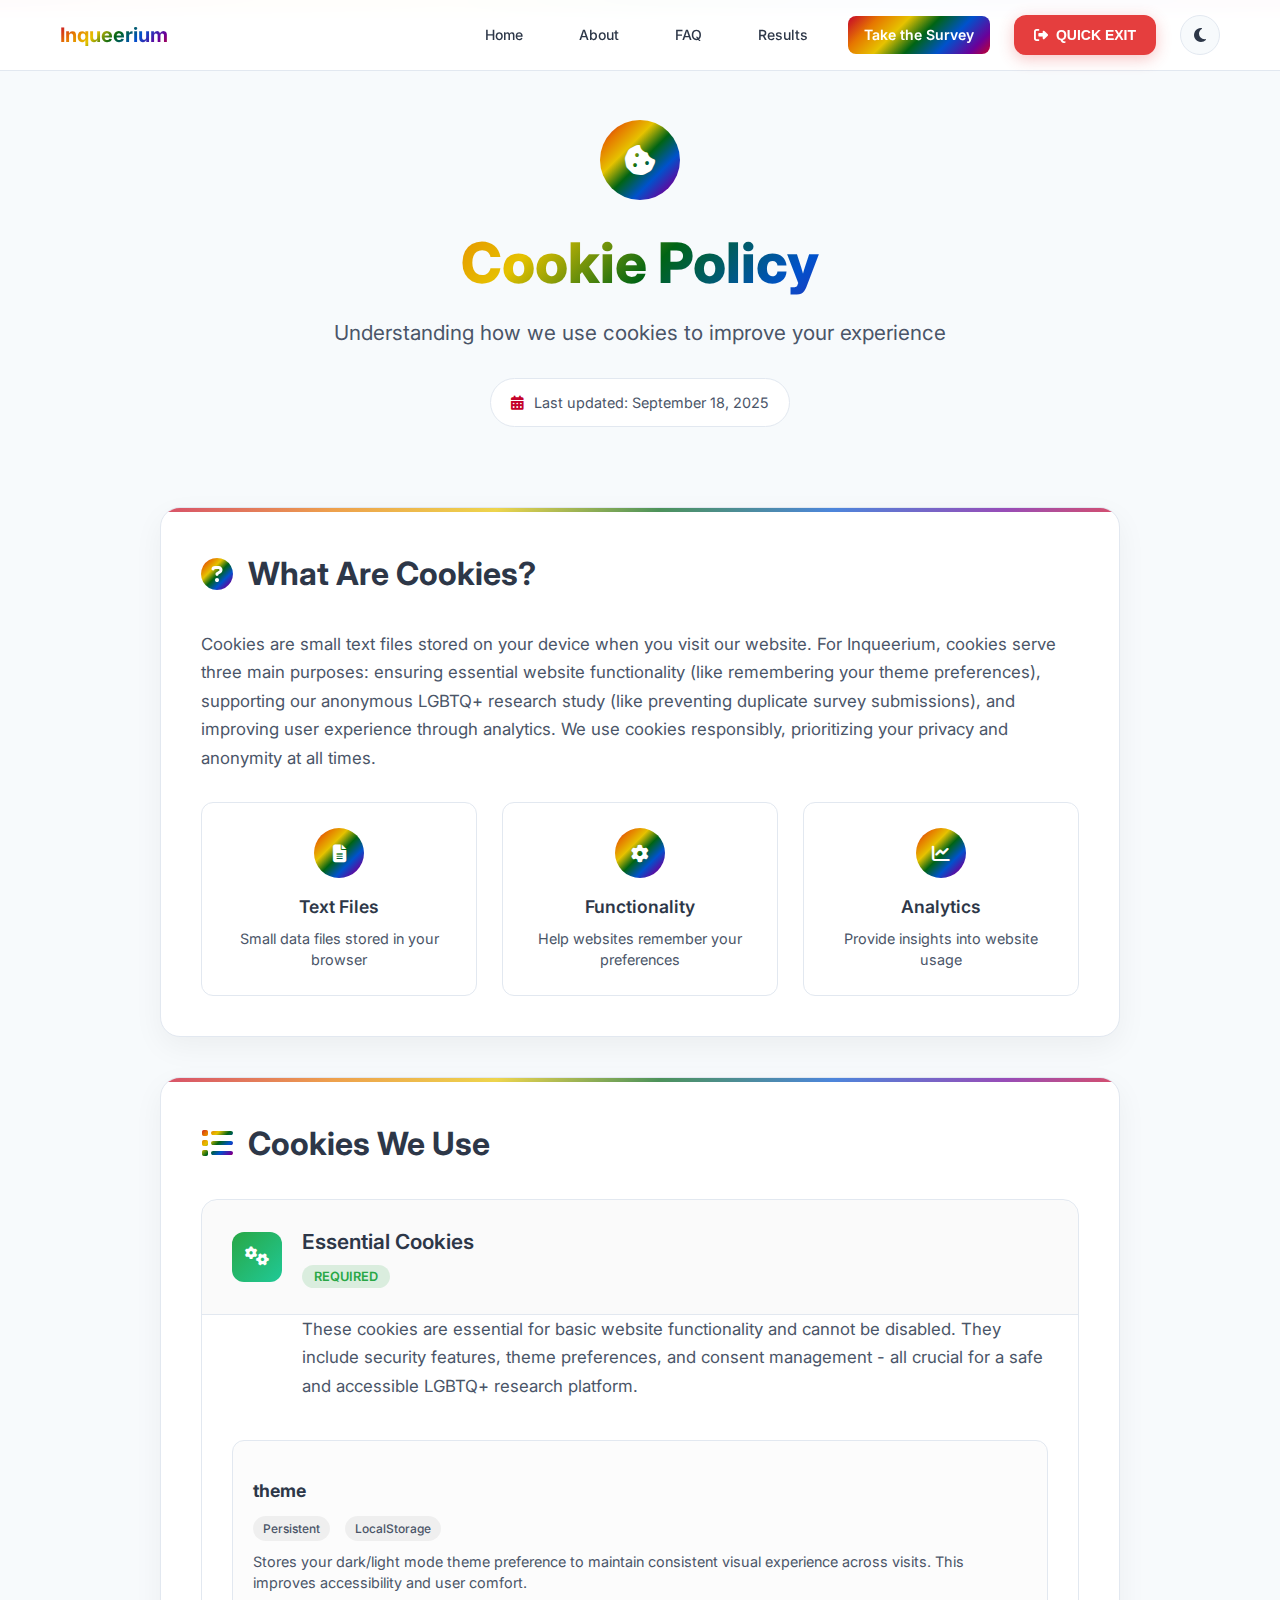
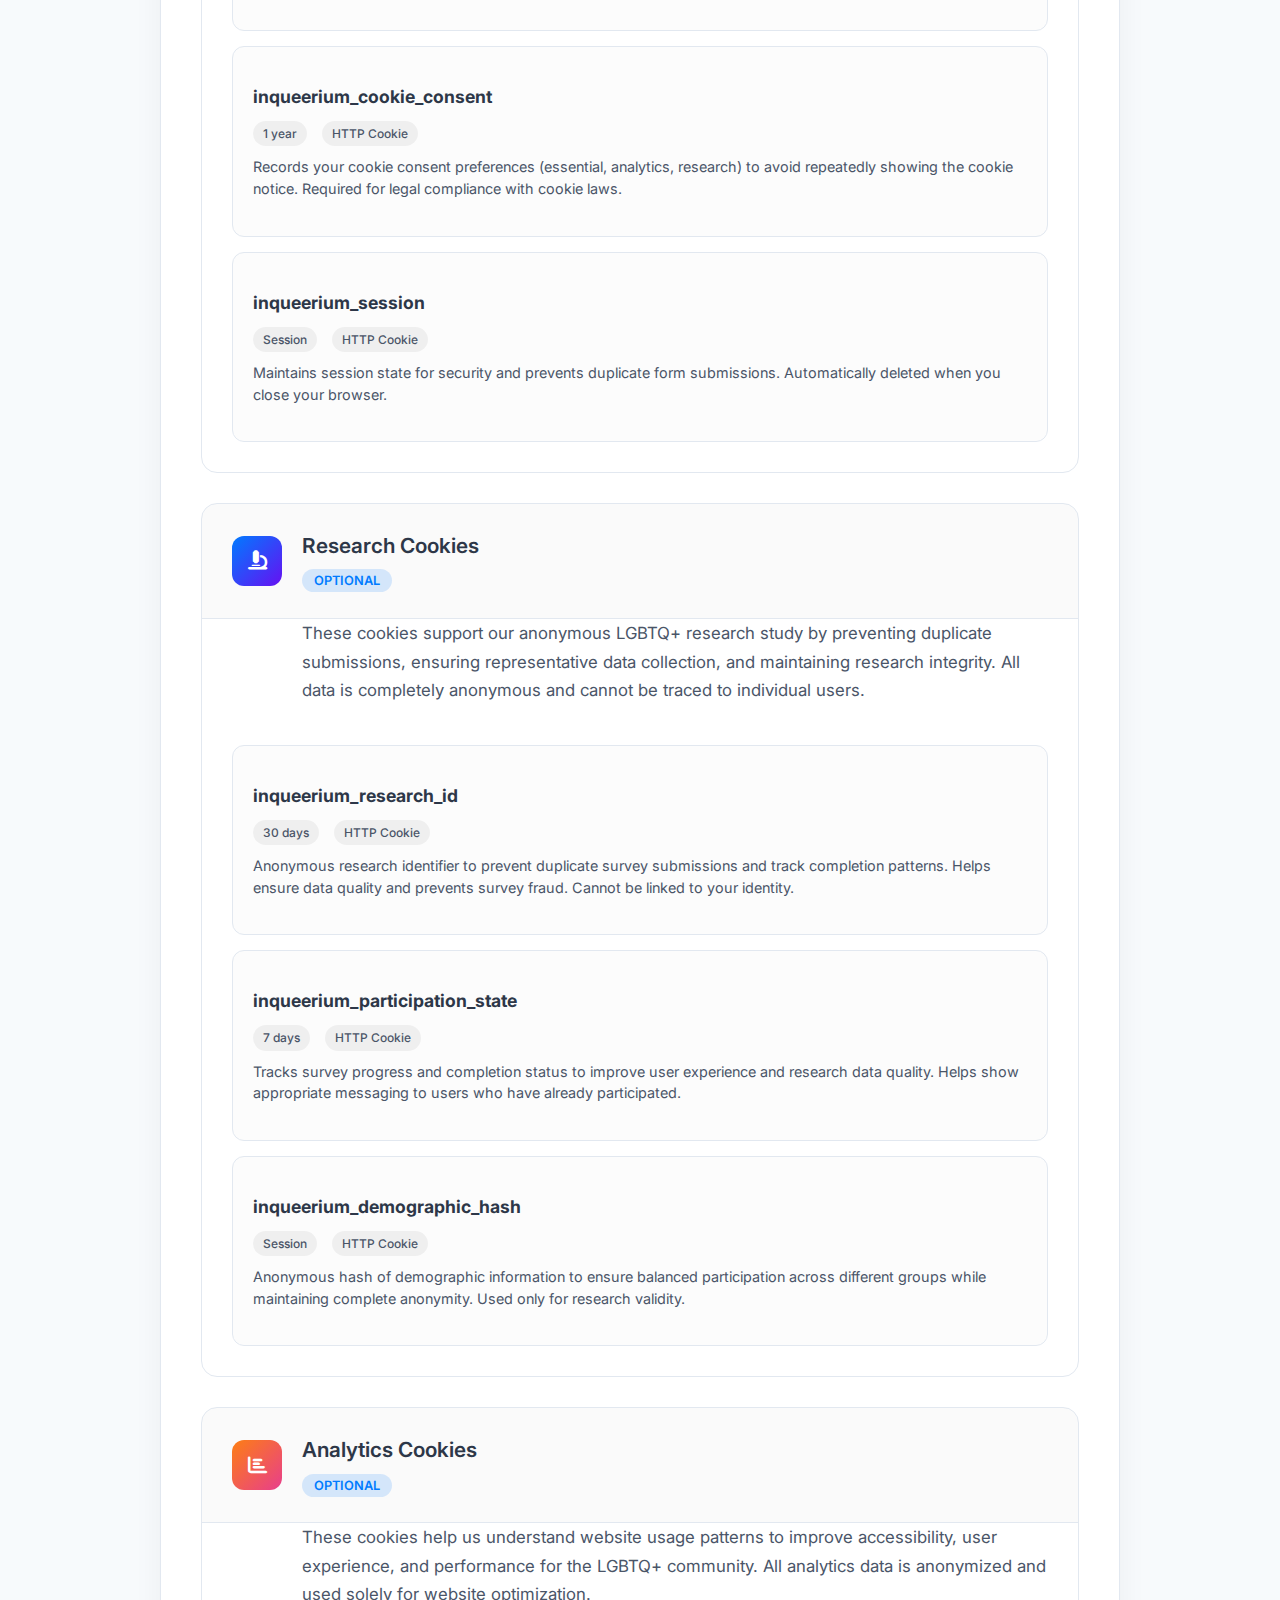
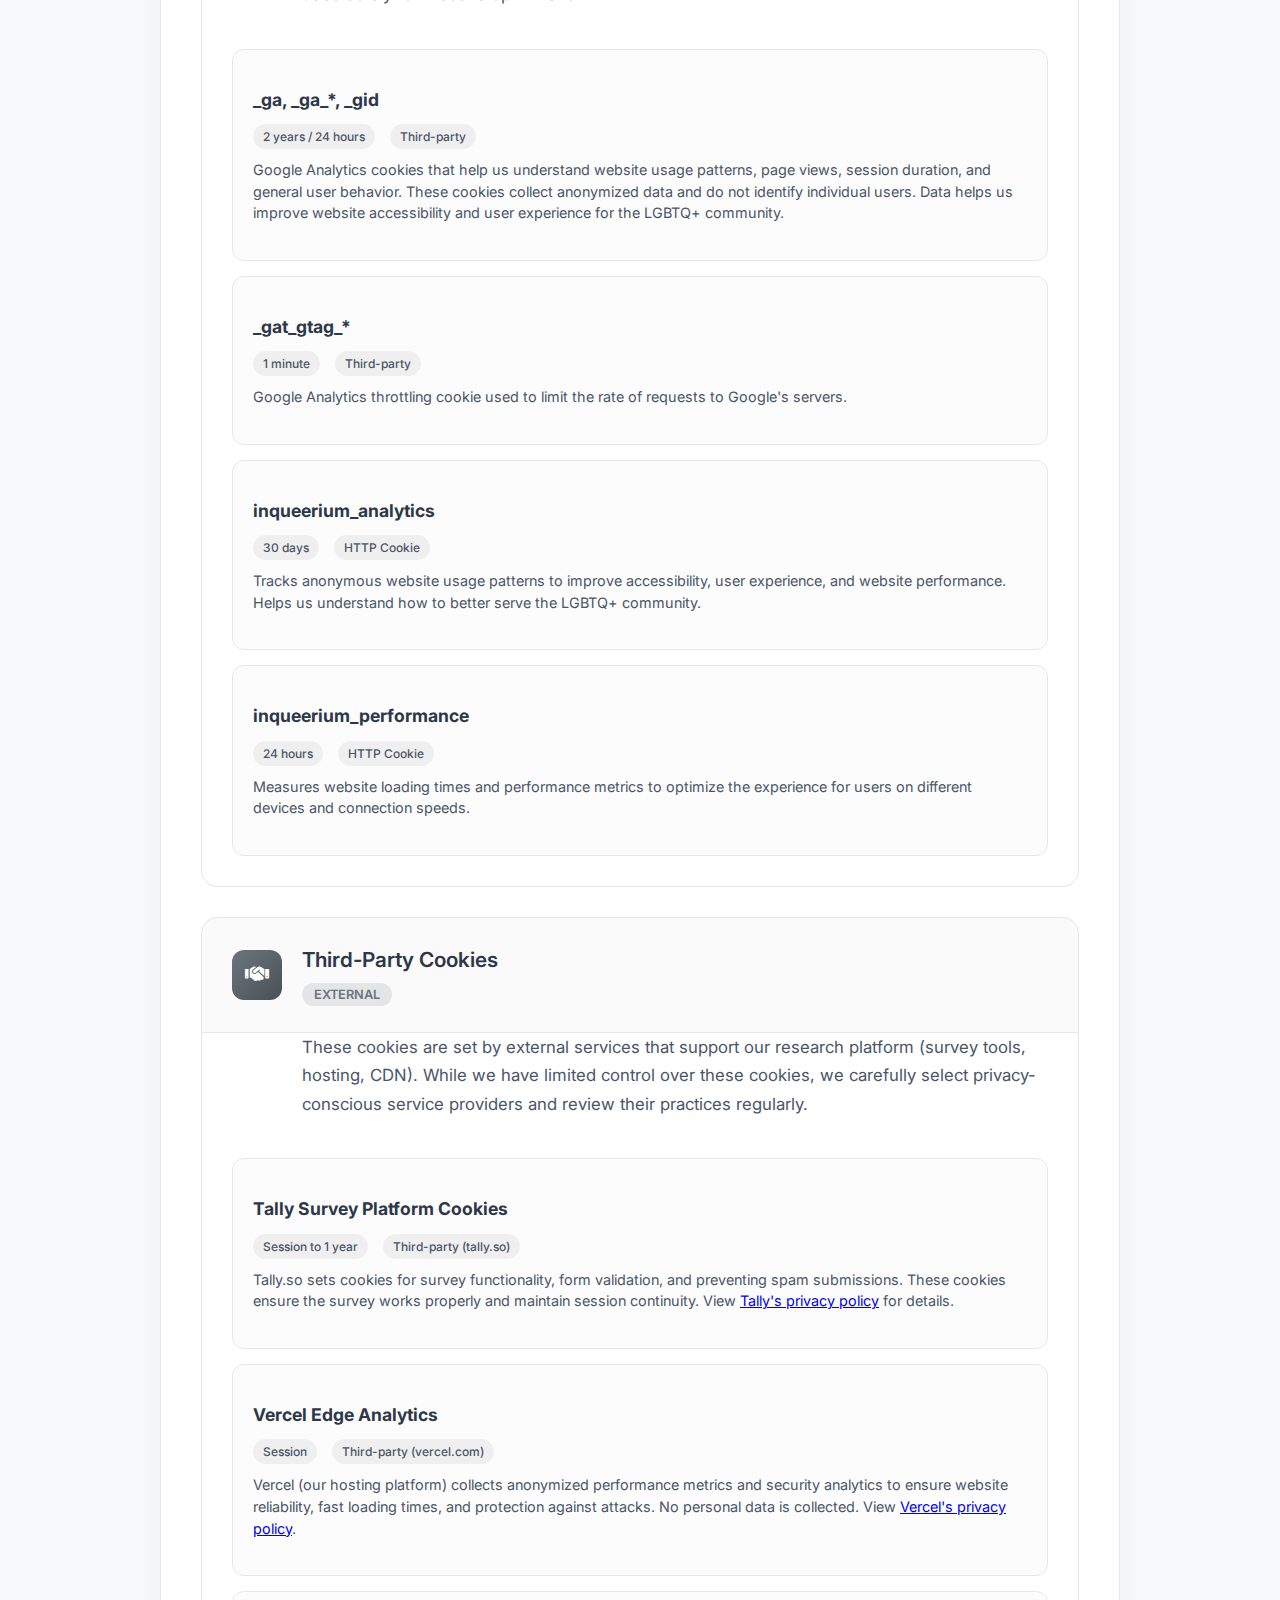
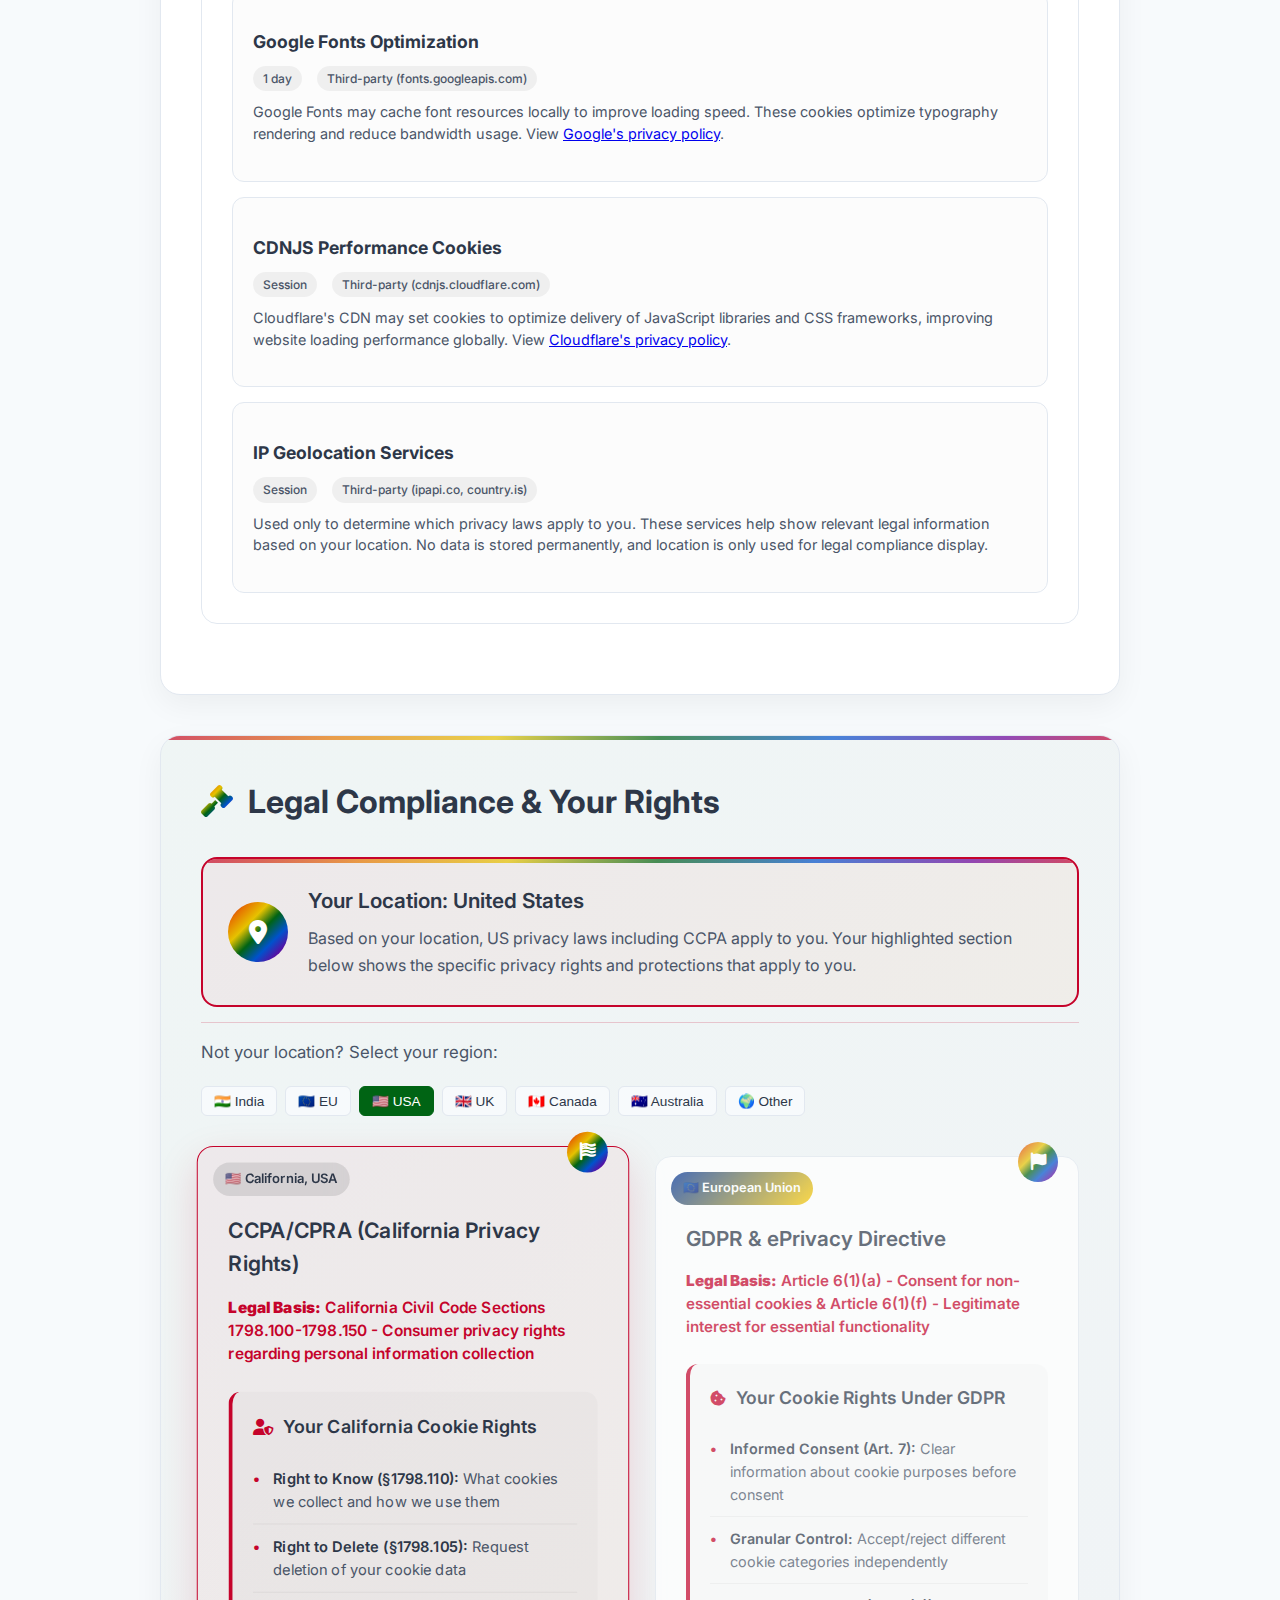
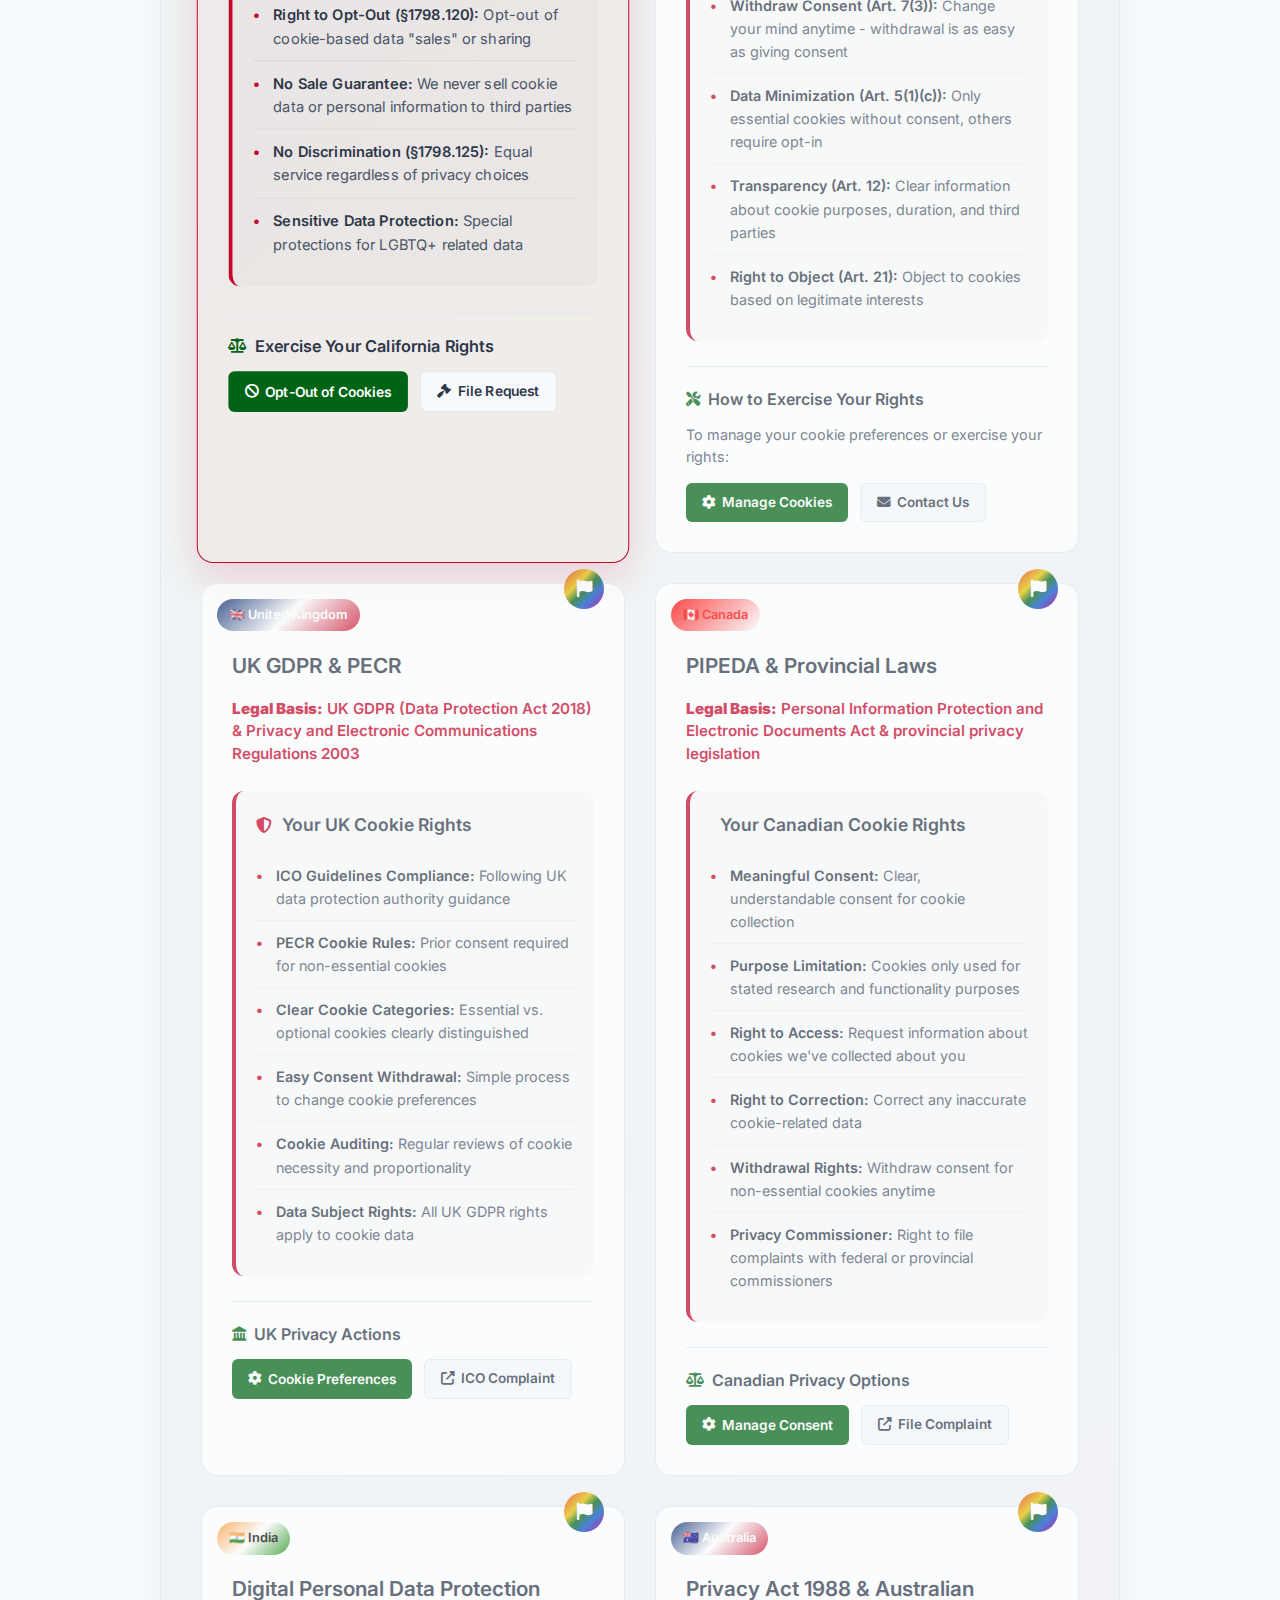
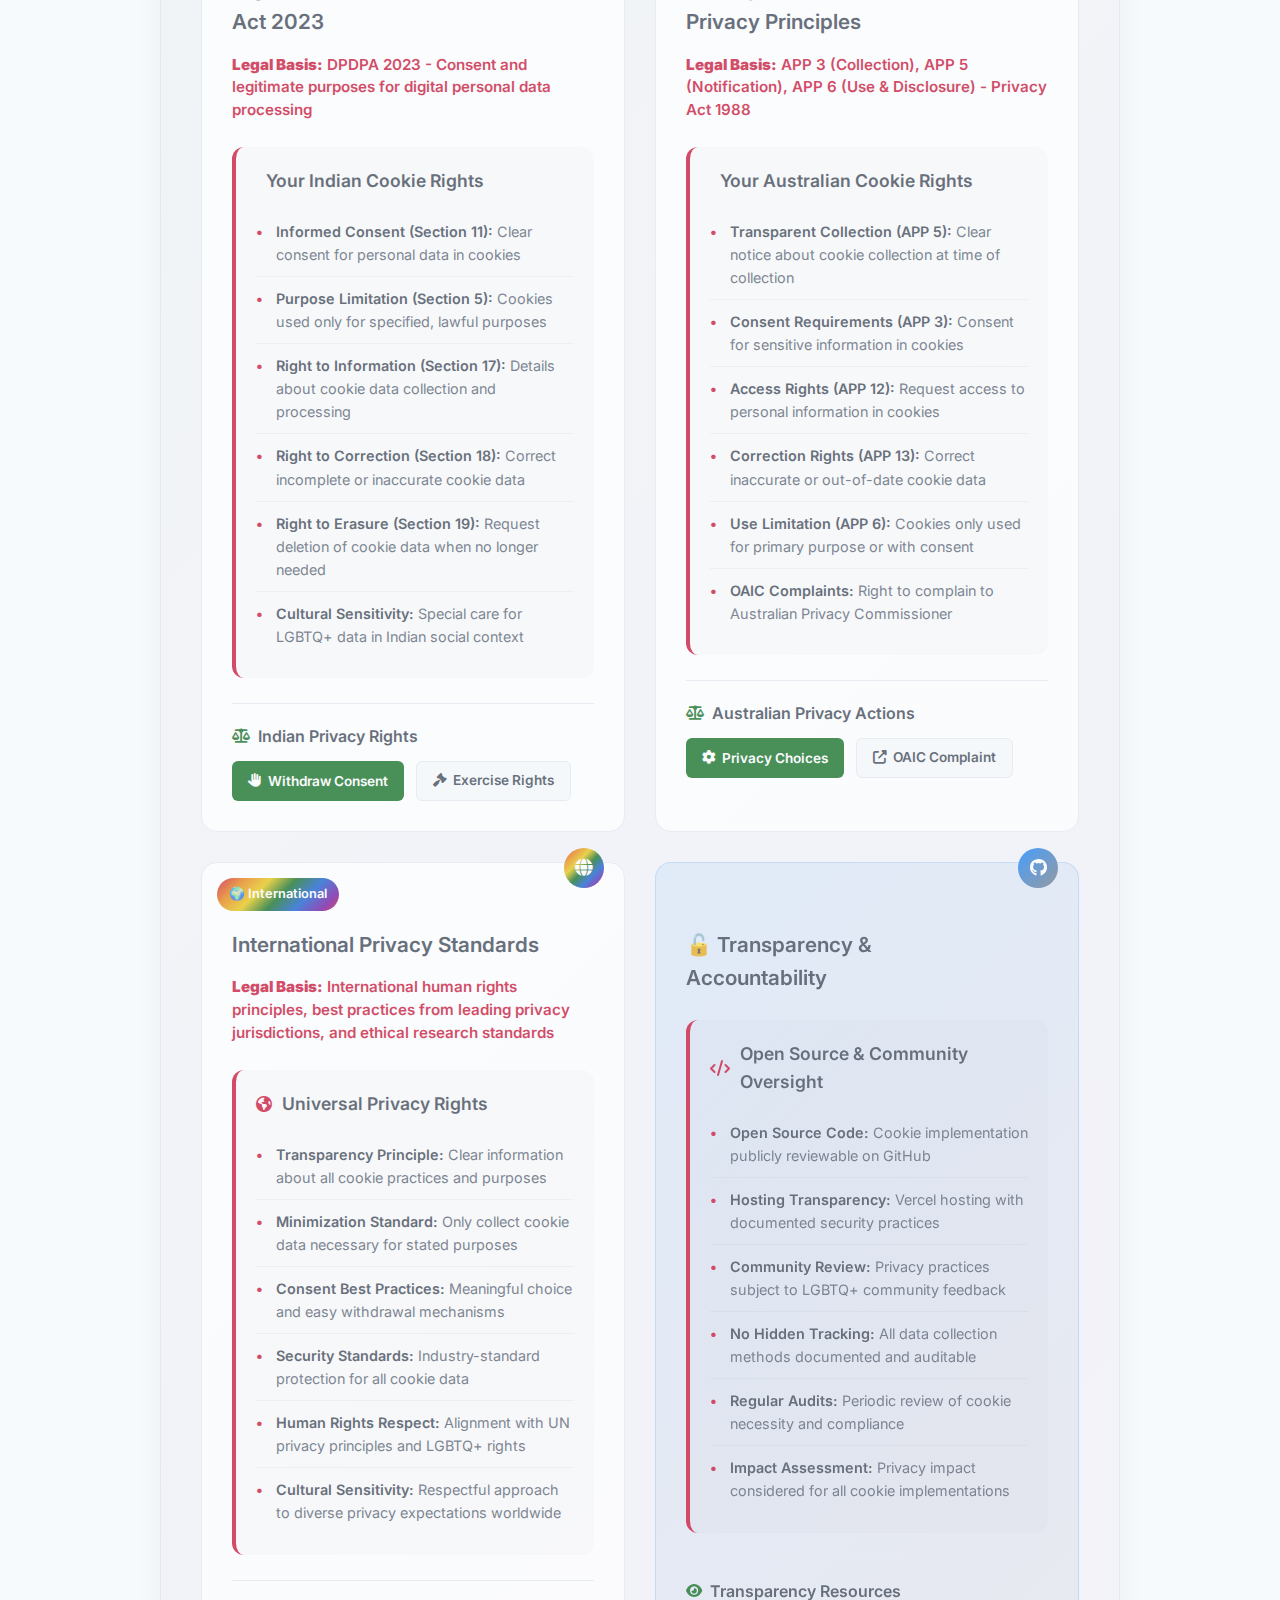
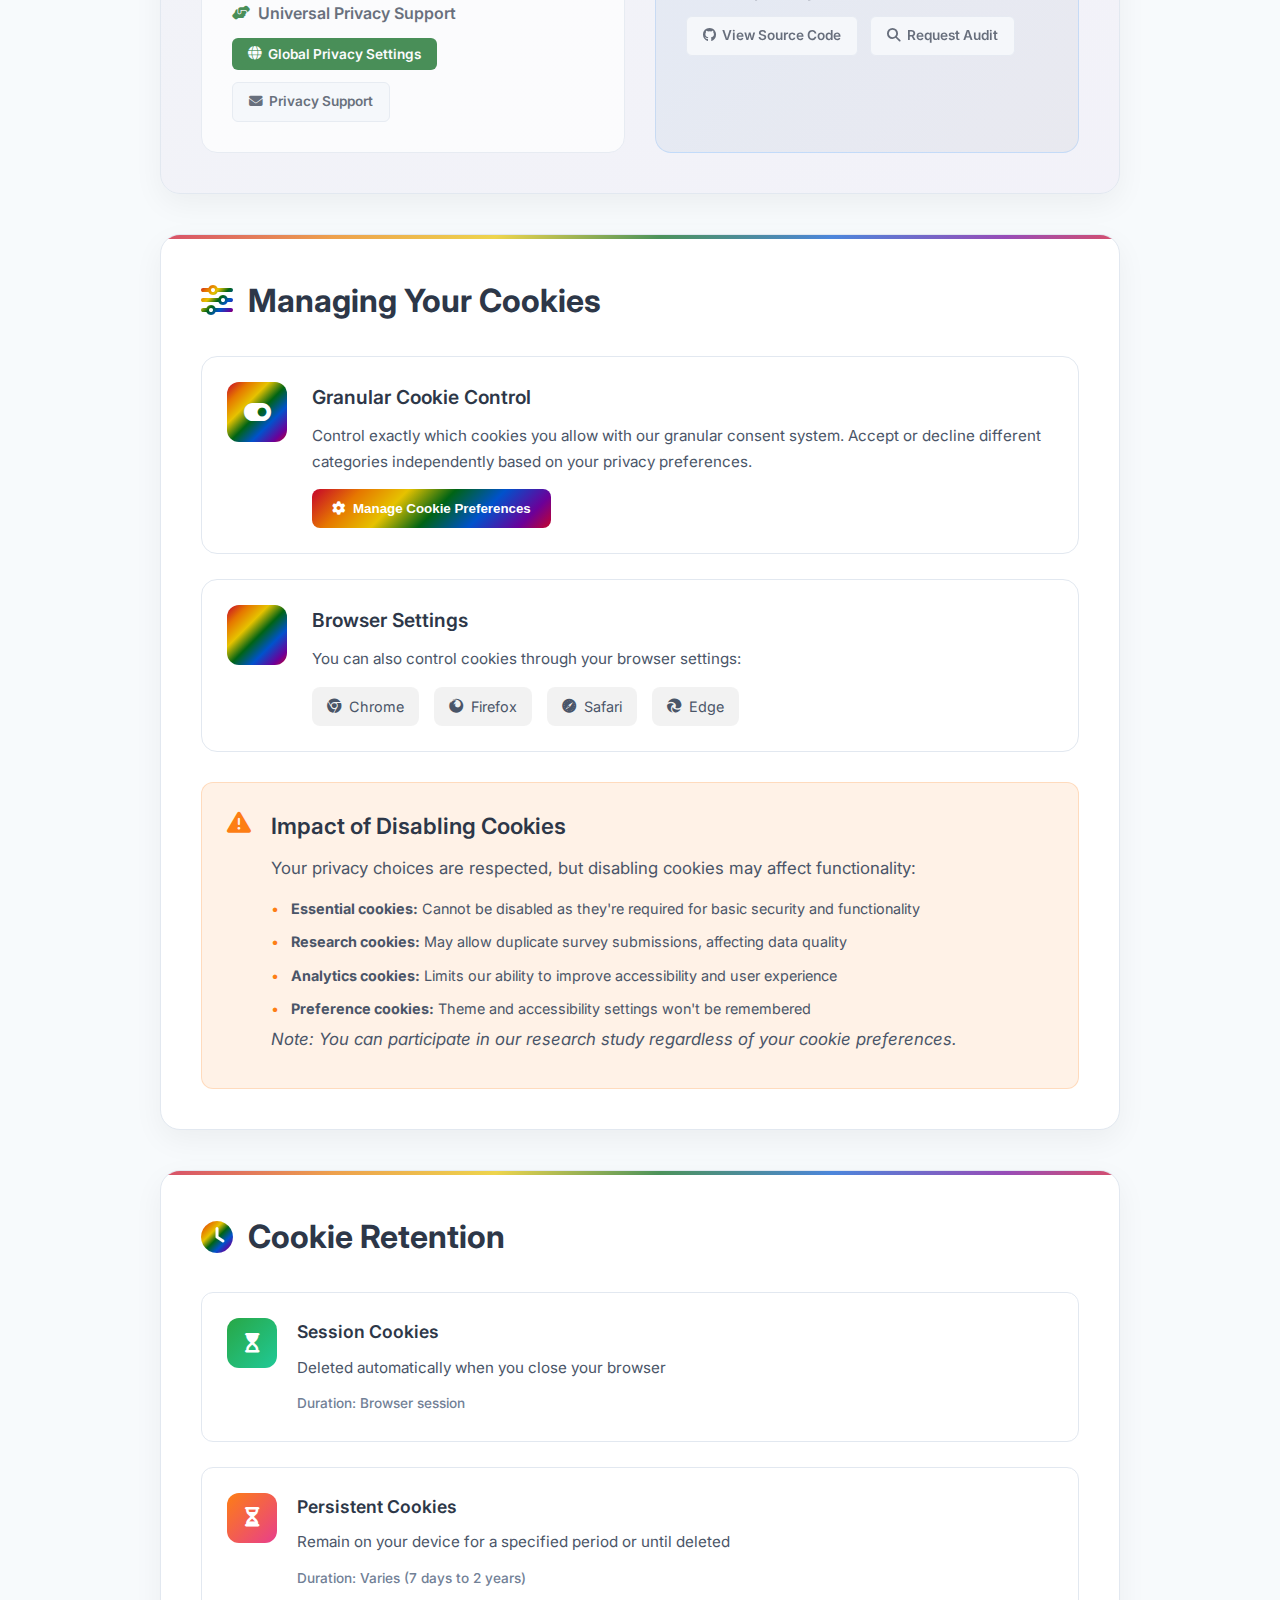
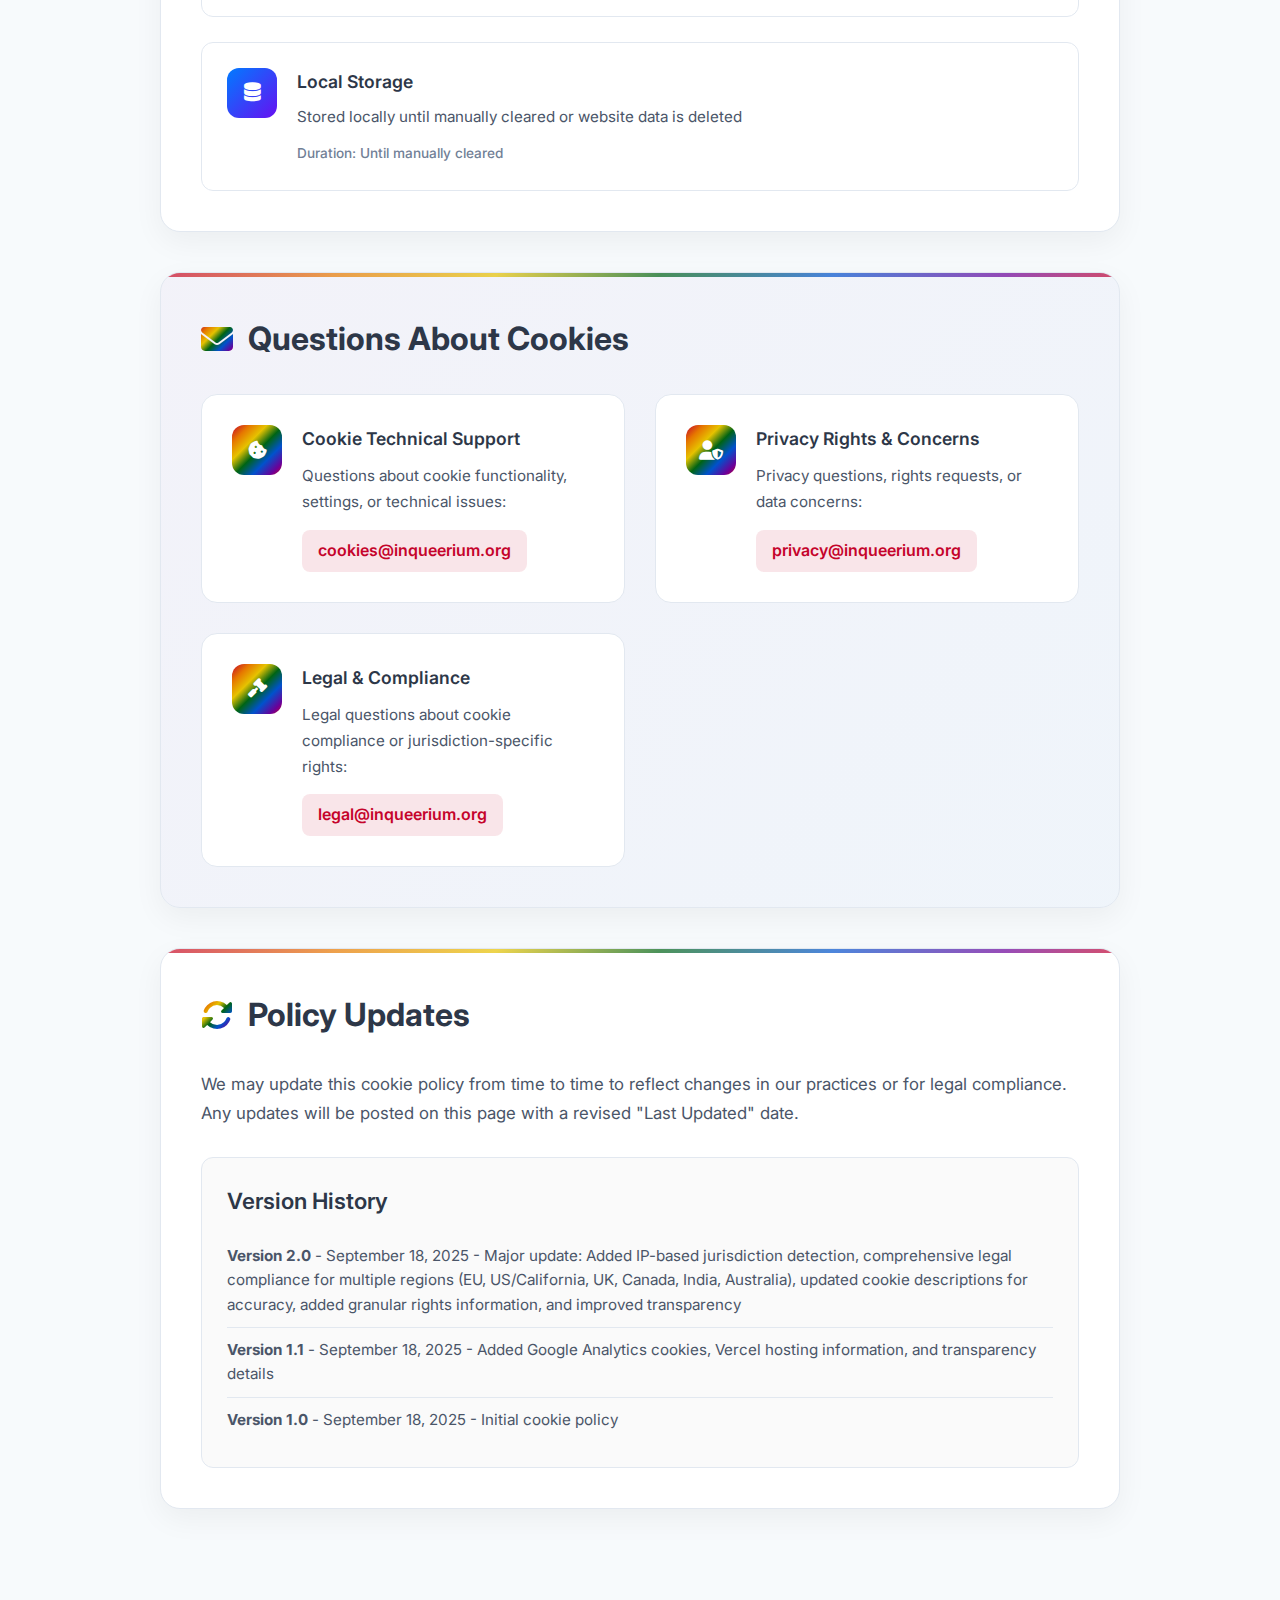
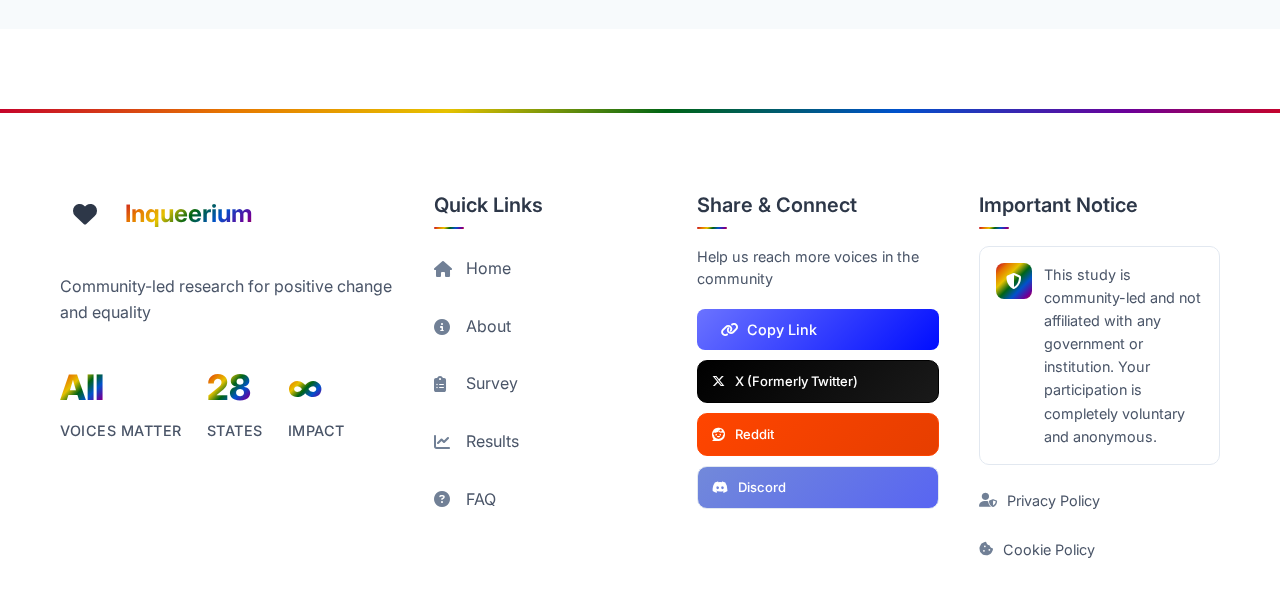
<file: cookie-policy.html>
<!DOCTYPE html>
<html lang="en">
<head>
    <meta charset="UTF-8">
    <meta name="viewport" content="width=device-width, initial-scale=1.0">
    <title>Cookie Policy - Inqueerium</title>
    <meta name="description" content="Inqueerium Cookie Policy: Understanding how we use cookies in our anonymous LGBTQ+ research study.">
    <link rel="preconnect" href="https://fonts.googleapis.com">
    <link rel="preconnect" href="https://fonts.gstatic.com" crossorigin>
    <link href="https://fonts.googleapis.com/css2?family=Inter:wght@300;400;500;600;700&display=swap" rel="stylesheet">
    <link rel="stylesheet" href="https://cdnjs.cloudflare.com/ajax/libs/font-awesome/6.4.0/css/all.min.css">
    <link rel="stylesheet" href="style.css">
</head>
<body>
    <!-- Navigation -->
    <nav class="navbar" id="navbar">
        <div class="nav-container">
            <div class="nav-logo">
                <a href="index.html" class="logo-link">
                    <span class="logo-text">Inqueerium</span>
                </a>
            </div>
            <div class="nav-menu" id="nav-menu">
                <a href="index.html" class="nav-link">Home</a>
                <a href="index.html#about" class="nav-link">About</a>
                <a href="index.html#faq" class="nav-link">FAQ</a>
                <a href="index.html#results" class="nav-link">Results</a>
                <a href="survey.html" class="nav-link survey-btn">Take the Survey</a>
                <button id="emergency-exit" class="emergency-btn" title="Emergency Exit - Instantly redirect to Google">
                    <i class="fas fa-sign-out-alt"></i> QUICK EXIT
                </button>
                <button id="theme-toggle" class="theme-toggle" title="Toggle Dark Mode">
                    <i class="fas fa-moon" id="theme-icon"></i>
                </button>
            </div>
            <div class="hamburger" id="hamburger">
                <span class="bar"></span>
                <span class="bar"></span>
                <span class="bar"></span>
            </div>
        </div>
    </nav>

    <!-- Main Cookie Policy Content -->
    <main class="policy-container">
        <div class="container">
            <div class="policy-header">
                <div class="policy-hero">
                    <div class="policy-icon">
                        <i class="fas fa-cookie-bite"></i>
                    </div>
                    <h1>Cookie Policy</h1>
                    <p class="policy-subtitle">Understanding how we use cookies to improve your experience</p>
                    <div class="last-updated">
                        <i class="fas fa-calendar-alt"></i>
                        <span>Last updated: September 18, 2025</span>
                    </div>
                </div>
            </div>

            <div class="policy-content">
                <!-- What Are Cookies -->
                <section class="policy-section">
                    <h2><i class="fas fa-question-circle"></i> What Are Cookies?</h2>
                    <p>Cookies are small text files stored on your device when you visit our website. For Inqueerium, cookies serve three main purposes: ensuring essential website functionality (like remembering your theme preferences), supporting our anonymous LGBTQ+ research study (like preventing duplicate survey submissions), and improving user experience through analytics. We use cookies responsibly, prioritizing your privacy and anonymity at all times.</p>
                    
                    <div class="cookie-info-grid">
                        <div class="cookie-info-card">
                            <div class="cookie-info-icon">
                                <i class="fas fa-file-alt"></i>
                            </div>
                            <h3>Text Files</h3>
                            <p>Small data files stored in your browser</p>
                        </div>
                        <div class="cookie-info-card">
                            <div class="cookie-info-icon">
                                <i class="fas fa-cog"></i>
                            </div>
                            <h3>Functionality</h3>
                            <p>Help websites remember your preferences</p>
                        </div>
                        <div class="cookie-info-card">
                            <div class="cookie-info-icon">
                                <i class="fas fa-chart-line"></i>
                            </div>
                            <h3>Analytics</h3>
                            <p>Provide insights into website usage</p>
                        </div>
                    </div>
                </section>

                <!-- Cookies We Use -->
                <section class="policy-section">
                    <h2><i class="fas fa-list"></i> Cookies We Use</h2>
                    
                    <div class="cookie-categories">
                        <!-- Essential Cookies -->
                        <div class="cookie-category">
                            <div class="category-header">
                                <div class="category-icon essential">
                                    <i class="fas fa-cogs"></i>
                                </div>
                                <div class="category-info">
                                    <h3>Essential Cookies</h3>
                                    <span class="category-status required">Required</span>
                                </div>
                            </div>
                            <div class="category-description">
                                <p>These cookies are essential for basic website functionality and cannot be disabled. They include security features, theme preferences, and consent management - all crucial for a safe and accessible LGBTQ+ research platform.</p>
                            </div>
                            <div class="cookie-list">
                                <div class="cookie-item">
                                    <div class="cookie-details">
                                        <h4>theme</h4>
                                        <div class="cookie-meta">
                                            <span class="cookie-duration">Persistent</span>
                                            <span class="cookie-type">LocalStorage</span>
                                        </div>
                                        <p>Stores your dark/light mode theme preference to maintain consistent visual experience across visits. This improves accessibility and user comfort.</p>
                                    </div>
                                </div>
                                
                                <div class="cookie-item">
                                    <div class="cookie-details">
                                        <h4>inqueerium_cookie_consent</h4>
                                        <div class="cookie-meta">
                                            <span class="cookie-duration">1 year</span>
                                            <span class="cookie-type">HTTP Cookie</span>
                                        </div>
                                        <p>Records your cookie consent preferences (essential, analytics, research) to avoid repeatedly showing the cookie notice. Required for legal compliance with cookie laws.</p>
                                    </div>
                                </div>
                                
                                <div class="cookie-item">
                                    <div class="cookie-details">
                                        <h4>inqueerium_session</h4>
                                        <div class="cookie-meta">
                                            <span class="cookie-duration">Session</span>
                                            <span class="cookie-type">HTTP Cookie</span>
                                        </div>
                                        <p>Maintains session state for security and prevents duplicate form submissions. Automatically deleted when you close your browser.</p>
                                    </div>
                                </div>
                            </div>
                        </div>

                        <!-- Research Cookies -->
                        <div class="cookie-category">
                            <div class="category-header">
                                <div class="category-icon research">
                                    <i class="fas fa-microscope"></i>
                                </div>
                                <div class="category-info">
                                    <h3>Research Cookies</h3>
                                    <span class="category-status optional">Optional</span>
                                </div>
                            </div>
                            <div class="category-description">
                                <p>These cookies support our anonymous LGBTQ+ research study by preventing duplicate submissions, ensuring representative data collection, and maintaining research integrity. All data is completely anonymous and cannot be traced to individual users.</p>
                            </div>
                            <div class="cookie-list">
                                <div class="cookie-item">
                                    <div class="cookie-details">
                                        <h4>inqueerium_research_id</h4>
                                        <div class="cookie-meta">
                                            <span class="cookie-duration">30 days</span>
                                            <span class="cookie-type">HTTP Cookie</span>
                                        </div>
                                        <p>Anonymous research identifier to prevent duplicate survey submissions and track completion patterns. Helps ensure data quality and prevents survey fraud. Cannot be linked to your identity.</p>
                                    </div>
                                </div>
                                
                                <div class="cookie-item">
                                    <div class="cookie-details">
                                        <h4>inqueerium_participation_state</h4>
                                        <div class="cookie-meta">
                                            <span class="cookie-duration">7 days</span>
                                            <span class="cookie-type">HTTP Cookie</span>
                                        </div>
                                        <p>Tracks survey progress and completion status to improve user experience and research data quality. Helps show appropriate messaging to users who have already participated.</p>
                                    </div>
                                </div>
                                
                                <div class="cookie-item">
                                    <div class="cookie-details">
                                        <h4>inqueerium_demographic_hash</h4>
                                        <div class="cookie-meta">
                                            <span class="cookie-duration">Session</span>
                                            <span class="cookie-type">HTTP Cookie</span>
                                        </div>
                                        <p>Anonymous hash of demographic information to ensure balanced participation across different groups while maintaining complete anonymity. Used only for research validity.</p>
                                    </div>
                                </div>
                            </div>
                        </div>

                        <!-- Analytics Cookies -->
                        <div class="cookie-category">
                            <div class="category-header">
                                <div class="category-icon analytics">
                                    <i class="fas fa-chart-bar"></i>
                                </div>
                                <div class="category-info">
                                    <h3>Analytics Cookies</h3>
                                    <span class="category-status optional">Optional</span>
                                </div>
                            </div>
                            <div class="category-description">
                                <p>These cookies help us understand website usage patterns to improve accessibility, user experience, and performance for the LGBTQ+ community. All analytics data is anonymized and used solely for website optimization.</p>
                            </div>
                            <div class="cookie-list">
                                <div class="cookie-item">
                                    <div class="cookie-details">
                                        <h4>_ga, _ga_*, _gid</h4>
                                        <div class="cookie-meta">
                                            <span class="cookie-duration">2 years / 24 hours</span>
                                            <span class="cookie-type">Third-party</span>
                                        </div>
                                        <p>Google Analytics cookies that help us understand website usage patterns, page views, session duration, and general user behavior. These cookies collect anonymized data and do not identify individual users. Data helps us improve website accessibility and user experience for the LGBTQ+ community.</p>
                                    </div>
                                </div>
                                
                                <div class="cookie-item">
                                    <div class="cookie-details">
                                        <h4>_gat_gtag_*</h4>
                                        <div class="cookie-meta">
                                            <span class="cookie-duration">1 minute</span>
                                            <span class="cookie-type">Third-party</span>
                                        </div>
                                        <p>Google Analytics throttling cookie used to limit the rate of requests to Google's servers.</p>
                                    </div>
                                </div>
                                
                                <div class="cookie-item">
                                    <div class="cookie-details">
                                        <h4>inqueerium_analytics</h4>
                                        <div class="cookie-meta">
                                            <span class="cookie-duration">30 days</span>
                                            <span class="cookie-type">HTTP Cookie</span>
                                        </div>
                                        <p>Tracks anonymous website usage patterns to improve accessibility, user experience, and website performance. Helps us understand how to better serve the LGBTQ+ community.</p>
                                    </div>
                                </div>
                                
                                <div class="cookie-item">
                                    <div class="cookie-details">
                                        <h4>inqueerium_performance</h4>
                                        <div class="cookie-meta">
                                            <span class="cookie-duration">24 hours</span>
                                            <span class="cookie-type">HTTP Cookie</span>
                                        </div>
                                        <p>Measures website loading times and performance metrics to optimize the experience for users on different devices and connection speeds.</p>
                                    </div>
                                </div>
                            </div>
                        </div>

                        <!-- Third-Party Cookies -->
                        <div class="cookie-category">
                            <div class="category-header">
                                <div class="category-icon third-party">
                                    <i class="fas fa-handshake"></i>
                                </div>
                                <div class="category-info">
                                    <h3>Third-Party Cookies</h3>
                                    <span class="category-status external">External</span>
                                </div>
                            </div>
                            <div class="category-description">
                                <p>These cookies are set by external services that support our research platform (survey tools, hosting, CDN). While we have limited control over these cookies, we carefully select privacy-conscious service providers and review their practices regularly.</p>
                            </div>
                            <div class="cookie-list">
                                <div class="cookie-item">
                                    <div class="cookie-details">
                                        <h4>Tally Survey Platform Cookies</h4>
                                        <div class="cookie-meta">
                                            <span class="cookie-duration">Session to 1 year</span>
                                            <span class="cookie-type">Third-party (tally.so)</span>
                                        </div>
                                        <p>Tally.so sets cookies for survey functionality, form validation, and preventing spam submissions. These cookies ensure the survey works properly and maintain session continuity. View <a href="https://tally.so/privacy" target="_blank" rel="noopener">Tally's privacy policy</a> for details.</p>
                                    </div>
                                </div>
                                
                                <div class="cookie-item">
                                    <div class="cookie-details">
                                        <h4>Vercel Edge Analytics</h4>
                                        <div class="cookie-meta">
                                            <span class="cookie-duration">Session</span>
                                            <span class="cookie-type">Third-party (vercel.com)</span>
                                        </div>
                                        <p>Vercel (our hosting platform) collects anonymized performance metrics and security analytics to ensure website reliability, fast loading times, and protection against attacks. No personal data is collected. View <a href="https://vercel.com/legal/privacy-policy" target="_blank" rel="noopener">Vercel's privacy policy</a>.</p>
                                    </div>
                                </div>
                                
                                <div class="cookie-item">
                                    <div class="cookie-details">
                                        <h4>Google Fonts Optimization</h4>
                                        <div class="cookie-meta">
                                            <span class="cookie-duration">1 day</span>
                                            <span class="cookie-type">Third-party (fonts.googleapis.com)</span>
                                        </div>
                                        <p>Google Fonts may cache font resources locally to improve loading speed. These cookies optimize typography rendering and reduce bandwidth usage. View <a href="https://policies.google.com/privacy" target="_blank" rel="noopener">Google's privacy policy</a>.</p>
                                    </div>
                                </div>
                                
                                <div class="cookie-item">
                                    <div class="cookie-details">
                                        <h4>CDNJS Performance Cookies</h4>
                                        <div class="cookie-meta">
                                            <span class="cookie-duration">Session</span>
                                            <span class="cookie-type">Third-party (cdnjs.cloudflare.com)</span>
                                        </div>
                                        <p>Cloudflare's CDN may set cookies to optimize delivery of JavaScript libraries and CSS frameworks, improving website loading performance globally. View <a href="https://www.cloudflare.com/privacypolicy/" target="_blank" rel="noopener">Cloudflare's privacy policy</a>.</p>
                                    </div>
                                </div>
                                
                                <div class="cookie-item">
                                    <div class="cookie-details">
                                        <h4>IP Geolocation Services</h4>
                                        <div class="cookie-meta">
                                            <span class="cookie-duration">Session</span>
                                            <span class="cookie-type">Third-party (ipapi.co, country.is)</span>
                                        </div>
                                        <p>Used only to determine which privacy laws apply to you. These services help show relevant legal information based on your location. No data is stored permanently, and location is only used for legal compliance display.</p>
                                    </div>
                                </div>
                            </div>
                        </div>
                    </div>
                </section>

                <!-- Legal Compliance -->
                <section class="policy-section legal-section">
                    <h2><i class="fas fa-gavel"></i> Legal Compliance & Your Rights</h2>
                    
                    <div class="jurisdiction-detector">
                        <div class="jurisdiction-status" id="jurisdiction-status">
                            <div class="status-icon">
                                <i class="fas fa-globe"></i>
                            </div>
                            <div class="status-content">
                                <h3>Detecting Your Location...</h3>
                                <p>We're determining which cookie laws apply to you based on your location.</p>
                            </div>
                        </div>
                        <div class="location-override" id="location-override" style="display: none;">
                            <p class="override-text">Not your location? Select your region:</p>
                            <div class="location-buttons">
                                <button class="location-btn" data-jurisdiction="in">🇮🇳 India</button>
                                <button class="location-btn" data-jurisdiction="eu">🇪🇺 EU</button>
                                <button class="location-btn" data-jurisdiction="us-ca">🇺🇸 USA</button>
                                <button class="location-btn" data-jurisdiction="uk">🇬🇧 UK</button>
                                <button class="location-btn" data-jurisdiction="ca">🇨🇦 Canada</button>
                                <button class="location-btn" data-jurisdiction="au">🇦🇺 Australia</button>
                                <button class="location-btn" data-jurisdiction="other">🌍 Other</button>
                            </div>
                        </div>
                    </div>
                    
                    <div class="legal-grid">
                        <div class="legal-card" id="legal-eu">
                            <div class="legal-flag">
                                <i class="fas fa-flag"></i>
                            </div>
                            <div class="jurisdiction-badge eu">
                                <span>🇪🇺 European Union</span>
                            </div>
                            <h3>GDPR & ePrivacy Directive</h3>
                            <p><strong>Legal Basis:</strong> Article 6(1)(a) - Consent for non-essential cookies & Article 6(1)(f) - Legitimate interest for essential functionality</p>
                            
                            <div class="legal-details">
                                <div class="legal-subsection">
                                    <h4><i class="fas fa-cookie-bite"></i> Your Cookie Rights Under GDPR</h4>
                                    <ul>
                                        <li><strong>Informed Consent (Art. 7):</strong> Clear information about cookie purposes before consent</li>
                                        <li><strong>Granular Control:</strong> Accept/reject different cookie categories independently</li>
                                        <li><strong>Withdraw Consent (Art. 7(3)):</strong> Change your mind anytime - withdrawal is as easy as giving consent</li>
                                        <li><strong>Data Minimization (Art. 5(1)(c)):</strong> Only essential cookies without consent, others require opt-in</li>
                                        <li><strong>Transparency (Art. 12):</strong> Clear information about cookie purposes, duration, and third parties</li>
                                        <li><strong>Right to Object (Art. 21):</strong> Object to cookies based on legitimate interests</li>
                                    </ul>
                                </div>
                                
                                <div class="compliance-actions">
                                    <h4><i class="fas fa-tools"></i> How to Exercise Your Rights</h4>
                                    <p>To manage your cookie preferences or exercise your rights:</p>
                                    <div class="action-buttons">
                                        <button class="cookie-settings-btn" onclick="showCookieSettings()">
                                            <i class="fas fa-cog"></i> Manage Cookies
                                        </button>
                                        <a href="mailto:privacy@inqueerium.org?subject=Cookie%20Rights%20Request" class="contact-btn">
                                            <i class="fas fa-envelope"></i> Contact Us
                                        </a>
                                    </div>
                                </div>
                            </div>
                        </div>

                        <div class="legal-card" id="legal-us-ca">
                            <div class="legal-flag">
                                <i class="fas fa-flag-usa"></i>
                            </div>
                            <div class="jurisdiction-badge us">
                                <span>🇺🇸 California, USA</span>
                            </div>
                            <h3>CCPA/CPRA (California Privacy Rights)</h3>
                            <p><strong>Legal Basis:</strong> California Civil Code Sections 1798.100-1798.150 - Consumer privacy rights regarding personal information collection</p>
                            
                            <div class="legal-details">
                                <div class="legal-subsection">
                                    <h4><i class="fas fa-user-shield"></i> Your California Cookie Rights</h4>
                                    <ul>
                                        <li><strong>Right to Know (§1798.110):</strong> What cookies we collect and how we use them</li>
                                        <li><strong>Right to Delete (§1798.105):</strong> Request deletion of your cookie data</li>
                                        <li><strong>Right to Opt-Out (§1798.120):</strong> Opt-out of cookie-based data "sales" or sharing</li>
                                        <li><strong>No Sale Guarantee:</strong> We never sell cookie data or personal information to third parties</li>
                                        <li><strong>No Discrimination (§1798.125):</strong> Equal service regardless of privacy choices</li>
                                        <li><strong>Sensitive Data Protection:</strong> Special protections for LGBTQ+ related data</li>
                                    </ul>
                                </div>
                                
                                <div class="compliance-actions">
                                    <h4><i class="fas fa-balance-scale"></i> Exercise Your California Rights</h4>
                                    <div class="action-buttons">
                                        <button class="cookie-settings-btn" onclick="showCookieSettings()">
                                            <i class="fas fa-ban"></i> Opt-Out of Cookies
                                        </button>
                                        <a href="mailto:privacy@inqueerium.org?subject=CCPA%20Cookie%20Request" class="contact-btn">
                                            <i class="fas fa-gavel"></i> File Request
                                        </a>
                                    </div>
                                </div>
                            </div>
                        </div>

                        <div class="legal-card" id="legal-uk">
                            <div class="legal-flag">
                                <i class="fas fa-flag"></i>
                            </div>
                            <div class="jurisdiction-badge uk">
                                <span>🇬🇧 United Kingdom</span>
                            </div>
                            <h3>UK GDPR & PECR</h3>
                            <p><strong>Legal Basis:</strong> UK GDPR (Data Protection Act 2018) & Privacy and Electronic Communications Regulations 2003</p>
                            
                            <div class="legal-details">
                                <div class="legal-subsection">
                                    <h4><i class="fas fa-shield-alt"></i> Your UK Cookie Rights</h4>
                                    <ul>
                                        <li><strong>ICO Guidelines Compliance:</strong> Following UK data protection authority guidance</li>
                                        <li><strong>PECR Cookie Rules:</strong> Prior consent required for non-essential cookies</li>
                                        <li><strong>Clear Cookie Categories:</strong> Essential vs. optional cookies clearly distinguished</li>
                                        <li><strong>Easy Consent Withdrawal:</strong> Simple process to change cookie preferences</li>
                                        <li><strong>Cookie Auditing:</strong> Regular reviews of cookie necessity and proportionality</li>
                                        <li><strong>Data Subject Rights:</strong> All UK GDPR rights apply to cookie data</li>
                                    </ul>
                                </div>
                                
                                <div class="compliance-actions">
                                    <h4><i class="fas fa-landmark"></i> UK Privacy Actions</h4>
                                    <div class="action-buttons">
                                        <button class="cookie-settings-btn" onclick="showCookieSettings()">
                                            <i class="fas fa-cog"></i> Cookie Preferences
                                        </button>
                                        <a href="https://ico.org.uk/make-a-complaint/" target="_blank" class="contact-btn">
                                            <i class="fas fa-external-link-alt"></i> ICO Complaint
                                        </a>
                                    </div>
                                </div>
                            </div>
                        </div>

                        <div class="legal-card" id="legal-ca">
                            <div class="legal-flag">
                                <i class="fas fa-flag"></i>
                            </div>
                            <div class="jurisdiction-badge ca">
                                <span>🇨🇦 Canada</span>
                            </div>
                            <h3>PIPEDA & Provincial Laws</h3>
                            <p><strong>Legal Basis:</strong> Personal Information Protection and Electronic Documents Act & provincial privacy legislation</p>
                            
                            <div class="legal-details">
                                <div class="legal-subsection">
                                    <h4><i class="fas fa-maple-leaf"></i> Your Canadian Cookie Rights</h4>
                                    <ul>
                                        <li><strong>Meaningful Consent:</strong> Clear, understandable consent for cookie collection</li>
                                        <li><strong>Purpose Limitation:</strong> Cookies only used for stated research and functionality purposes</li>
                                        <li><strong>Right to Access:</strong> Request information about cookies we've collected about you</li>
                                        <li><strong>Right to Correction:</strong> Correct any inaccurate cookie-related data</li>
                                        <li><strong>Withdrawal Rights:</strong> Withdraw consent for non-essential cookies anytime</li>
                                        <li><strong>Privacy Commissioner:</strong> Right to file complaints with federal or provincial commissioners</li>
                                    </ul>
                                </div>
                                
                                <div class="compliance-actions">
                                    <h4><i class="fas fa-balance-scale"></i> Canadian Privacy Options</h4>
                                    <div class="action-buttons">
                                        <button class="cookie-settings-btn" onclick="showCookieSettings()">
                                            <i class="fas fa-cog"></i> Manage Consent
                                        </button>
                                        <a href="https://www.priv.gc.ca/en/report-a-concern/" target="_blank" class="contact-btn">
                                            <i class="fas fa-external-link-alt"></i> File Complaint
                                        </a>
                                    </div>
                                </div>
                            </div>
                        </div>

                        <div class="legal-card" id="legal-in">
                            <div class="legal-flag">
                                <i class="fas fa-flag"></i>
                            </div>
                            <div class="jurisdiction-badge in">
                                <span>🇮🇳 India</span>
                            </div>
                            <h3>Digital Personal Data Protection Act 2023</h3>
                            <p><strong>Legal Basis:</strong> DPDPA 2023 - Consent and legitimate purposes for digital personal data processing</p>
                            
                            <div class="legal-details">
                                <div class="legal-subsection">
                                    <h4><i class="fas fa-temple"></i> Your Indian Cookie Rights</h4>
                                    <ul>
                                        <li><strong>Informed Consent (Section 11):</strong> Clear consent for personal data in cookies</li>
                                        <li><strong>Purpose Limitation (Section 5):</strong> Cookies used only for specified, lawful purposes</li>
                                        <li><strong>Right to Information (Section 17):</strong> Details about cookie data collection and processing</li>
                                        <li><strong>Right to Correction (Section 18):</strong> Correct incomplete or inaccurate cookie data</li>
                                        <li><strong>Right to Erasure (Section 19):</strong> Request deletion of cookie data when no longer needed</li>
                                        <li><strong>Cultural Sensitivity:</strong> Special care for LGBTQ+ data in Indian social context</li>
                                    </ul>
                                </div>
                                
                                <div class="compliance-actions">
                                    <h4><i class="fas fa-balance-scale"></i> Indian Privacy Rights</h4>
                                    <div class="action-buttons">
                                        <button class="cookie-settings-btn" onclick="showCookieSettings()">
                                            <i class="fas fa-hand-paper"></i> Withdraw Consent
                                        </button>
                                        <a href="mailto:privacy@inqueerium.org?subject=DPDPA%20Cookie%20Request" class="contact-btn">
                                            <i class="fas fa-gavel"></i> Exercise Rights
                                        </a>
                                    </div>
                                </div>
                            </div>
                        </div>

                        <div class="legal-card" id="legal-au">
                            <div class="legal-flag">
                                <i class="fas fa-flag"></i>
                            </div>
                            <div class="jurisdiction-badge au">
                                <span>🇦🇺 Australia</span>
                            </div>
                            <h3>Privacy Act 1988 & Australian Privacy Principles</h3>
                            <p><strong>Legal Basis:</strong> APP 3 (Collection), APP 5 (Notification), APP 6 (Use & Disclosure) - Privacy Act 1988</p>
                            
                            <div class="legal-details">
                                <div class="legal-subsection">
                                    <h4><i class="fas fa-kangaroo"></i> Your Australian Cookie Rights</h4>
                                    <ul>
                                        <li><strong>Transparent Collection (APP 5):</strong> Clear notice about cookie collection at time of collection</li>
                                        <li><strong>Consent Requirements (APP 3):</strong> Consent for sensitive information in cookies</li>
                                        <li><strong>Access Rights (APP 12):</strong> Request access to personal information in cookies</li>
                                        <li><strong>Correction Rights (APP 13):</strong> Correct inaccurate or out-of-date cookie data</li>
                                        <li><strong>Use Limitation (APP 6):</strong> Cookies only used for primary purpose or with consent</li>
                                        <li><strong>OAIC Complaints:</strong> Right to complain to Australian Privacy Commissioner</li>
                                    </ul>
                                </div>
                                
                                <div class="compliance-actions">
                                    <h4><i class="fas fa-balance-scale"></i> Australian Privacy Actions</h4>
                                    <div class="action-buttons">
                                        <button class="cookie-settings-btn" onclick="showCookieSettings()">
                                            <i class="fas fa-cog"></i> Privacy Choices
                                        </button>
                                        <a href="https://www.oaic.gov.au/privacy/privacy-complaints" target="_blank" class="contact-btn">
                                            <i class="fas fa-external-link-alt"></i> OAIC Complaint
                                        </a>
                                    </div>
                                </div>
                            </div>
                        </div>

                        <div class="legal-card" id="legal-other">
                            <div class="legal-flag">
                                <i class="fas fa-globe"></i>
                            </div>
                            <div class="jurisdiction-badge other">
                                <span>🌍 International</span>
                            </div>
                            <h3>International Privacy Standards</h3>
                            <p><strong>Legal Basis:</strong> International human rights principles, best practices from leading privacy jurisdictions, and ethical research standards</p>
                            
                            <div class="legal-details">
                                <div class="legal-subsection">
                                    <h4><i class="fas fa-globe-americas"></i> Universal Privacy Rights</h4>
                                    <ul>
                                        <li><strong>Transparency Principle:</strong> Clear information about all cookie practices and purposes</li>
                                        <li><strong>Minimization Standard:</strong> Only collect cookie data necessary for stated purposes</li>
                                        <li><strong>Consent Best Practices:</strong> Meaningful choice and easy withdrawal mechanisms</li>
                                        <li><strong>Security Standards:</strong> Industry-standard protection for all cookie data</li>
                                        <li><strong>Human Rights Respect:</strong> Alignment with UN privacy principles and LGBTQ+ rights</li>
                                        <li><strong>Cultural Sensitivity:</strong> Respectful approach to diverse privacy expectations worldwide</li>
                                    </ul>
                                </div>
                                
                                <div class="compliance-actions">
                                    <h4><i class="fas fa-hands-helping"></i> Universal Privacy Support</h4>
                                    <div class="action-buttons">
                                        <button class="cookie-settings-btn" onclick="showCookieSettings()">
                                            <i class="fas fa-globe"></i> Global Privacy Settings
                                        </button>
                                        <a href="mailto:privacy@inqueerium.org?subject=International%20Cookie%20Inquiry" class="contact-btn">
                                            <i class="fas fa-envelope"></i> Privacy Support
                                        </a>
                                    </div>
                                </div>
                            </div>
                        </div>
                        
                        <div class="legal-card transparency-card">
                            <div class="legal-flag">
                                <i class="fab fa-github"></i>
                            </div>
                            <h3>🔓 Transparency & Accountability</h3>
                            <div class="legal-details">
                                <div class="legal-subsection">
                                    <h4><i class="fas fa-code"></i> Open Source & Community Oversight</h4>
                                    <ul>
                                        <li><strong>Open Source Code:</strong> Cookie implementation publicly reviewable on GitHub</li>
                                        <li><strong>Hosting Transparency:</strong> Vercel hosting with documented security practices</li>
                                        <li><strong>Community Review:</strong> Privacy practices subject to LGBTQ+ community feedback</li>
                                        <li><strong>No Hidden Tracking:</strong> All data collection methods documented and auditable</li>
                                        <li><strong>Regular Audits:</strong> Periodic review of cookie necessity and compliance</li>
                                        <li><strong>Impact Assessment:</strong> Privacy impact considered for all cookie implementations</li>
                                    </ul>
                                </div>
                                
                                <div class="compliance-actions">
                                    <h4><i class="fas fa-eye"></i> Transparency Resources</h4>
                                    <div class="action-buttons">
                                        <a href="https://github.com/inqueerium/website" target="_blank" class="contact-btn">
                                            <i class="fab fa-github"></i> View Source Code
                                        </a>
                                        <a href="mailto:transparency@inqueerium.org" class="contact-btn">
                                            <i class="fas fa-search"></i> Request Audit
                                        </a>
                                    </div>
                                </div>
                            </div>
                        </div>
                    </div>
                </section>

                <!-- Managing Cookies -->
                <section class="policy-section">
                    <h2><i class="fas fa-sliders-h"></i> Managing Your Cookies</h2>
                    
                    <div class="cookie-management">
                        <div class="management-option">
                            <div class="management-icon">
                                <i class="fas fa-toggle-on"></i>
                            </div>
                            <div class="management-content">
                                <h3>Granular Cookie Control</h3>
                                <p>Control exactly which cookies you allow with our granular consent system. Accept or decline different categories independently based on your privacy preferences.</p>
                                <button class="cookie-settings-btn" onclick="showCookieSettings()">
                                    <i class="fas fa-cog"></i>
                                    Manage Cookie Preferences
                                </button>
                            </div>
                        </div>
                        
                        <div class="management-option">
                            <div class="management-icon">
                                <i class="fas fa-browser"></i>
                            </div>
                            <div class="management-content">
                                <h3>Browser Settings</h3>
                                <p>You can also control cookies through your browser settings:</p>
                                <div class="browser-links">
                                    <a href="https://support.google.com/chrome/answer/95647" target="_blank" class="browser-link">
                                        <i class="fab fa-chrome"></i> Chrome
                                    </a>
                                    <a href="https://support.mozilla.org/en-US/kb/enhanced-tracking-protection-firefox-desktop" target="_blank" class="browser-link">
                                        <i class="fab fa-firefox"></i> Firefox
                                    </a>
                                    <a href="https://support.apple.com/guide/safari/manage-cookies-and-website-data-sfri11471/mac" target="_blank" class="browser-link">
                                        <i class="fab fa-safari"></i> Safari
                                    </a>
                                    <a href="https://support.microsoft.com/en-us/help/17442/windows-internet-explorer-delete-manage-cookies" target="_blank" class="browser-link">
                                        <i class="fab fa-edge"></i> Edge
                                    </a>
                                </div>
                            </div>
                        </div>
                    </div>
                    
                    <div class="cookie-impact">
                        <div class="impact-warning">
                            <i class="fas fa-exclamation-triangle"></i>
                            <div class="impact-content">
                                <h3>Impact of Disabling Cookies</h3>
                                <p>Your privacy choices are respected, but disabling cookies may affect functionality:</p>
                                <ul>
                                    <li><strong>Essential cookies:</strong> Cannot be disabled as they're required for basic security and functionality</li>
                                    <li><strong>Research cookies:</strong> May allow duplicate survey submissions, affecting data quality</li>
                                    <li><strong>Analytics cookies:</strong> Limits our ability to improve accessibility and user experience</li>
                                    <li><strong>Preference cookies:</strong> Theme and accessibility settings won't be remembered</li>
                                </ul>
                                <p><em>Note: You can participate in our research study regardless of your cookie preferences.</em></p>
                            </div>
                        </div>
                    </div>
                </section>

                <!-- Data Retention -->
                <section class="policy-section">
                    <h2><i class="fas fa-clock"></i> Cookie Retention</h2>
                    
                    <div class="retention-info">
                        <div class="retention-item">
                            <div class="retention-icon session">
                                <i class="fas fa-hourglass-start"></i>
                            </div>
                            <div class="retention-details">
                                <h3>Session Cookies</h3>
                                <p>Deleted automatically when you close your browser</p>
                                <span class="retention-duration">Duration: Browser session</span>
                            </div>
                        </div>
                        
                        <div class="retention-item">
                            <div class="retention-icon persistent">
                                <i class="fas fa-hourglass-half"></i>
                            </div>
                            <div class="retention-details">
                                <h3>Persistent Cookies</h3>
                                <p>Remain on your device for a specified period or until deleted</p>
                                <span class="retention-duration">Duration: Varies (7 days to 2 years)</span>
                            </div>
                        </div>
                        
                        <div class="retention-item">
                            <div class="retention-icon local">
                                <i class="fas fa-database"></i>
                            </div>
                            <div class="retention-details">
                                <h3>Local Storage</h3>
                                <p>Stored locally until manually cleared or website data is deleted</p>
                                <span class="retention-duration">Duration: Until manually cleared</span>
                            </div>
                        </div>
                    </div>
                </section>

                <!-- Contact Information -->
                <section class="policy-section contact-section">
                    <h2><i class="fas fa-envelope"></i> Questions About Cookies</h2>
                    
                    <div class="contact-info">
                        <div class="contact-card">
                            <div class="contact-icon">
                                <i class="fas fa-cookie-bite"></i>
                            </div>
                            <div class="contact-details">
                                <h3>Cookie Technical Support</h3>
                                <p>Questions about cookie functionality, settings, or technical issues:</p>
                                <a href="mailto:cookies@inqueerium.org" class="contact-link">cookies@inqueerium.org</a>
                            </div>
                        </div>
                        
                        <div class="contact-card">
                            <div class="contact-icon">
                                <i class="fas fa-user-shield"></i>
                            </div>
                            <div class="contact-details">
                                <h3>Privacy Rights & Concerns</h3>
                                <p>Privacy questions, rights requests, or data concerns:</p>
                                <a href="mailto:privacy@inqueerium.org" class="contact-link">privacy@inqueerium.org</a>
                            </div>
                        </div>
                        
                        <div class="contact-card">
                            <div class="contact-icon">
                                <i class="fas fa-gavel"></i>
                            </div>
                            <div class="contact-details">
                                <h3>Legal & Compliance</h3>
                                <p>Legal questions about cookie compliance or jurisdiction-specific rights:</p>
                                <a href="mailto:legal@inqueerium.org" class="contact-link">legal@inqueerium.org</a>
                            </div>
                        </div>
                    </div>
                </section>

                <!-- Updates to Policy -->
                <section class="policy-section">
                    <h2><i class="fas fa-sync-alt"></i> Policy Updates</h2>
                    <p>We may update this cookie policy from time to time to reflect changes in our practices or for legal compliance. Any updates will be posted on this page with a revised "Last Updated" date.</p>
                    
                    <div class="policy-versions">
                        <h3>Version History</h3>
                        <ul class="version-list">
                            <li><strong>Version 2.0</strong> - September 18, 2025 - Major update: Added IP-based jurisdiction detection, comprehensive legal compliance for multiple regions (EU, US/California, UK, Canada, India, Australia), updated cookie descriptions for accuracy, added granular rights information, and improved transparency</li>
                            <li><strong>Version 1.1</strong> - September 18, 2025 - Added Google Analytics cookies, Vercel hosting information, and transparency details</li>
                            <li><strong>Version 1.0</strong> - September 18, 2025 - Initial cookie policy</li>
                        </ul>
                    </div>
                </section>
            </div>
        </div>
    </main>

    <!-- Cookie Settings Modal (placeholder for future implementation) -->
    <div id="cookie-settings-modal" class="cookie-settings-modal" style="display: none;">
        <div class="settings-overlay"></div>
        <div class="settings-content">
            <div class="settings-header">
                <h3>Cookie Preferences</h3>
                <button class="settings-close" onclick="hideCookieSettings()">
                    <i class="fas fa-times"></i>
                </button>
            </div>
            <div class="settings-body">
                <p>Customize your cookie preferences below:</p>
                <!-- Cookie preference controls would go here -->
                <div class="cookie-toggles">
                    <div class="toggle-item">
                        <label class="toggle-label">
                            <input type="checkbox" checked disabled>
                            <span class="toggle-slider"></span>
                            Essential Cookies (Required)
                        </label>
                    </div>
                    <div class="toggle-item">
                        <label class="toggle-label">
                            <input type="checkbox" checked>
                            <span class="toggle-slider"></span>
                            Research Cookies
                        </label>
                    </div>
                    <div class="toggle-item">
                        <label class="toggle-label">
                            <input type="checkbox">
                            <span class="toggle-slider"></span>
                            Analytics Cookies
                        </label>
                    </div>
                </div>
            </div>
            <div class="settings-footer">
                <button onclick="saveCookiePreferences()" class="save-preferences-btn">Save Preferences</button>
            </div>
        </div>
    </div>

 <!-- Footer -->
    <footer class="footer">
        <div class="footer-rainbow-bg"></div>
        <div class="container">
            <div class="footer-content">
                <div class="footer-section footer-brand">
                    <div class="footer-logo">
                        <div class="logo-icon">
                            <i class="fas fa-heart rainbow-text"></i>
                        </div>
                        <h3>Inqueerium</h3>
                    </div>
                    <p class="footer-tagline">Community-led research for positive change and equality</p>
                    <div class="footer-stats">
                        <div class="stat-item">
                            <span class="stat-number">All</span>
                            <span class="stat-label">Voices Matter</span>
                        </div>
                        <div class="stat-item">
                            <span class="stat-number">28</span>
                            <span class="stat-label">States</span>
                        </div>
                        <div class="stat-item">
                            <span class="stat-number">∞</span>
                            <span class="stat-label">Impact</span>
                        </div>
                    </div>
                </div>
                
                <div class="footer-section footer-links">
                    <h4>Quick Links</h4>
                    <div class="footer-nav">
                        <a href="#home" class="footer-link">
                            <i class="fas fa-home"></i>
                            <span>Home</span>
                        </a>
                        <a href="#about" class="footer-link">
                            <i class="fas fa-info-circle"></i>
                            <span>About</span>
                        </a>
                        <a href="survey.html" class="footer-link">
                            <i class="fas fa-clipboard-list"></i>
                            <span>Survey</span>
                        </a>
                        <a href="#results" class="footer-link">
                            <i class="fas fa-chart-line"></i>
                            <span>Results</span>
                        </a>
                        <a href="#faq" class="footer-link">
                            <i class="fas fa-question-circle"></i>
                            <span>FAQ</span>
                        </a>
                    </div>
                </div>
                
                <div class="footer-section footer-social">
                    <h4>Share & Connect</h4>
                    <p class="social-description">Help us reach more voices in the community</p>
                    <div class="social-buttons">
                        <button class="social-btn copy-link" onclick="copyLink()" data-tooltip="Copy Link to Share">
                            <i class="fas fa-link"></i>
                            <span>Copy Link</span>
                        </button>
                        <a href="#" class="social-btn twitter" onclick="shareOnTwitter()" data-tooltip="Share on X (Formerly Twitter)">
                            <i class="fab fa-x-twitter"></i>
                            <span>X (Formerly Twitter)</span>
                        </a>
                        <a href="#" class="social-btn reddit" onclick="shareOnReddit()" data-tooltip="Share on Reddit">
                            <i class="fab fa-reddit"></i>
                            <span>Reddit</span>
                        </a>
                        <a href="#" class="social-btn discord" onclick="shareOnDiscord()" data-tooltip="Share on Discord">
                            <i class="fab fa-discord"></i>
                            <span>Discord</span>
                        </a>
                    </div>
                </div>
                
                <div class="footer-section footer-info">
                    <h4>Important Notice</h4>
                    <div class="info-card">
                        <div class="info-icon">
                            <i class="fas fa-shield-alt"></i>
                        </div>
                        <div class="info-content">
                            <p>This study is community-led and not affiliated with any government or institution. Your participation is completely voluntary and anonymous.</p>
                        </div>
                    </div>
                    <div class="privacy-links">
                        <a href="privacy-policy.html" class="privacy-link">
                            <i class="fas fa-user-shield"></i>
                            Privacy Policy
                        </a>
                        <a href="cookie-policy.html" class="privacy-link">
                            <i class="fas fa-cookie-bite"></i>
                            Cookie Policy
                        </a>
                    </div>
                </div>
            </div>
            
            <div class="footer-bottom">
                <div class="footer-bottom-content">
                    <div class="footer-copyright">
                        <p>&copy; 2024 Inqueerium. Open source research for community empowerment.</p>
                        <p class="footer-subtitle">Built with <i class="fas fa-heart rainbow-text pulse"></i> for the community, by the community</p>
                    </div>
                    <div class="footer-badges">
                        <div class="badge open-source">
                            <i class="fab fa-github"></i>
                            <span>Open Source</span>
                        </div>
                        <div class="badge community-driven">
                            <i class="fas fa-users"></i>
                            <span>Community Driven</span>
                        </div>
                        <div class="badge anonymous">
                            <i class="fas fa-user-secret"></i>
                            <span>Anonymous</span>
                        </div>
                    </div>
                </div>
            </div>
        </div>
    </footer>

    <script src="script.js"></script>
    <script>
        // Enhanced Social Sharing Functions
        function copyLink() {
            const url = window.location.href;
            const copyBtn = document.querySelector('.social-btn.copy-link');
            
            if (navigator.clipboard && window.isSecureContext) {
                // Use modern clipboard API
                navigator.clipboard.writeText(url).then(() => {
                    showCopySuccess(copyBtn);
                }).catch(() => {
                    fallbackCopyTextToClipboard(url, copyBtn);
                });
            } else {
                // Fallback for older browsers
                fallbackCopyTextToClipboard(url, copyBtn);
            }
        }

        function fallbackCopyTextToClipboard(text, copyBtn) {
            const textArea = document.createElement("textarea");
            textArea.value = text;
            textArea.style.top = "0";
            textArea.style.left = "0";
            textArea.style.position = "fixed";
            document.body.appendChild(textArea);
            textArea.focus();
            textArea.select();
            
            try {
                document.execCommand('copy');
                showCopySuccess(copyBtn);
            } catch (err) {
                console.error('Fallback: Could not copy text: ', err);
            }
            
            document.body.removeChild(textArea);
        }

        function showCopySuccess(copyBtn) {
            copyBtn.classList.add('copied');
            const originalText = copyBtn.querySelector('span').textContent;
            copyBtn.querySelector('span').textContent = 'Copied!';
            
            setTimeout(() => {
                copyBtn.classList.remove('copied');
                copyBtn.querySelector('span').textContent = originalText;
            }, 2000);
        }

        function shareOnTwitter() {
            const url = encodeURIComponent(window.location.href);
            const text = encodeURIComponent('Join Inqueerium - Understanding LGBTQ+ Experiences in India. Anonymous, community-driven research for positive change. 🏳️‍🌈');
            const hashtags = encodeURIComponent('LGBTQ,India,Research,Community,Equality');
            
            const xUrl = `https://x.com/intent/tweet?url=${url}&text=${text}&hashtags=${hashtags}`;
            window.open(xUrl, '_blank', 'width=600,height=400');
        }

        function shareOnReddit() {
            const url = encodeURIComponent(window.location.href);
            const title = encodeURIComponent('Inqueerium: Anonymous LGBTQ+ Research Study for India');
            
            const redditUrl = `https://www.reddit.com/submit?url=${url}&title=${title}`;
            window.open(redditUrl, '_blank', 'width=800,height=600');
        }

        function shareOnDiscord() {
            // Discord doesn't have a direct share URL, so we'll copy a formatted message
            const url = window.location.href;
            const message = `🏳️‍🌈 **Inqueerium: Understanding LGBTQ+ Experiences in India**\n\nAnonymous, community-driven research study to amplify LGBTQ+ voices across India.\n\n${url}\n\n#LGBTQ #India #Research #Community`;
            
            if (navigator.clipboard && window.isSecureContext) {
                navigator.clipboard.writeText(message).then(() => {
                    alert('Discord message copied to clipboard! Paste it in your Discord server or DM.');
                }).catch(() => {
                    prompt('Copy this message for Discord:', message);
                });
            } else {
                prompt('Copy this message for Discord:', message);
            }
        }

        // Add event listeners for keyboard accessibility
        document.addEventListener('DOMContentLoaded', function() {
            const socialButtons = document.querySelectorAll('.social-btn');
            socialButtons.forEach(button => {
                button.addEventListener('keydown', function(e) {
                    if (e.key === 'Enter' || e.key === ' ') {
                        e.preventDefault();
                        button.click();
                    }
                });
            });
        });
    </script>
</body>
</html>
</file>
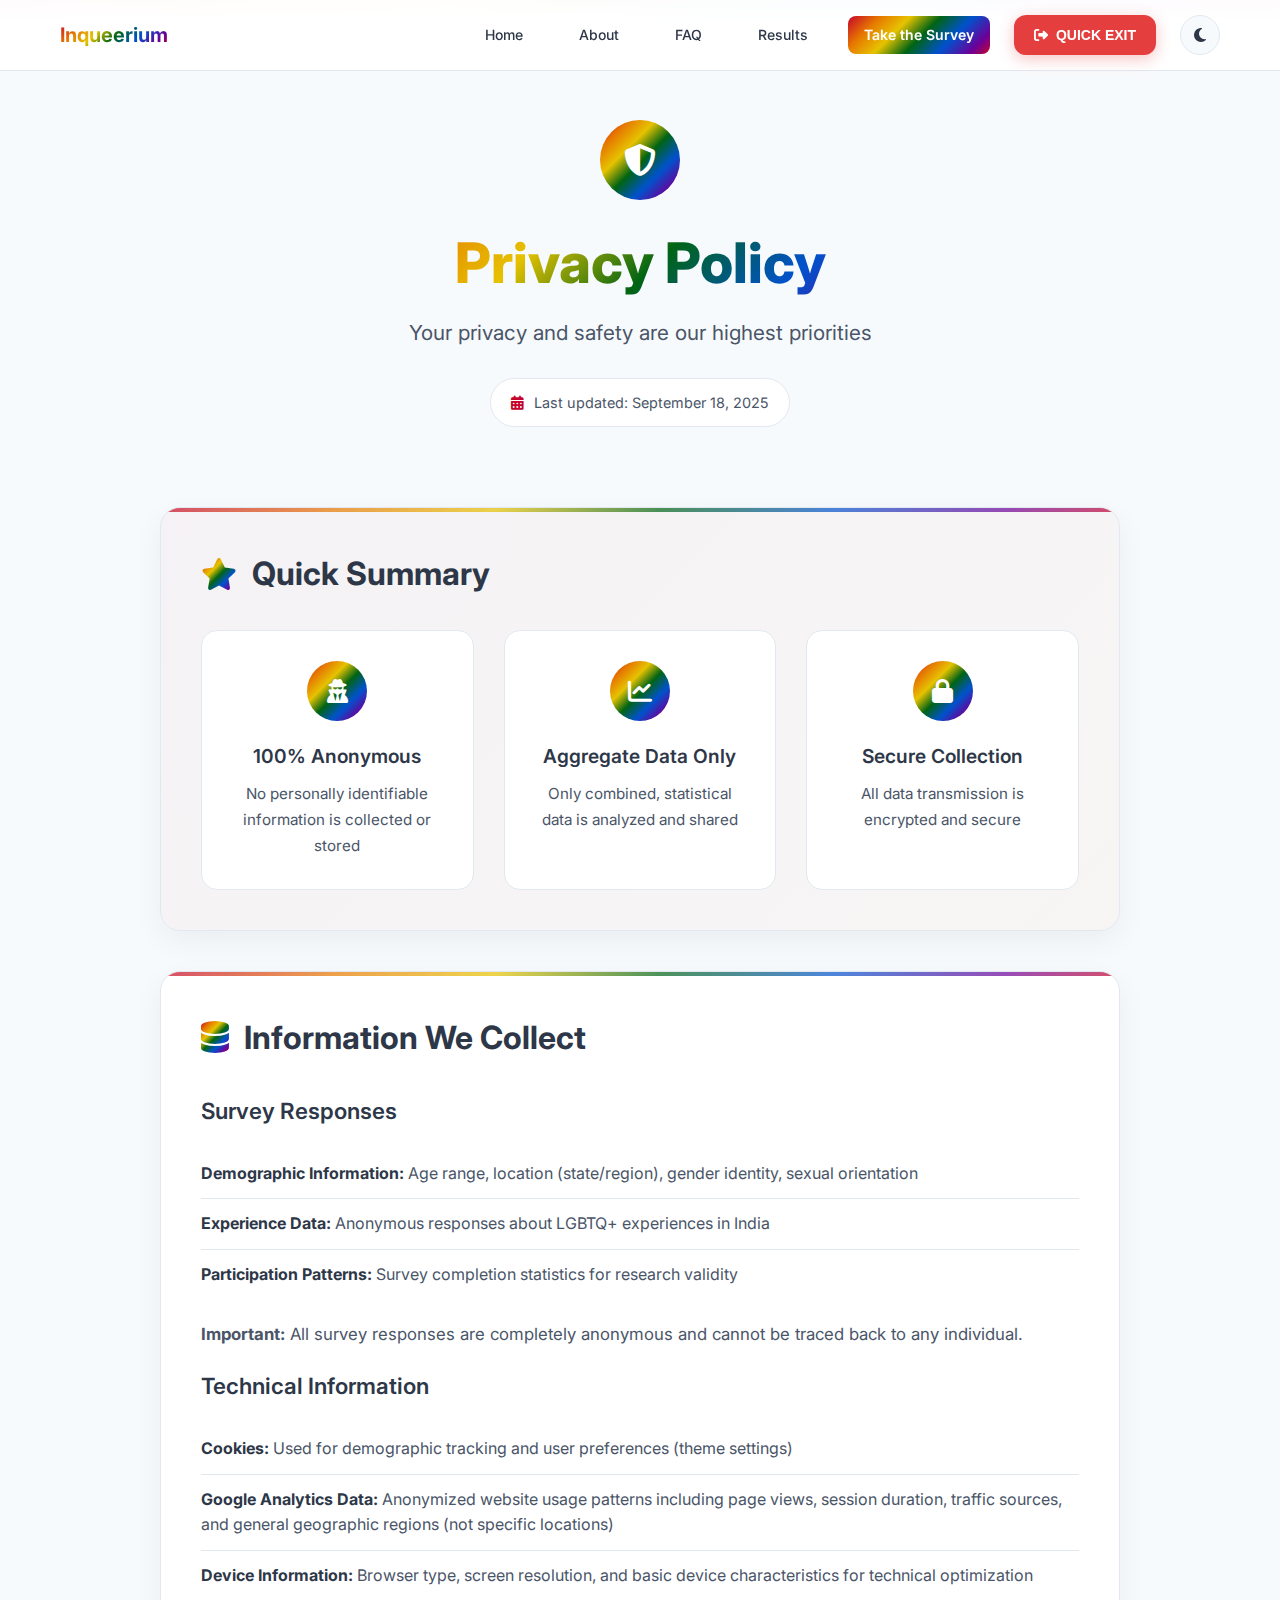
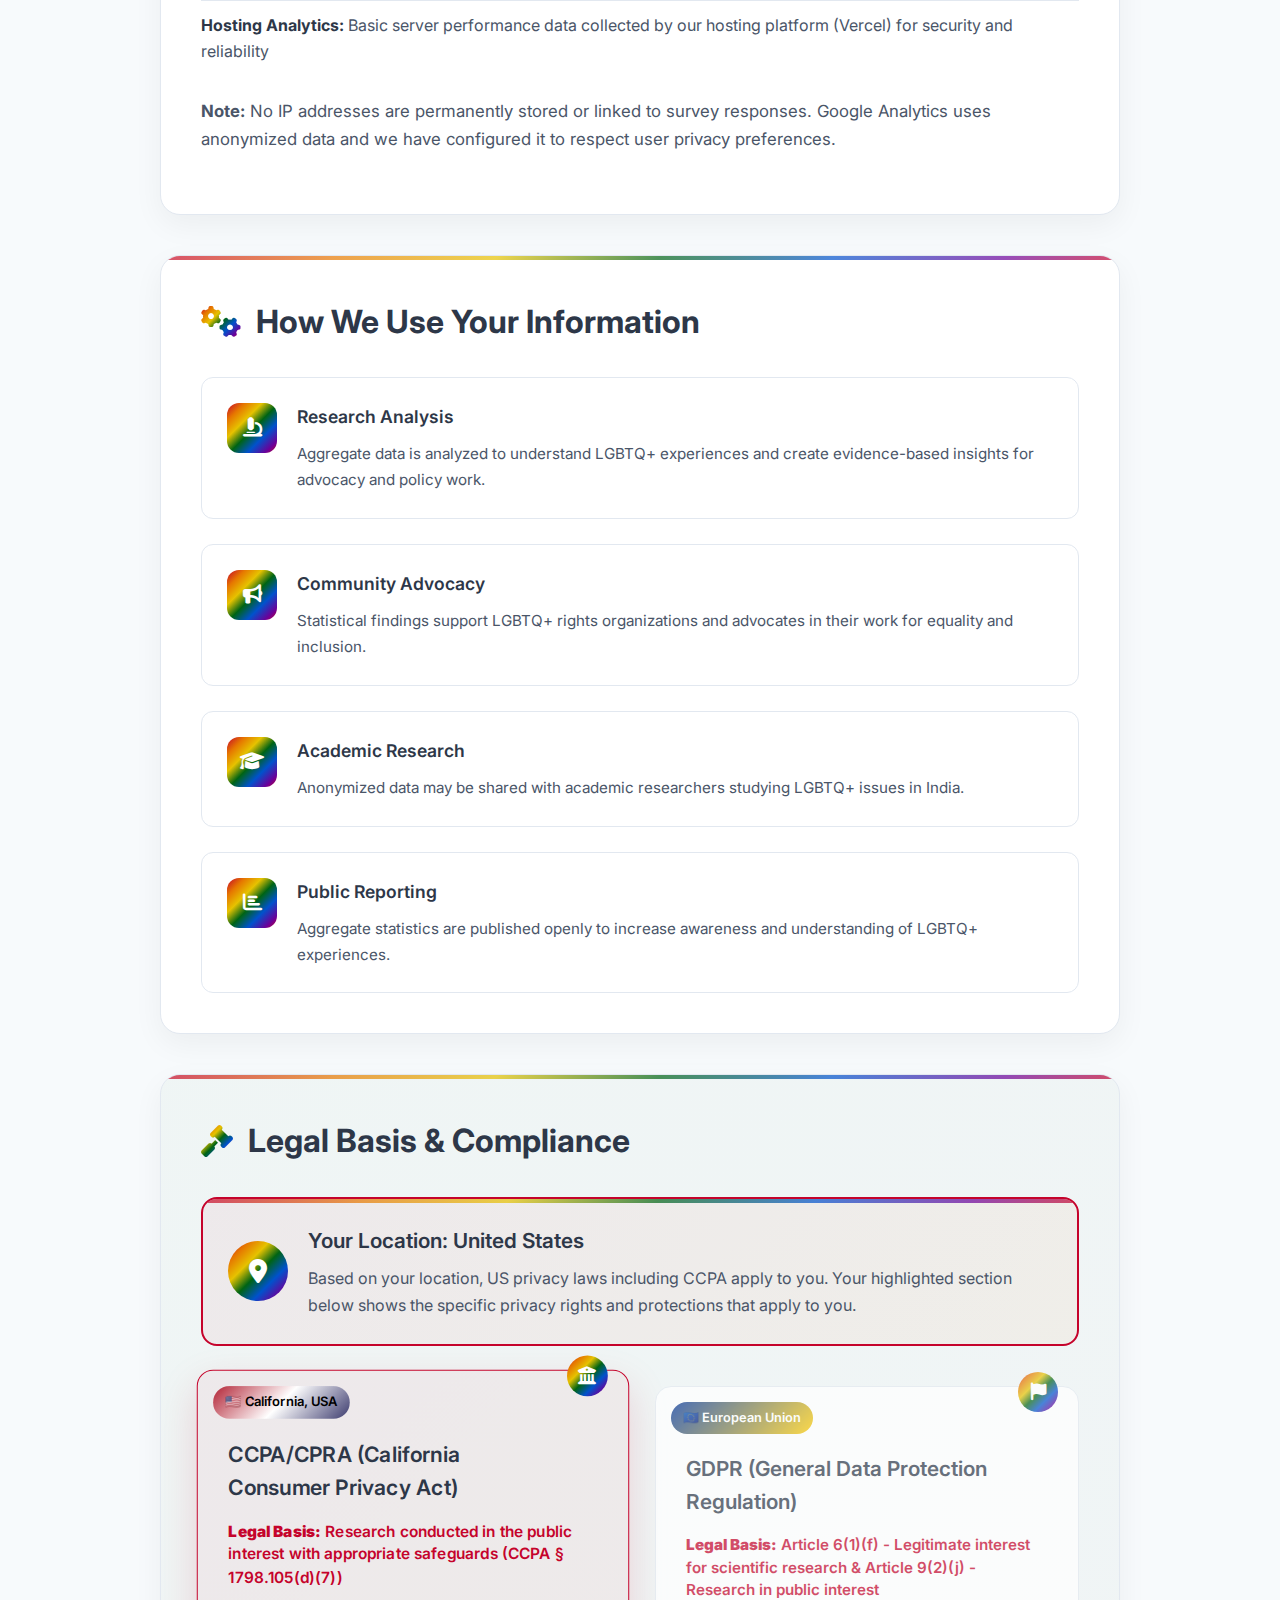
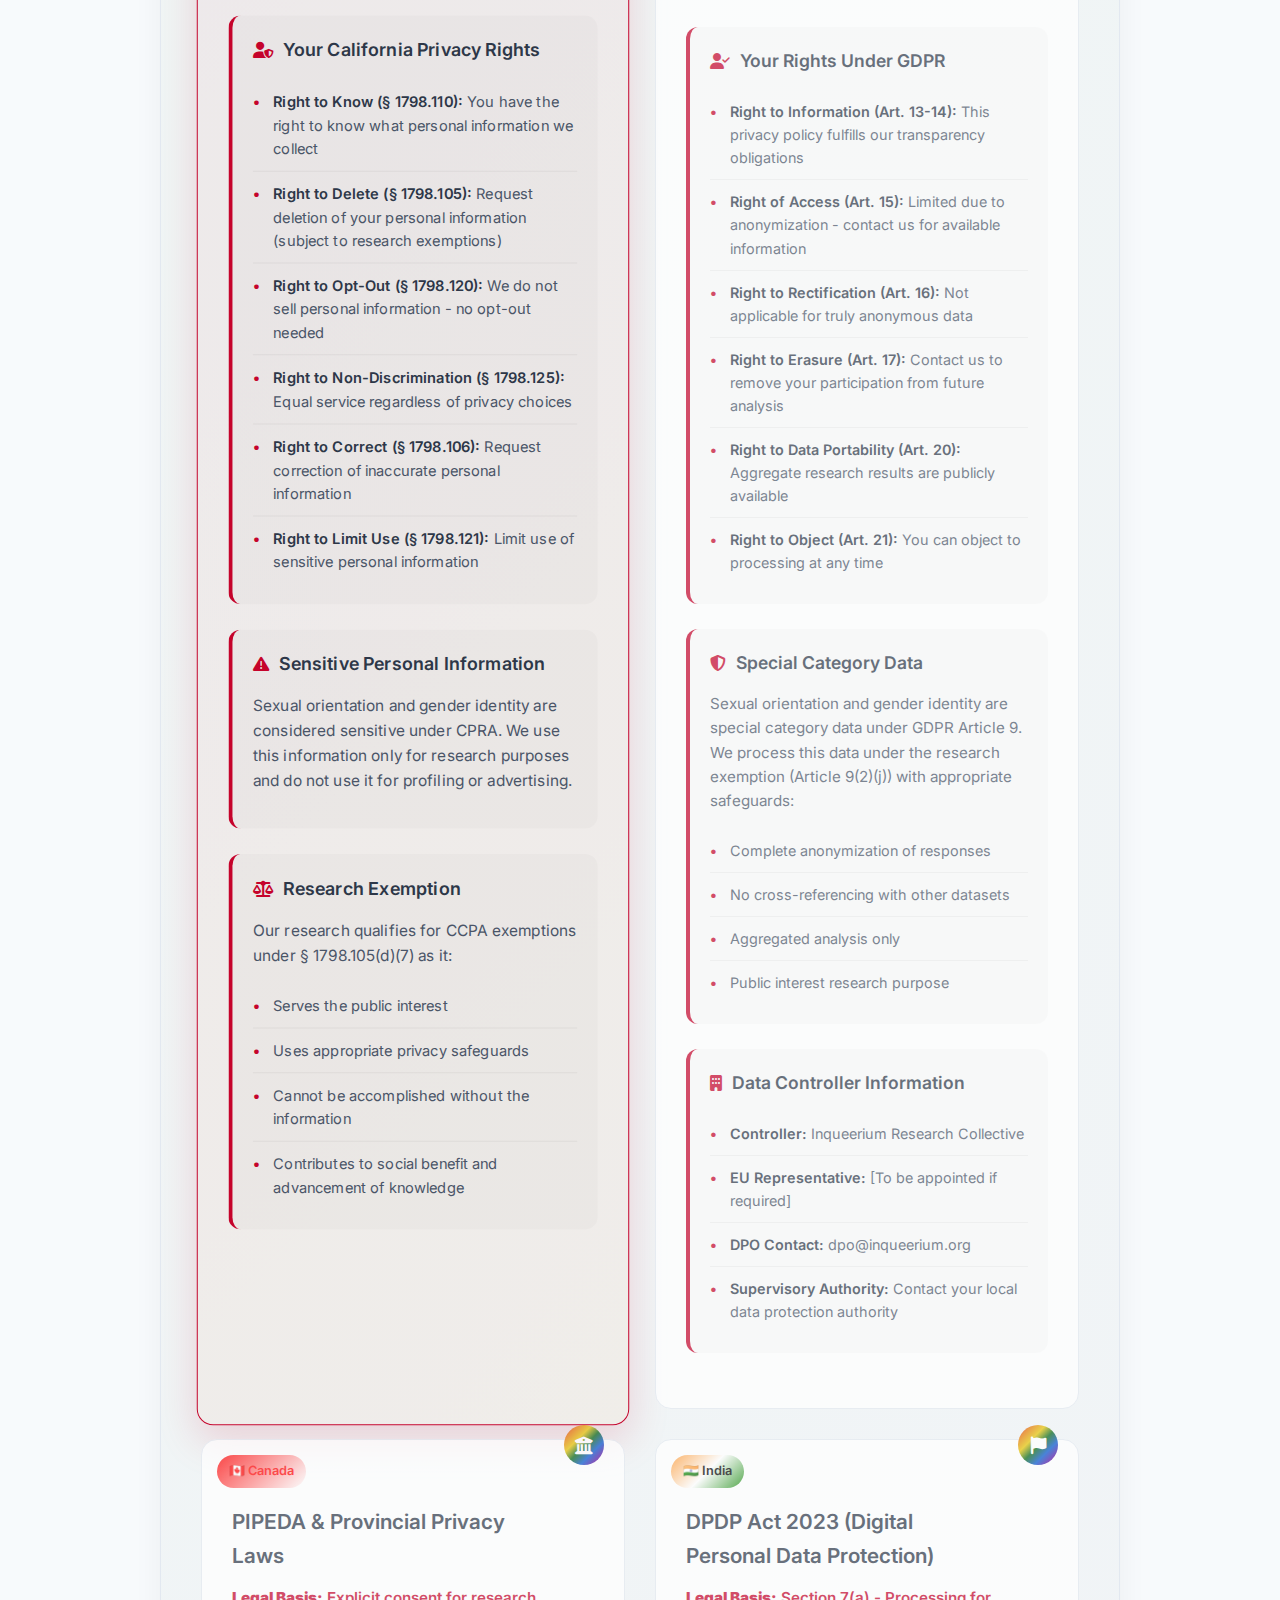
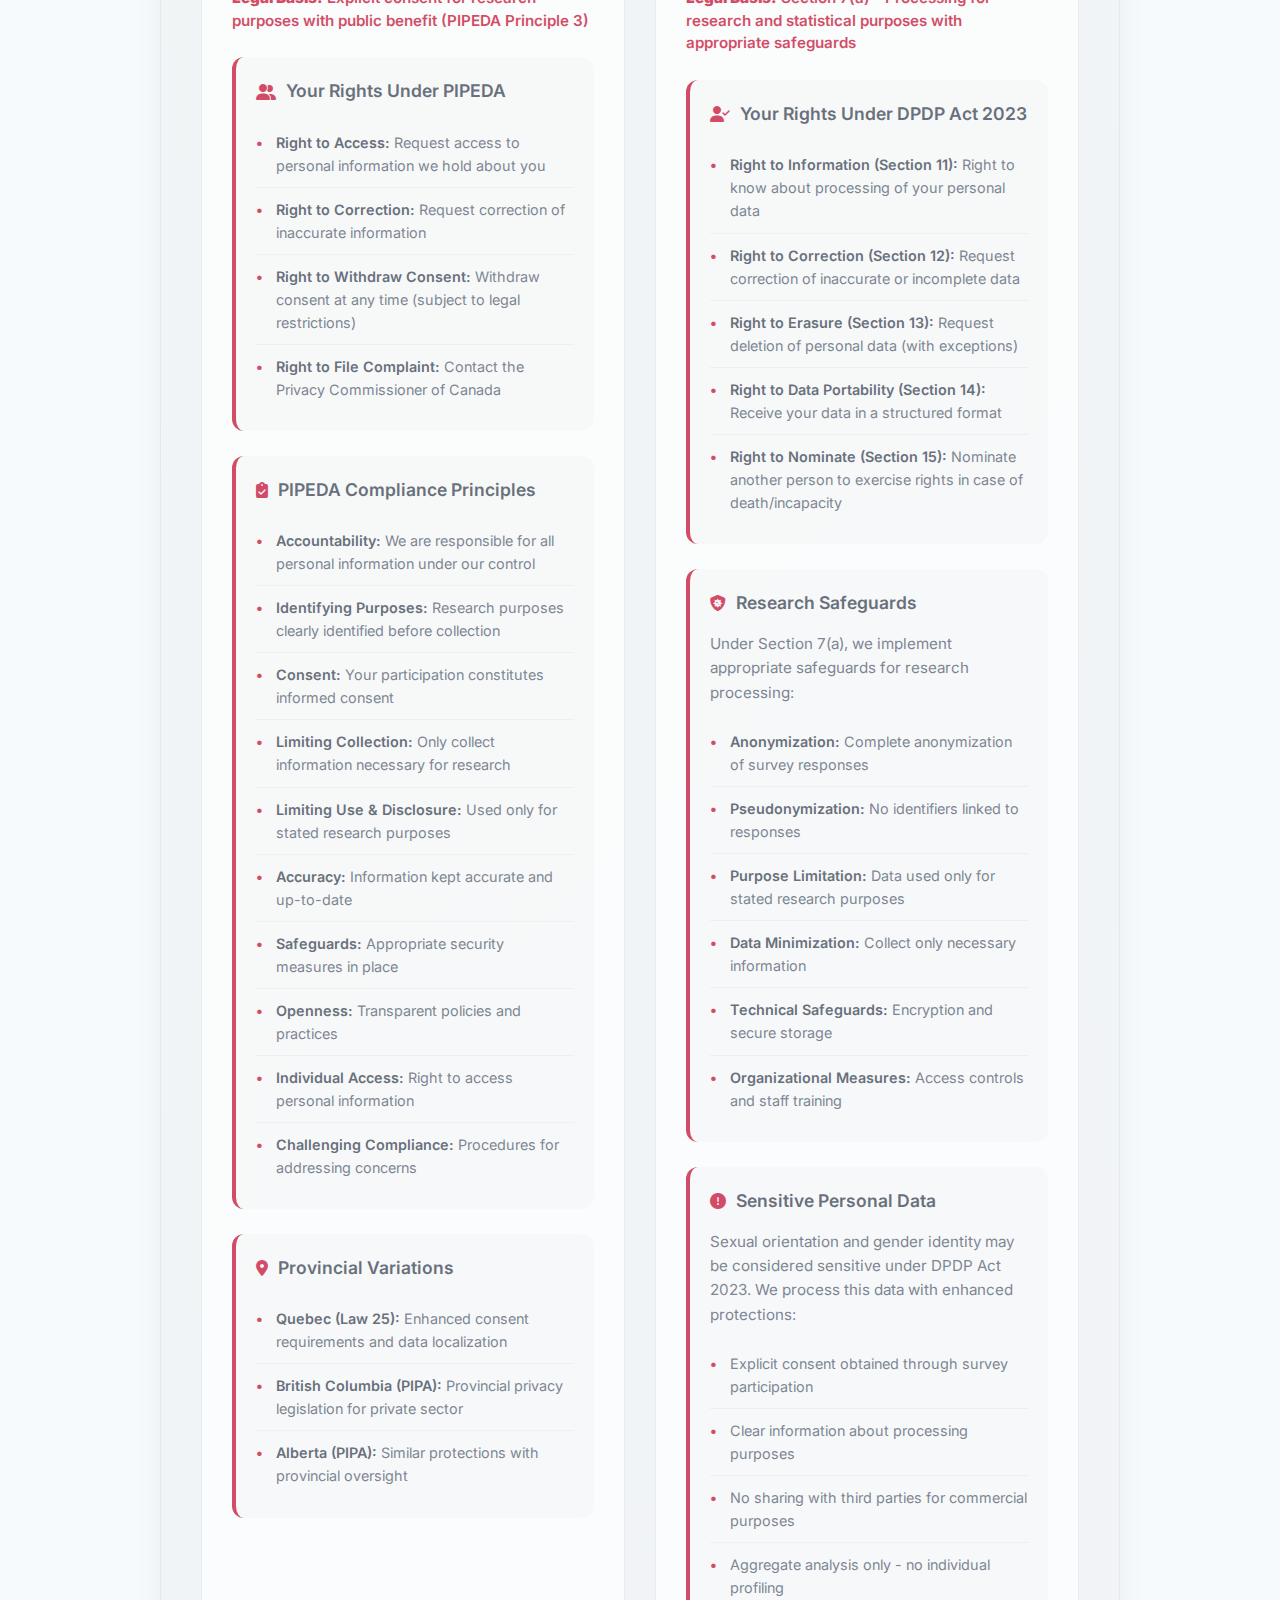
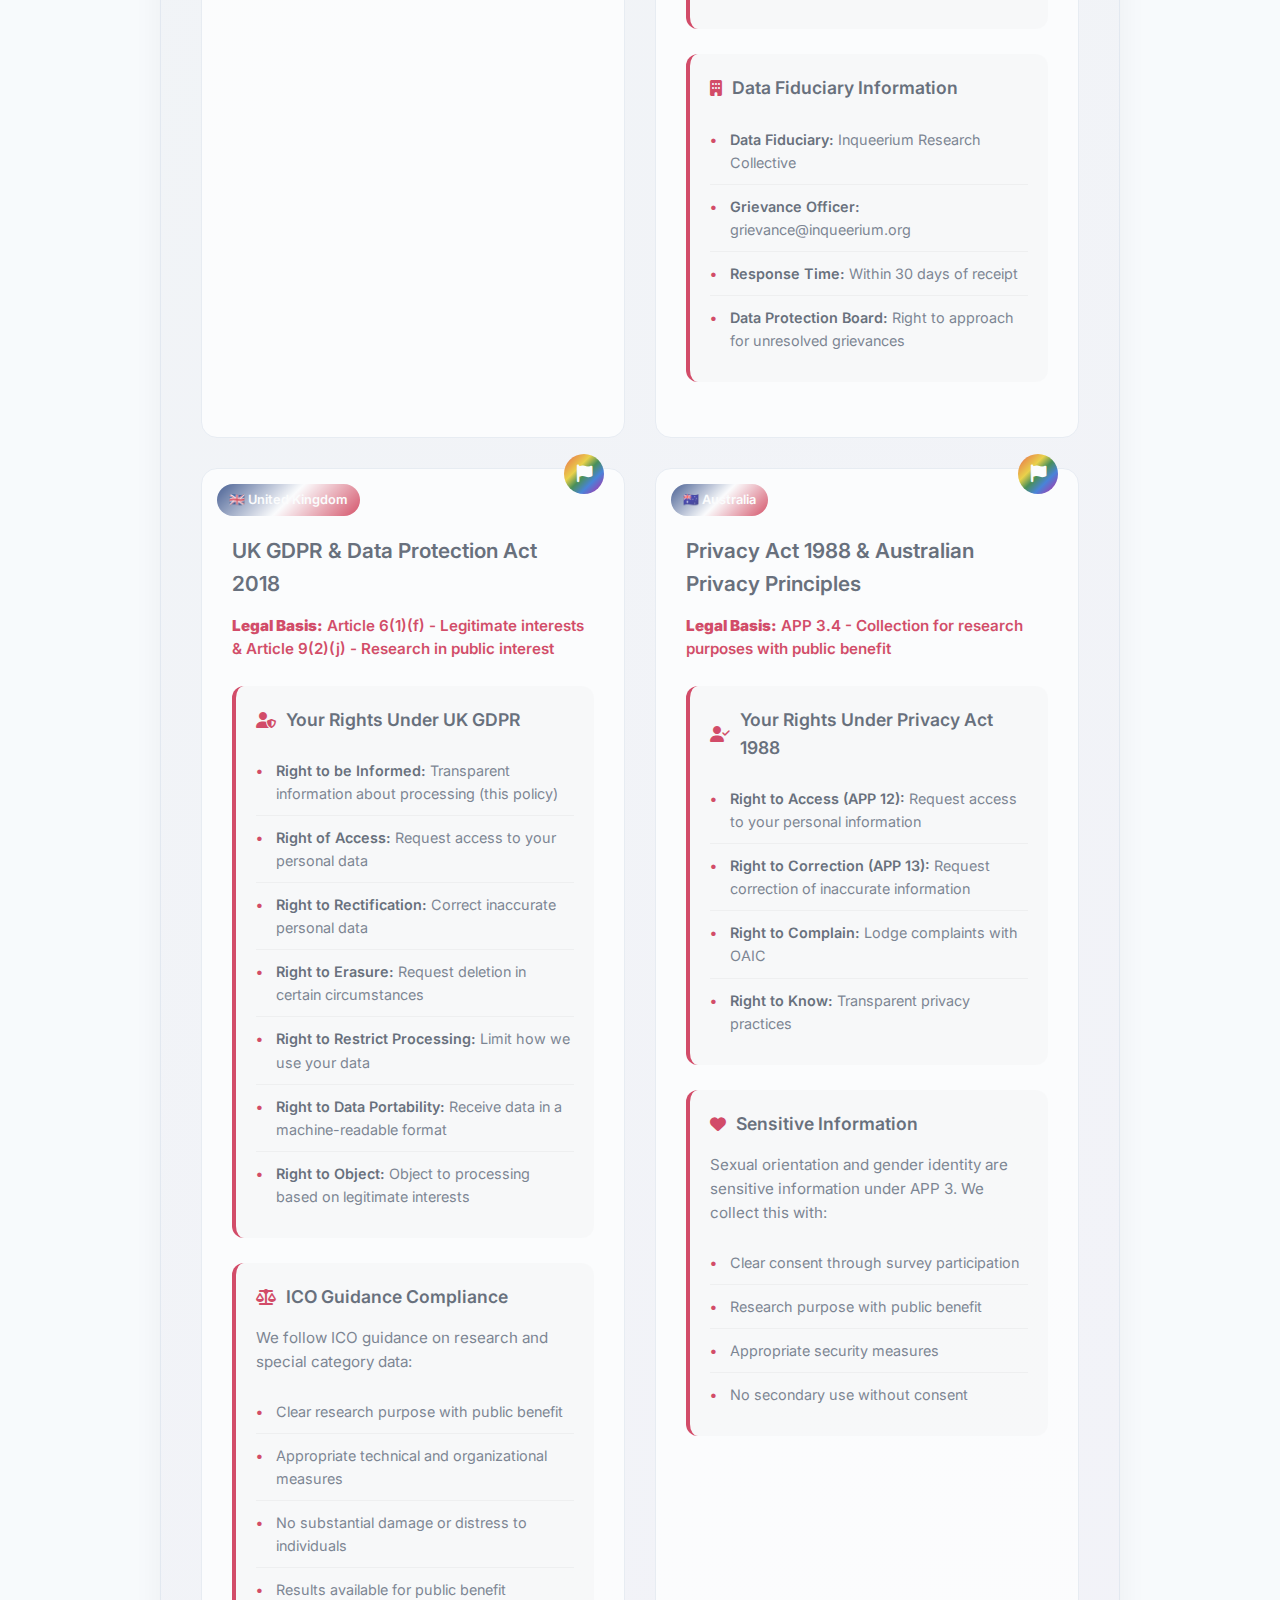
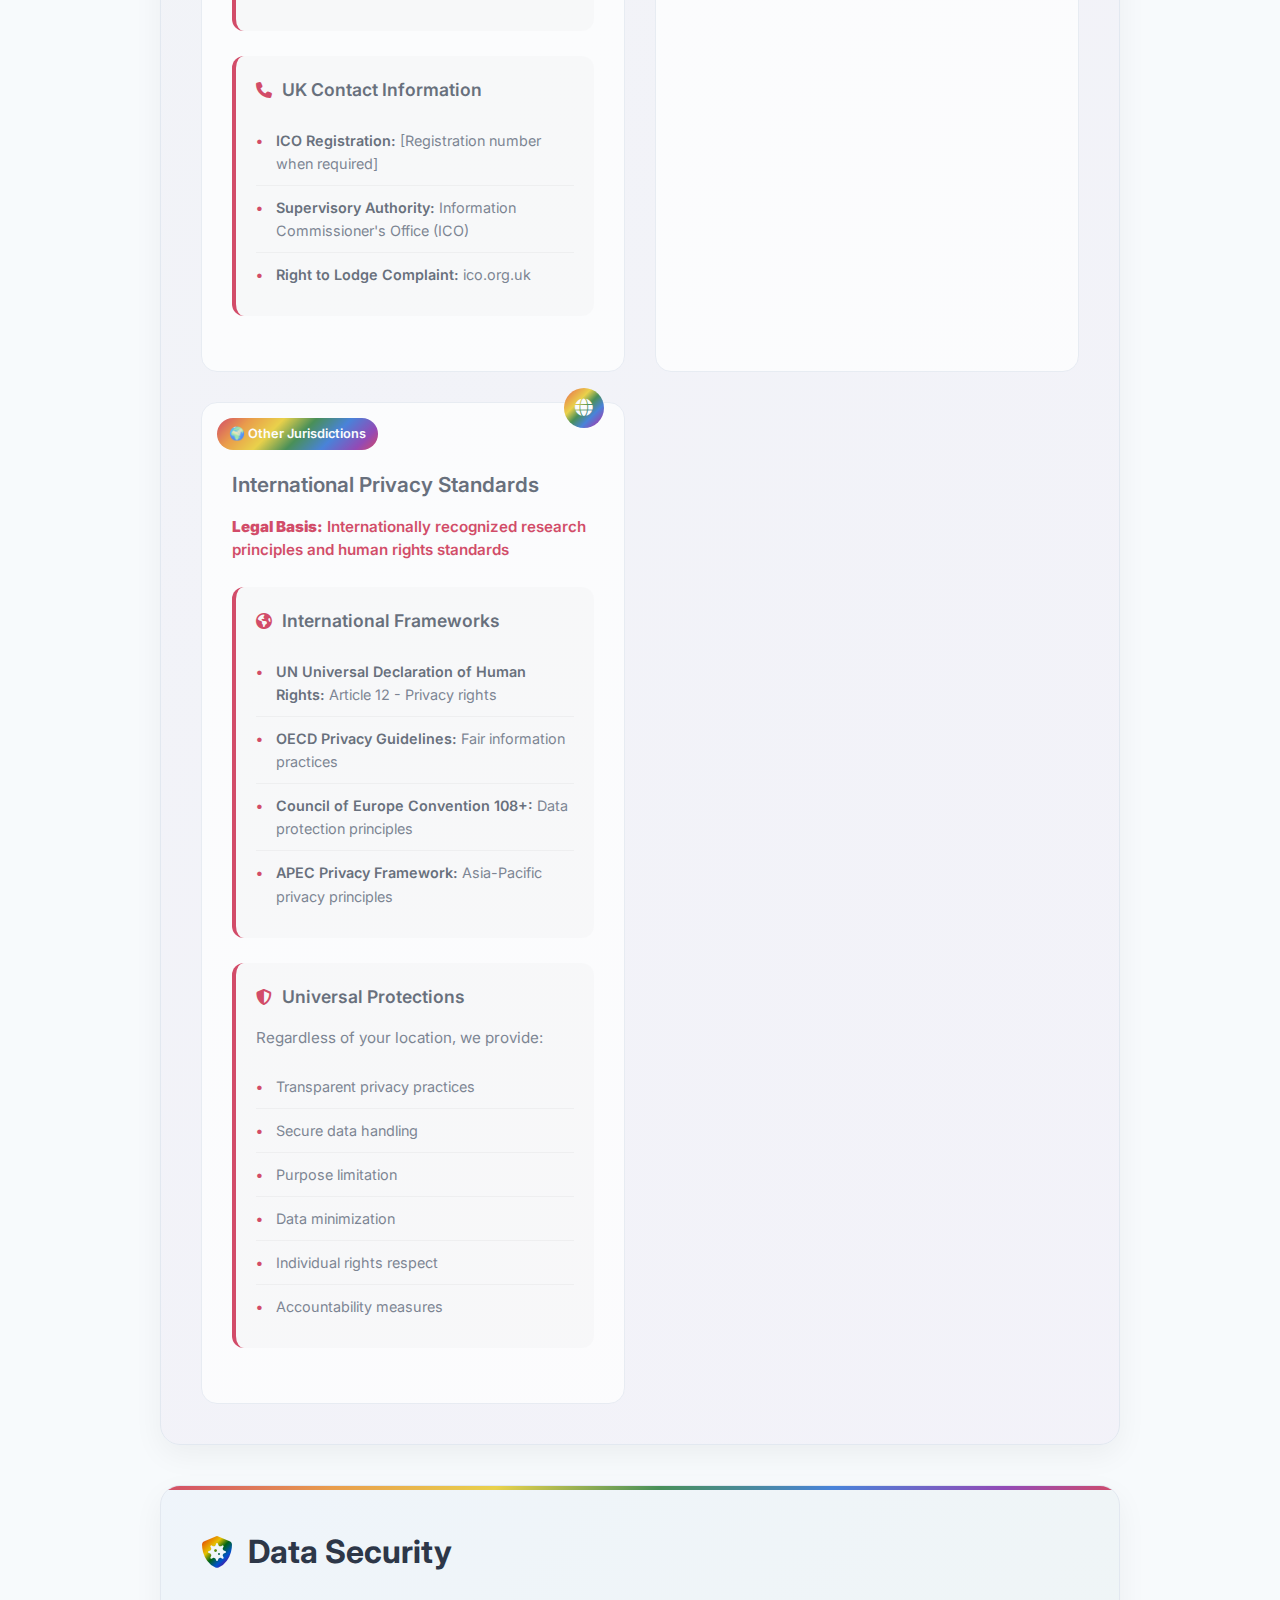
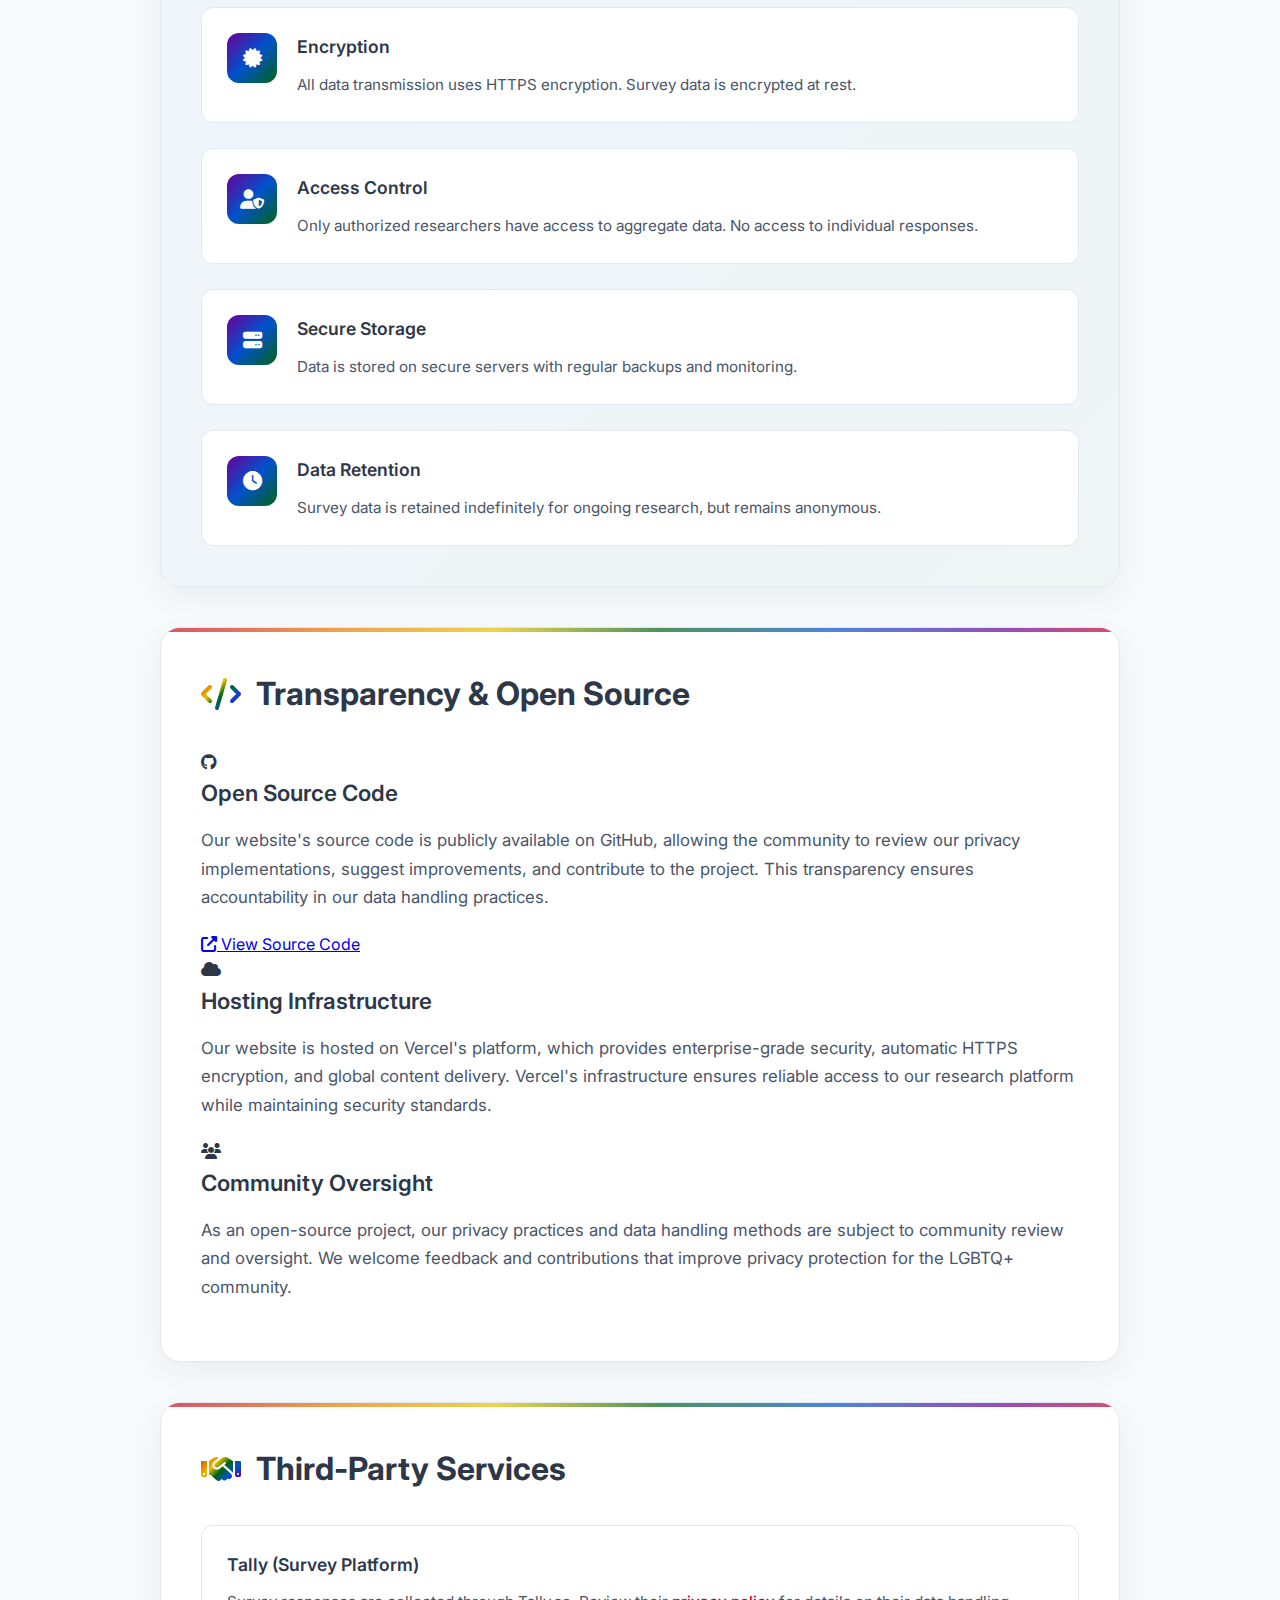
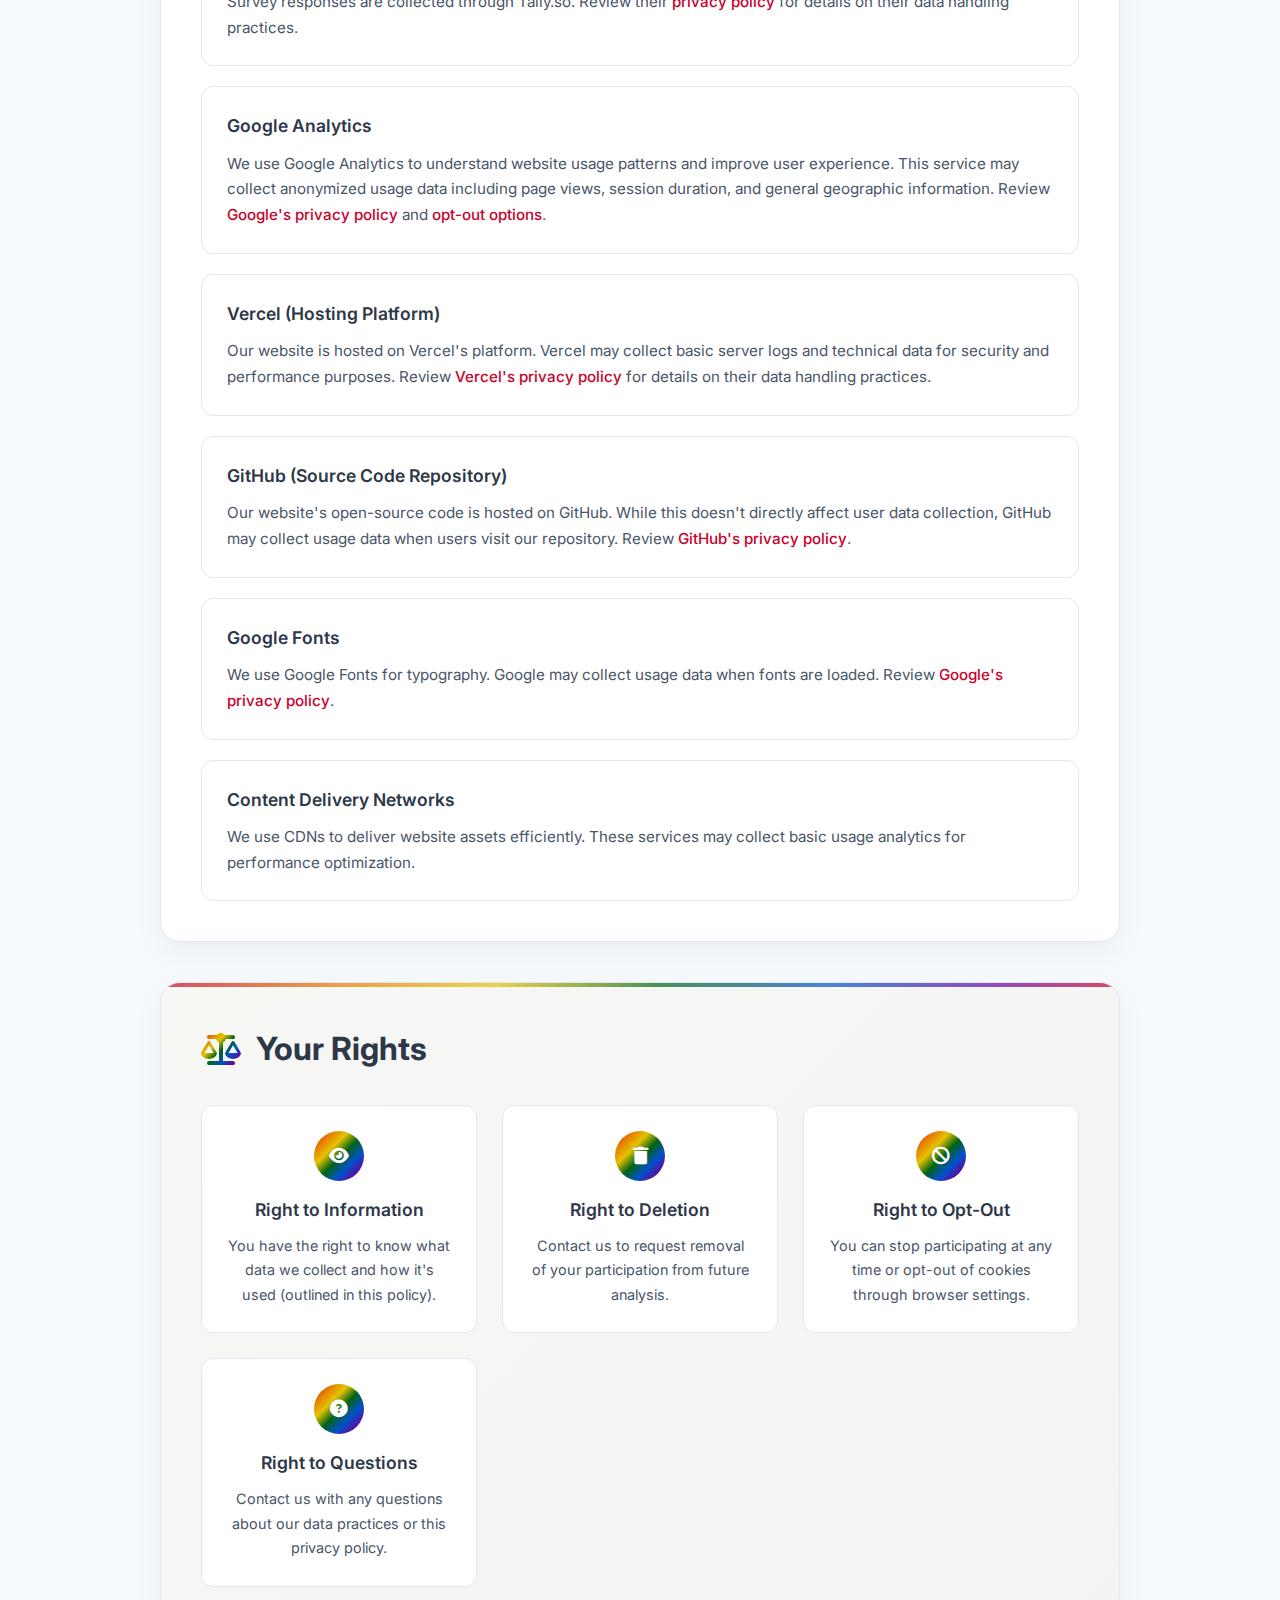
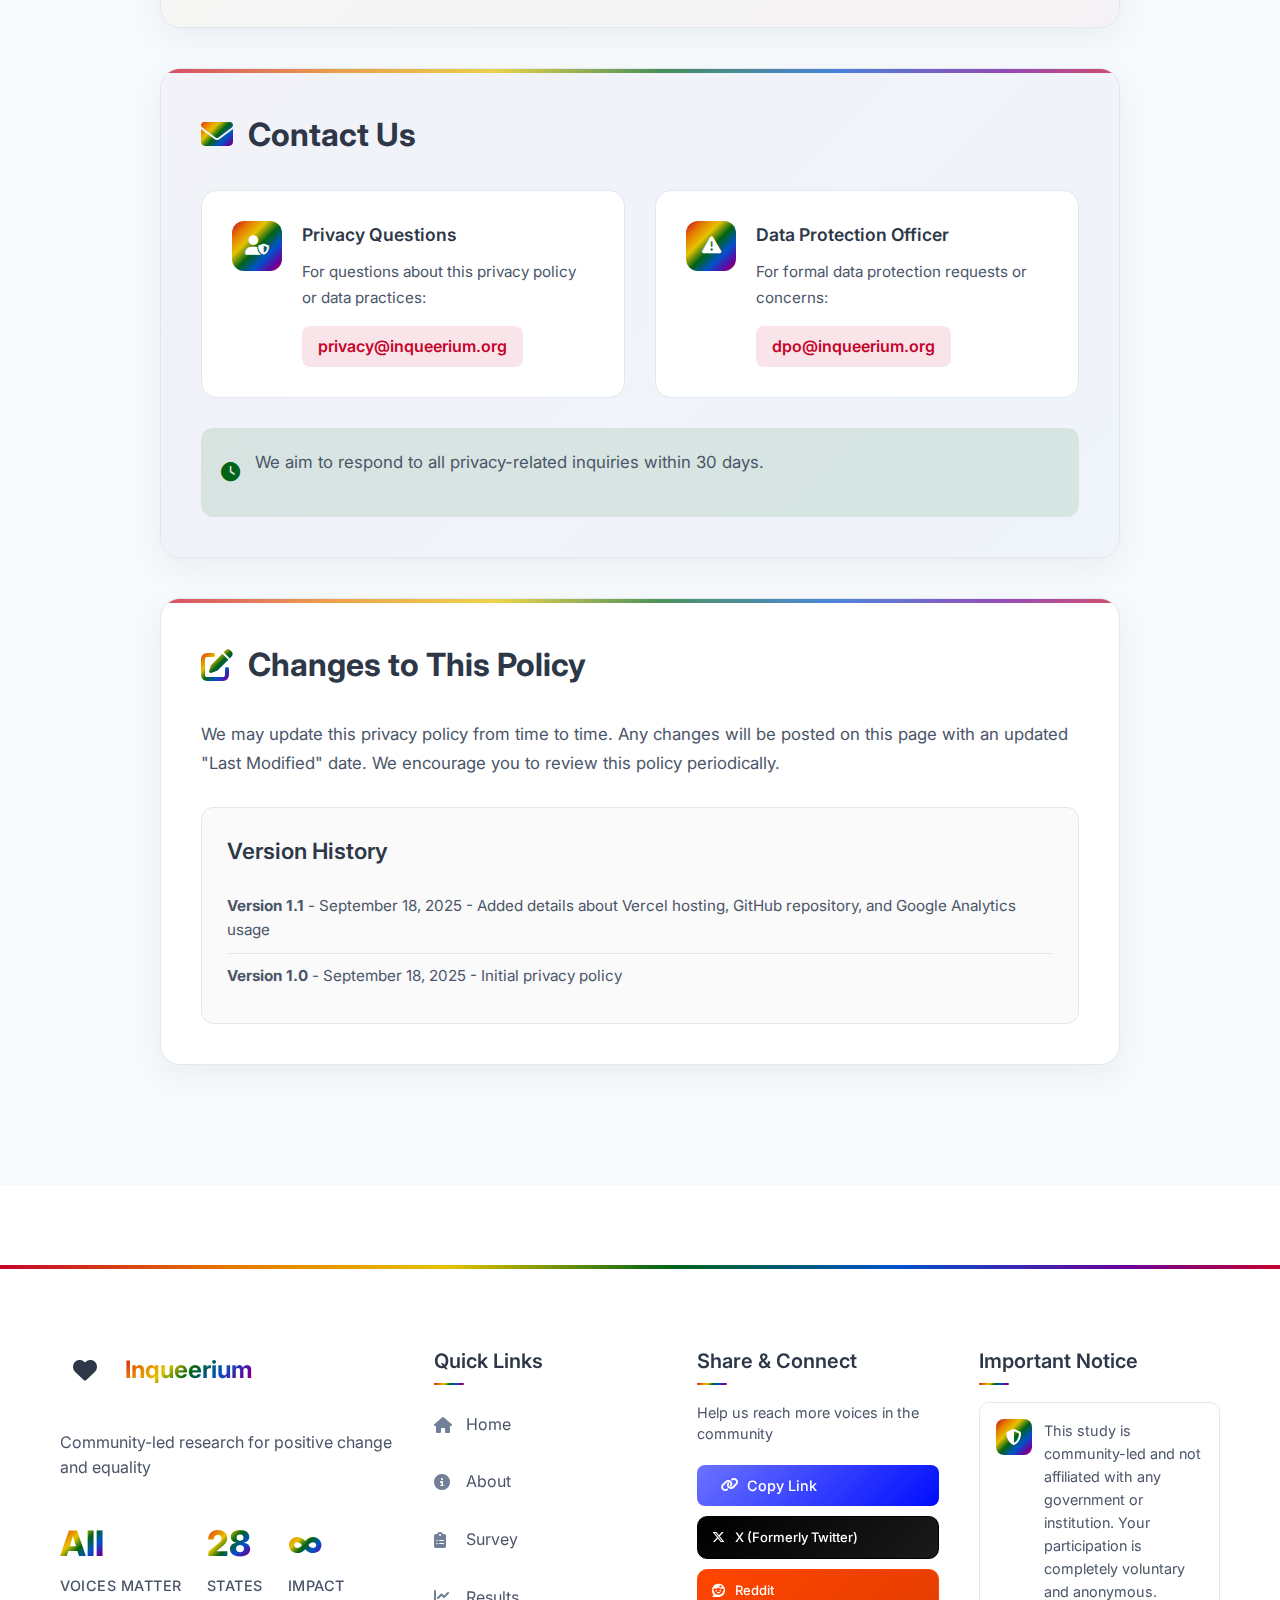
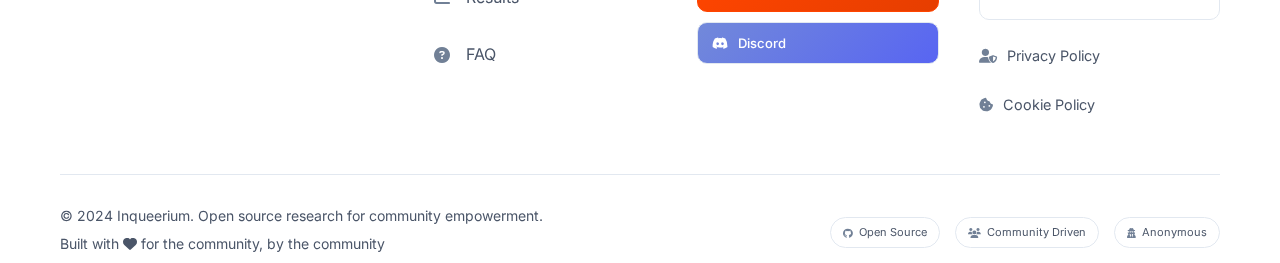
<file: privacy-policy.html>
<!DOCTYPE html>
<html lang="en">
<head>
    <meta charset="UTF-8">
    <meta name="viewport" content="width=device-width, initial-scale=1.0">
    <title>Privacy Policy - Inqueerium</title>
    <meta name="description" content="Inqueerium Privacy Policy: Understanding how we protect your privacy in our anonymous LGBTQ+ research study.">
    <link rel="preconnect" href="https://fonts.googleapis.com">
    <link rel="preconnect" href="https://fonts.gstatic.com" crossorigin>
    <link href="https://fonts.googleapis.com/css2?family=Inter:wght@300;400;500;600;700&display=swap" rel="stylesheet">
    <link rel="stylesheet" href="https://cdnjs.cloudflare.com/ajax/libs/font-awesome/6.4.0/css/all.min.css">
    <link rel="stylesheet" href="style.css">
</head>
<body>
    <!-- Navigation -->
    <nav class="navbar" id="navbar">
        <div class="nav-container">
            <div class="nav-logo">
                <a href="index.html" class="logo-link">
                    <span class="logo-text">Inqueerium</span>
                </a>
            </div>
            <div class="nav-menu" id="nav-menu">
                <a href="index.html" class="nav-link">Home</a>
                <a href="index.html#about" class="nav-link">About</a>
                <a href="index.html#faq" class="nav-link">FAQ</a>
                <a href="index.html#results" class="nav-link">Results</a>
                <a href="survey.html" class="nav-link survey-btn">Take the Survey</a>
                <button id="emergency-exit" class="emergency-btn" title="Emergency Exit - Instantly redirect to Google">
                    <i class="fas fa-sign-out-alt"></i> QUICK EXIT
                </button>
                <button id="theme-toggle" class="theme-toggle" title="Toggle Dark Mode">
                    <i class="fas fa-moon" id="theme-icon"></i>
                </button>
            </div>
            <div class="hamburger" id="hamburger">
                <span class="bar"></span>
                <span class="bar"></span>
                <span class="bar"></span>
            </div>
        </div>
    </nav>

    <!-- Main Privacy Policy Content -->
    <main class="policy-container">
        <div class="container">
            <div class="policy-header">
                <div class="policy-hero">
                    <div class="policy-icon">
                        <i class="fas fa-shield-alt"></i>
                    </div>
                    <h1>Privacy Policy</h1>
                    <p class="policy-subtitle">Your privacy and safety are our highest priorities</p>
                    <div class="last-updated">
                        <i class="fas fa-calendar-alt"></i>
                        <span>Last updated: September 18, 2025</span>
                    </div>
                </div>
            </div>

            <div class="policy-content">
                <!-- Quick Summary -->
                <section class="policy-section summary-section">
                    <h2><i class="fas fa-star"></i> Quick Summary</h2>
                    <div class="summary-grid">
                        <div class="summary-card">
                            <div class="summary-icon">
                                <i class="fas fa-user-secret"></i>
                            </div>
                            <h3>100% Anonymous</h3>
                            <p>No personally identifiable information is collected or stored</p>
                        </div>
                        <div class="summary-card">
                            <div class="summary-icon">
                                <i class="fas fa-chart-line"></i>
                            </div>
                            <h3>Aggregate Data Only</h3>
                            <p>Only combined, statistical data is analyzed and shared</p>
                        </div>
                        <div class="summary-card">
                            <div class="summary-icon">
                                <i class="fas fa-lock"></i>
                            </div>
                            <h3>Secure Collection</h3>
                            <p>All data transmission is encrypted and secure</p>
                        </div>
                    </div>
                </section>

                <!-- Information We Collect -->
                <section class="policy-section">
                    <h2><i class="fas fa-database"></i> Information We Collect</h2>
                    
                    <div class="subsection">
                        <h3>Survey Responses</h3>
                        <ul class="policy-list">
                            <li><strong>Demographic Information:</strong> Age range, location (state/region), gender identity, sexual orientation</li>
                            <li><strong>Experience Data:</strong> Anonymous responses about LGBTQ+ experiences in India</li>
                            <li><strong>Participation Patterns:</strong> Survey completion statistics for research validity</li>
                        </ul>
                        <p><strong>Important:</strong> All survey responses are completely anonymous and cannot be traced back to any individual.</p>
                    </div>

                    <div class="subsection">
                        <h3>Technical Information</h3>
                        <ul class="policy-list">
                            <li><strong>Cookies:</strong> Used for demographic tracking and user preferences (theme settings)</li>
                            <li><strong>Google Analytics Data:</strong> Anonymized website usage patterns including page views, session duration, traffic sources, and general geographic regions (not specific locations)</li>
                            <li><strong>Device Information:</strong> Browser type, screen resolution, and basic device characteristics for technical optimization</li>
                            <li><strong>Hosting Analytics:</strong> Basic server performance data collected by our hosting platform (Vercel) for security and reliability</li>
                        </ul>
                        <p><strong>Note:</strong> No IP addresses are permanently stored or linked to survey responses. Google Analytics uses anonymized data and we have configured it to respect user privacy preferences.</p>
                    </div>
                </section>

                <!-- How We Use Information -->
                <section class="policy-section">
                    <h2><i class="fas fa-cogs"></i> How We Use Your Information</h2>
                    
                    <div class="use-cases">
                        <div class="use-case">
                            <div class="use-icon">
                                <i class="fas fa-microscope"></i>
                            </div>
                            <div class="use-content">
                                <h3>Research Analysis</h3>
                                <p>Aggregate data is analyzed to understand LGBTQ+ experiences and create evidence-based insights for advocacy and policy work.</p>
                            </div>
                        </div>
                        
                        <div class="use-case">
                            <div class="use-icon">
                                <i class="fas fa-bullhorn"></i>
                            </div>
                            <div class="use-content">
                                <h3>Community Advocacy</h3>
                                <p>Statistical findings support LGBTQ+ rights organizations and advocates in their work for equality and inclusion.</p>
                            </div>
                        </div>
                        
                        <div class="use-case">
                            <div class="use-icon">
                                <i class="fas fa-graduation-cap"></i>
                            </div>
                            <div class="use-content">
                                <h3>Academic Research</h3>
                                <p>Anonymized data may be shared with academic researchers studying LGBTQ+ issues in India.</p>
                            </div>
                        </div>
                        
                        <div class="use-case">
                            <div class="use-icon">
                                <i class="fas fa-chart-bar"></i>
                            </div>
                            <div class="use-content">
                                <h3>Public Reporting</h3>
                                <p>Aggregate statistics are published openly to increase awareness and understanding of LGBTQ+ experiences.</p>
                            </div>
                        </div>
                    </div>
                </section>

                <!-- Legal Basis and Compliance -->
                <section class="policy-section legal-section">
                    <h2><i class="fas fa-gavel"></i> Legal Basis & Compliance</h2>
                    
                    <div class="jurisdiction-detector">
                        <div class="jurisdiction-status" id="jurisdiction-status">
                            <div class="status-icon">
                                <i class="fas fa-globe"></i>
                            </div>
                            <div class="status-content">
                                <h3>Detecting Your Location...</h3>
                                <p>We're determining which privacy laws apply to you based on your location.</p>
                            </div>
                        </div>
                    </div>
                    
                    <div class="legal-grid">
                        <div class="legal-card" id="legal-eu">
                            <div class="legal-flag">
                                <i class="fas fa-flag"></i>
                            </div>
                            <div class="jurisdiction-badge eu">
                                <span>🇪🇺 European Union</span>
                            </div>
                            <h3>GDPR (General Data Protection Regulation)</h3>
                            <p><strong>Legal Basis:</strong> Article 6(1)(f) - Legitimate interest for scientific research & Article 9(2)(j) - Research in public interest</p>
                            
                            <div class="legal-details">
                                <div class="legal-subsection">
                                    <h4><i class="fas fa-user-check"></i> Your Rights Under GDPR</h4>
                                    <ul>
                                        <li><strong>Right to Information (Art. 13-14):</strong> This privacy policy fulfills our transparency obligations</li>
                                        <li><strong>Right of Access (Art. 15):</strong> Limited due to anonymization - contact us for available information</li>
                                        <li><strong>Right to Rectification (Art. 16):</strong> Not applicable for truly anonymous data</li>
                                        <li><strong>Right to Erasure (Art. 17):</strong> Contact us to remove your participation from future analysis</li>
                                        <li><strong>Right to Data Portability (Art. 20):</strong> Aggregate research results are publicly available</li>
                                        <li><strong>Right to Object (Art. 21):</strong> You can object to processing at any time</li>
                                    </ul>
                                </div>
                                
                                <div class="legal-subsection">
                                    <h4><i class="fas fa-shield-alt"></i> Special Category Data</h4>
                                    <p>Sexual orientation and gender identity are special category data under GDPR Article 9. We process this data under the research exemption (Article 9(2)(j)) with appropriate safeguards:</p>
                                    <ul>
                                        <li>Complete anonymization of responses</li>
                                        <li>No cross-referencing with other datasets</li>
                                        <li>Aggregated analysis only</li>
                                        <li>Public interest research purpose</li>
                                    </ul>
                                </div>
                                
                                <div class="legal-subsection">
                                    <h4><i class="fas fa-building"></i> Data Controller Information</h4>
                                    <ul>
                                        <li><strong>Controller:</strong> Inqueerium Research Collective</li>
                                        <li><strong>EU Representative:</strong> [To be appointed if required]</li>
                                        <li><strong>DPO Contact:</strong> dpo@inqueerium.org</li>
                                        <li><strong>Supervisory Authority:</strong> Contact your local data protection authority</li>
                                    </ul>
                                </div>
                            </div>
                        </div>
                        
                        <div class="legal-card" id="legal-us-ca">
                            <div class="legal-flag">
                                <i class="fas fa-university"></i>
                            </div>
                            <div class="jurisdiction-badge us-ca">
                                <span>🇺🇸 California, USA</span>
                            </div>
                            <h3>CCPA/CPRA (California Consumer Privacy Act)</h3>
                            <p><strong>Legal Basis:</strong> Research conducted in the public interest with appropriate safeguards (CCPA § 1798.105(d)(7))</p>
                            
                            <div class="legal-details">
                                <div class="legal-subsection">
                                    <h4><i class="fas fa-user-shield"></i> Your California Privacy Rights</h4>
                                    <ul>
                                        <li><strong>Right to Know (§ 1798.110):</strong> You have the right to know what personal information we collect</li>
                                        <li><strong>Right to Delete (§ 1798.105):</strong> Request deletion of your personal information (subject to research exemptions)</li>
                                        <li><strong>Right to Opt-Out (§ 1798.120):</strong> We do not sell personal information - no opt-out needed</li>
                                        <li><strong>Right to Non-Discrimination (§ 1798.125):</strong> Equal service regardless of privacy choices</li>
                                        <li><strong>Right to Correct (§ 1798.106):</strong> Request correction of inaccurate personal information</li>
                                        <li><strong>Right to Limit Use (§ 1798.121):</strong> Limit use of sensitive personal information</li>
                                    </ul>
                                </div>
                                
                                <div class="legal-subsection">
                                    <h4><i class="fas fa-exclamation-triangle"></i> Sensitive Personal Information</h4>
                                    <p>Sexual orientation and gender identity are considered sensitive under CPRA. We use this information only for research purposes and do not use it for profiling or advertising.</p>
                                </div>
                                
                                <div class="legal-subsection">
                                    <h4><i class="fas fa-balance-scale"></i> Research Exemption</h4>
                                    <p>Our research qualifies for CCPA exemptions under § 1798.105(d)(7) as it:</p>
                                    <ul>
                                        <li>Serves the public interest</li>
                                        <li>Uses appropriate privacy safeguards</li>
                                        <li>Cannot be accomplished without the information</li>
                                        <li>Contributes to social benefit and advancement of knowledge</li>
                                    </ul>
                                </div>
                            </div>
                        </div>
                        
                         <div class="legal-card" id="legal-us-ca">
                            <div class="legal-flag">
                                <i class="fas fa-university"></i>
                            </div>
                            <div class="jurisdiction-badge ca">
                                <span>🇨🇦 Canada</span>
                            </div>
                            <h3>PIPEDA & Provincial Privacy Laws</h3>
                            <p><strong>Legal Basis:</strong> Explicit consent for research purposes with public benefit (PIPEDA Principle 3)</p>
                            
                            <div class="legal-details">
                                <div class="legal-subsection">
                                    <h4><i class="fas fa-user-friends"></i> Your Rights Under PIPEDA</h4>
                                    <ul>
                                        <li><strong>Right to Access:</strong> Request access to personal information we hold about you</li>
                                        <li><strong>Right to Correction:</strong> Request correction of inaccurate information</li>
                                        <li><strong>Right to Withdraw Consent:</strong> Withdraw consent at any time (subject to legal restrictions)</li>
                                        <li><strong>Right to File Complaint:</strong> Contact the Privacy Commissioner of Canada</li>
                                    </ul>
                                </div>
                                
                                <div class="legal-subsection">
                                    <h4><i class="fas fa-clipboard-check"></i> PIPEDA Compliance Principles</h4>
                                    <ul>
                                        <li><strong>Accountability:</strong> We are responsible for all personal information under our control</li>
                                        <li><strong>Identifying Purposes:</strong> Research purposes clearly identified before collection</li>
                                        <li><strong>Consent:</strong> Your participation constitutes informed consent</li>
                                        <li><strong>Limiting Collection:</strong> Only collect information necessary for research</li>
                                        <li><strong>Limiting Use & Disclosure:</strong> Used only for stated research purposes</li>
                                        <li><strong>Accuracy:</strong> Information kept accurate and up-to-date</li>
                                        <li><strong>Safeguards:</strong> Appropriate security measures in place</li>
                                        <li><strong>Openness:</strong> Transparent policies and practices</li>
                                        <li><strong>Individual Access:</strong> Right to access personal information</li>
                                        <li><strong>Challenging Compliance:</strong> Procedures for addressing concerns</li>
                                    </ul>
                                </div>
                                
                                <div class="legal-subsection">
                                    <h4><i class="fas fa-map-marker-alt"></i> Provincial Variations</h4>
                                    <ul>
                                        <li><strong>Quebec (Law 25):</strong> Enhanced consent requirements and data localization</li>
                                        <li><strong>British Columbia (PIPA):</strong> Provincial privacy legislation for private sector</li>
                                        <li><strong>Alberta (PIPA):</strong> Similar protections with provincial oversight</li>
                                    </ul>
                                </div>
                            </div>
                        </div>
                        
                        <div class="legal-card" id="legal-in">
                            <div class="legal-flag">
                                <i class="fas fa-flag"></i>
                            </div>
                            <div class="jurisdiction-badge in">
                                <span>🇮🇳 India</span>
                            </div>
                            <h3>DPDP Act 2023 (Digital Personal Data Protection)</h3>
                            <p><strong>Legal Basis:</strong> Section 7(a) - Processing for research and statistical purposes with appropriate safeguards</p>
                            
                            <div class="legal-details">
                                <div class="legal-subsection">
                                    <h4><i class="fas fa-user-check"></i> Your Rights Under DPDP Act 2023</h4>
                                    <ul>
                                        <li><strong>Right to Information (Section 11):</strong> Right to know about processing of your personal data</li>
                                        <li><strong>Right to Correction (Section 12):</strong> Request correction of inaccurate or incomplete data</li>
                                        <li><strong>Right to Erasure (Section 13):</strong> Request deletion of personal data (with exceptions)</li>
                                        <li><strong>Right to Data Portability (Section 14):</strong> Receive your data in a structured format</li>
                                        <li><strong>Right to Nominate (Section 15):</strong> Nominate another person to exercise rights in case of death/incapacity</li>
                                    </ul>
                                </div>
                                
                                <div class="legal-subsection">
                                    <h4><i class="fas fa-shield-virus"></i> Research Safeguards</h4>
                                    <p>Under Section 7(a), we implement appropriate safeguards for research processing:</p>
                                    <ul>
                                        <li><strong>Anonymization:</strong> Complete anonymization of survey responses</li>
                                        <li><strong>Pseudonymization:</strong> No identifiers linked to responses</li>
                                        <li><strong>Purpose Limitation:</strong> Data used only for stated research purposes</li>
                                        <li><strong>Data Minimization:</strong> Collect only necessary information</li>
                                        <li><strong>Technical Safeguards:</strong> Encryption and secure storage</li>
                                        <li><strong>Organizational Measures:</strong> Access controls and staff training</li>
                                    </ul>
                                </div>
                                
                                <div class="legal-subsection">
                                    <h4><i class="fas fa-exclamation-circle"></i> Sensitive Personal Data</h4>
                                    <p>Sexual orientation and gender identity may be considered sensitive under DPDP Act 2023. We process this data with enhanced protections:</p>
                                    <ul>
                                        <li>Explicit consent obtained through survey participation</li>
                                        <li>Clear information about processing purposes</li>
                                        <li>No sharing with third parties for commercial purposes</li>
                                        <li>Aggregate analysis only - no individual profiling</li>
                                    </ul>
                                </div>
                                
                                <div class="legal-subsection">
                                    <h4><i class="fas fa-building"></i> Data Fiduciary Information</h4>
                                    <ul>
                                        <li><strong>Data Fiduciary:</strong> Inqueerium Research Collective</li>
                                        <li><strong>Grievance Officer:</strong> grievance@inqueerium.org</li>
                                        <li><strong>Response Time:</strong> Within 30 days of receipt</li>
                                        <li><strong>Data Protection Board:</strong> Right to approach for unresolved grievances</li>
                                    </ul>
                                </div>
                            </div>
                        </div>
                        
                        <div class="legal-card" id="legal-uk">
                            <div class="legal-flag">
                                <i class="fas fa-flag"></i>
                            </div>
                            <div class="jurisdiction-badge uk">
                                <span>🇬🇧 United Kingdom</span>
                            </div>
                            <h3>UK GDPR & Data Protection Act 2018</h3>
                            <p><strong>Legal Basis:</strong> Article 6(1)(f) - Legitimate interests & Article 9(2)(j) - Research in public interest</p>
                            
                            <div class="legal-details">
                                <div class="legal-subsection">
                                    <h4><i class="fas fa-user-shield"></i> Your Rights Under UK GDPR</h4>
                                    <ul>
                                        <li><strong>Right to be Informed:</strong> Transparent information about processing (this policy)</li>
                                        <li><strong>Right of Access:</strong> Request access to your personal data</li>
                                        <li><strong>Right to Rectification:</strong> Correct inaccurate personal data</li>
                                        <li><strong>Right to Erasure:</strong> Request deletion in certain circumstances</li>
                                        <li><strong>Right to Restrict Processing:</strong> Limit how we use your data</li>
                                        <li><strong>Right to Data Portability:</strong> Receive data in a machine-readable format</li>
                                        <li><strong>Right to Object:</strong> Object to processing based on legitimate interests</li>
                                    </ul>
                                </div>
                                
                                <div class="legal-subsection">
                                    <h4><i class="fas fa-balance-scale"></i> ICO Guidance Compliance</h4>
                                    <p>We follow ICO guidance on research and special category data:</p>
                                    <ul>
                                        <li>Clear research purpose with public benefit</li>
                                        <li>Appropriate technical and organizational measures</li>
                                        <li>No substantial damage or distress to individuals</li>
                                        <li>Results available for public benefit</li>
                                    </ul>
                                </div>
                                
                                <div class="legal-subsection">
                                    <h4><i class="fas fa-phone"></i> UK Contact Information</h4>
                                    <ul>
                                        <li><strong>ICO Registration:</strong> [Registration number when required]</li>
                                        <li><strong>Supervisory Authority:</strong> Information Commissioner's Office (ICO)</li>
                                        <li><strong>Right to Lodge Complaint:</strong> ico.org.uk</li>
                                    </ul>
                                </div>
                            </div>
                        </div>
                        
                        <div class="legal-card" id="legal-au">
                            <div class="legal-flag">
                                <i class="fas fa-flag"></i>
                            </div>
                            <div class="jurisdiction-badge au">
                                <span>🇦🇺 Australia</span>
                            </div>
                            <h3>Privacy Act 1988 & Australian Privacy Principles</h3>
                            <p><strong>Legal Basis:</strong> APP 3.4 - Collection for research purposes with public benefit</p>
                            
                            <div class="legal-details">
                                <div class="legal-subsection">
                                    <h4><i class="fas fa-user-check"></i> Your Rights Under Privacy Act 1988</h4>
                                    <ul>
                                        <li><strong>Right to Access (APP 12):</strong> Request access to your personal information</li>
                                        <li><strong>Right to Correction (APP 13):</strong> Request correction of inaccurate information</li>
                                        <li><strong>Right to Complain:</strong> Lodge complaints with OAIC</li>
                                        <li><strong>Right to Know:</strong> Transparent privacy practices</li>
                                    </ul>
                                </div>
                                
                                <div class="legal-subsection">
                                    <h4><i class="fas fa-heart"></i> Sensitive Information</h4>
                                    <p>Sexual orientation and gender identity are sensitive information under APP 3. We collect this with:</p>
                                    <ul>
                                        <li>Clear consent through survey participation</li>
                                        <li>Research purpose with public benefit</li>
                                        <li>Appropriate security measures</li>
                                        <li>No secondary use without consent</li>
                                    </ul>
                                </div>
                            </div>
                        </div>
                        
                        <div class="legal-card" id="legal-other">
                            <div class="legal-flag">
                                <i class="fas fa-globe"></i>
                            </div>
                            <div class="jurisdiction-badge other">
                                <span>🌍 Other Jurisdictions</span>
                            </div>
                            <h3>International Privacy Standards</h3>
                            <p><strong>Legal Basis:</strong> Internationally recognized research principles and human rights standards</p>
                            
                            <div class="legal-details">
                                <div class="legal-subsection">
                                    <h4><i class="fas fa-globe-americas"></i> International Frameworks</h4>
                                    <ul>
                                        <li><strong>UN Universal Declaration of Human Rights:</strong> Article 12 - Privacy rights</li>
                                        <li><strong>OECD Privacy Guidelines:</strong> Fair information practices</li>
                                        <li><strong>Council of Europe Convention 108+:</strong> Data protection principles</li>
                                        <li><strong>APEC Privacy Framework:</strong> Asia-Pacific privacy principles</li>
                                    </ul>
                                </div>
                                
                                <div class="legal-subsection">
                                    <h4><i class="fas fa-shield-alt"></i> Universal Protections</h4>
                                    <p>Regardless of your location, we provide:</p>
                                    <ul>
                                        <li>Transparent privacy practices</li>
                                        <li>Secure data handling</li>
                                        <li>Purpose limitation</li>
                                        <li>Data minimization</li>
                                        <li>Individual rights respect</li>
                                        <li>Accountability measures</li>
                                    </ul>
                                </div>
                            </div>
                        </div>
                    </div>
                </section>

                <!-- Data Security -->
                <section class="policy-section security-section">
                    <h2><i class="fas fa-shield-virus"></i> Data Security</h2>
                    
                    <div class="security-measures">
                        <div class="security-item">
                            <div class="security-icon">
                                <i class="fas fa-certificate"></i>
                            </div>
                            <div class="security-details">
                                <h3>Encryption</h3>
                                <p>All data transmission uses HTTPS encryption. Survey data is encrypted at rest.</p>
                            </div>
                        </div>
                        
                        <div class="security-item">
                            <div class="security-icon">
                                <i class="fas fa-user-shield"></i>
                            </div>
                            <div class="security-details">
                                <h3>Access Control</h3>
                                <p>Only authorized researchers have access to aggregate data. No access to individual responses.</p>
                            </div>
                        </div>
                        
                        <div class="security-item">
                            <div class="security-icon">
                                <i class="fas fa-server"></i>
                            </div>
                            <div class="security-details">
                                <h3>Secure Storage</h3>
                                <p>Data is stored on secure servers with regular backups and monitoring.</p>
                            </div>
                        </div>
                        
                        <div class="security-item">
                            <div class="security-icon">
                                <i class="fas fa-clock"></i>
                            </div>
                            <div class="security-details">
                                <h3>Data Retention</h3>
                                <p>Survey data is retained indefinitely for ongoing research, but remains anonymous.</p>
                            </div>
                        </div>
                    </div>
                </section>

                <!-- Transparency & Open Source -->
                <section class="policy-section">
                    <h2><i class="fas fa-code"></i> Transparency & Open Source</h2>
                    
                    <div class="transparency-info">
                        <div class="transparency-item">
                            <div class="transparency-icon">
                                <i class="fab fa-github"></i>
                            </div>
                            <div class="transparency-details">
                                <h3>Open Source Code</h3>
                                <p>Our website's source code is publicly available on GitHub, allowing the community to review our privacy implementations, suggest improvements, and contribute to the project. This transparency ensures accountability in our data handling practices.</p>
                                <a href="#" class="transparency-link" target="_blank" rel="noopener">
                                    <i class="fas fa-external-link-alt"></i>
                                    View Source Code
                                </a>
                            </div>
                        </div>
                        
                        <div class="transparency-item">
                            <div class="transparency-icon">
                                <i class="fas fa-cloud"></i>
                            </div>
                            <div class="transparency-details">
                                <h3>Hosting Infrastructure</h3>
                                <p>Our website is hosted on Vercel's platform, which provides enterprise-grade security, automatic HTTPS encryption, and global content delivery. Vercel's infrastructure ensures reliable access to our research platform while maintaining security standards.</p>
                            </div>
                        </div>
                        
                        <div class="transparency-item">
                            <div class="transparency-icon">
                                <i class="fas fa-users"></i>
                            </div>
                            <div class="transparency-details">
                                <h3>Community Oversight</h3>
                                <p>As an open-source project, our privacy practices and data handling methods are subject to community review and oversight. We welcome feedback and contributions that improve privacy protection for the LGBTQ+ community.</p>
                            </div>
                        </div>
                    </div>
                </section>

                <!-- Third-Party Services -->
                <section class="policy-section">
                    <h2><i class="fas fa-handshake"></i> Third-Party Services</h2>
                    
                    <div class="third-party-list">
                        <div class="service-item">
                            <h3>Tally (Survey Platform)</h3>
                            <p>Survey responses are collected through Tally.so. Review their <a href="https://tally.so/privacy" target="_blank" rel="noopener">privacy policy</a> for details on their data handling practices.</p>
                        </div>
                        
                        <div class="service-item">
                            <h3>Google Analytics</h3>
                            <p>We use Google Analytics to understand website usage patterns and improve user experience. This service may collect anonymized usage data including page views, session duration, and general geographic information. Review <a href="https://policies.google.com/privacy" target="_blank" rel="noopener">Google's privacy policy</a> and <a href="https://tools.google.com/dlpage/gaoptout" target="_blank" rel="noopener">opt-out options</a>.</p>
                        </div>
                        
                        <div class="service-item">
                            <h3>Vercel (Hosting Platform)</h3>
                            <p>Our website is hosted on Vercel's platform. Vercel may collect basic server logs and technical data for security and performance purposes. Review <a href="https://vercel.com/legal/privacy-policy" target="_blank" rel="noopener">Vercel's privacy policy</a> for details on their data handling practices.</p>
                        </div>
                        
                        <div class="service-item">
                            <h3>GitHub (Source Code Repository)</h3>
                            <p>Our website's open-source code is hosted on GitHub. While this doesn't directly affect user data collection, GitHub may collect usage data when users visit our repository. Review <a href="https://docs.github.com/en/site-policy/privacy-policies/github-general-privacy-statement" target="_blank" rel="noopener">GitHub's privacy policy</a>.</p>
                        </div>
                        
                        <div class="service-item">
                            <h3>Google Fonts</h3>
                            <p>We use Google Fonts for typography. Google may collect usage data when fonts are loaded. Review <a href="https://policies.google.com/privacy" target="_blank" rel="noopener">Google's privacy policy</a>.</p>
                        </div>
                        
                        <div class="service-item">
                            <h3>Content Delivery Networks</h3>
                            <p>We use CDNs to deliver website assets efficiently. These services may collect basic usage analytics for performance optimization.</p>
                        </div>
                    </div>
                </section>

                <!-- Your Rights -->
                <section class="policy-section rights-section">
                    <h2><i class="fas fa-balance-scale"></i> Your Rights</h2>
                    
                    <div class="rights-grid">
                        <div class="right-item">
                            <div class="right-icon">
                                <i class="fas fa-eye"></i>
                            </div>
                            <h3>Right to Information</h3>
                            <p>You have the right to know what data we collect and how it's used (outlined in this policy).</p>
                        </div>
                        
                        <div class="right-item">
                            <div class="right-icon">
                                <i class="fas fa-trash"></i>
                            </div>
                            <h3>Right to Deletion</h3>
                            <p>Contact us to request removal of your participation from future analysis.</p>
                        </div>
                        
                        <div class="right-item">
                            <div class="right-icon">
                                <i class="fas fa-ban"></i>
                            </div>
                            <h3>Right to Opt-Out</h3>
                            <p>You can stop participating at any time or opt-out of cookies through browser settings.</p>
                        </div>
                        
                        <div class="right-item">
                            <div class="right-icon">
                                <i class="fas fa-question-circle"></i>
                            </div>
                            <h3>Right to Questions</h3>
                            <p>Contact us with any questions about our data practices or this privacy policy.</p>
                        </div>
                    </div>
                </section>

                <!-- Contact Information -->
                <section class="policy-section contact-section">
                    <h2><i class="fas fa-envelope"></i> Contact Us</h2>
                    
                    <div class="contact-info">
                        <div class="contact-card">
                            <div class="contact-icon">
                                <i class="fas fa-user-shield"></i>
                            </div>
                            <div class="contact-details">
                                <h3>Privacy Questions</h3>
                                <p>For questions about this privacy policy or data practices:</p>
                                <a href="mailto:privacy@inqueerium.org" class="contact-link">privacy@inqueerium.org</a>
                            </div>
                        </div>
                        
                        <div class="contact-card">
                            <div class="contact-icon">
                                <i class="fas fa-exclamation-triangle"></i>
                            </div>
                            <div class="contact-details">
                                <h3>Data Protection Officer</h3>
                                <p>For formal data protection requests or concerns:</p>
                                <a href="mailto:dpo@inqueerium.org" class="contact-link">dpo@inqueerium.org</a>
                            </div>
                        </div>
                    </div>
                    
                    <div class="response-time">
                        <i class="fas fa-clock"></i>
                        <p>We aim to respond to all privacy-related inquiries within 30 days.</p>
                    </div>
                </section>

                <!-- Changes to Policy -->
                <section class="policy-section">
                    <h2><i class="fas fa-edit"></i> Changes to This Policy</h2>
                    <p>We may update this privacy policy from time to time. Any changes will be posted on this page with an updated "Last Modified" date. We encourage you to review this policy periodically.</p>
                    
                    <div class="policy-versions">
                        <h3>Version History</h3>
                        <ul class="version-list">
                            <li><strong>Version 1.1</strong> - September 18, 2025 - Added details about Vercel hosting, GitHub repository, and Google Analytics usage</li>
                            <li><strong>Version 1.0</strong> - September 18, 2025 - Initial privacy policy</li>
                        </ul>
                    </div>
                </section>
            </div>
        </div>
    </main>

   <!-- Footer -->
    <footer class="footer">
        <div class="footer-rainbow-bg"></div>
        <div class="container">
            <div class="footer-content">
                <div class="footer-section footer-brand">
                    <div class="footer-logo">
                        <div class="logo-icon">
                            <i class="fas fa-heart rainbow-text"></i>
                        </div>
                        <h3>Inqueerium</h3>
                    </div>
                    <p class="footer-tagline">Community-led research for positive change and equality</p>
                    <div class="footer-stats">
                        <div class="stat-item">
                            <span class="stat-number">All</span>
                            <span class="stat-label">Voices Matter</span>
                        </div>
                        <div class="stat-item">
                            <span class="stat-number">28</span>
                            <span class="stat-label">States</span>
                        </div>
                        <div class="stat-item">
                            <span class="stat-number">∞</span>
                            <span class="stat-label">Impact</span>
                        </div>
                    </div>
                </div>
                
                <div class="footer-section footer-links">
                    <h4>Quick Links</h4>
                    <div class="footer-nav">
                        <a href="#home" class="footer-link">
                            <i class="fas fa-home"></i>
                            <span>Home</span>
                        </a>
                        <a href="#about" class="footer-link">
                            <i class="fas fa-info-circle"></i>
                            <span>About</span>
                        </a>
                        <a href="survey.html" class="footer-link">
                            <i class="fas fa-clipboard-list"></i>
                            <span>Survey</span>
                        </a>
                        <a href="#results" class="footer-link">
                            <i class="fas fa-chart-line"></i>
                            <span>Results</span>
                        </a>
                        <a href="#faq" class="footer-link">
                            <i class="fas fa-question-circle"></i>
                            <span>FAQ</span>
                        </a>
                    </div>
                </div>
                
                <div class="footer-section footer-social">
                    <h4>Share & Connect</h4>
                    <p class="social-description">Help us reach more voices in the community</p>
                    <div class="social-buttons">
                        <button class="social-btn copy-link" onclick="copyLink()" data-tooltip="Copy Link to Share">
                            <i class="fas fa-link"></i>
                            <span>Copy Link</span>
                        </button>
                        <a href="#" class="social-btn twitter" onclick="shareOnTwitter()" data-tooltip="Share on X (Formerly Twitter)">
                            <i class="fab fa-x-twitter"></i>
                            <span>X (Formerly Twitter)</span>
                        </a>
                        <a href="#" class="social-btn reddit" onclick="shareOnReddit()" data-tooltip="Share on Reddit">
                            <i class="fab fa-reddit"></i>
                            <span>Reddit</span>
                        </a>
                        <a href="#" class="social-btn discord" onclick="shareOnDiscord()" data-tooltip="Share on Discord">
                            <i class="fab fa-discord"></i>
                            <span>Discord</span>
                        </a>
                    </div>
                </div>
                
                <div class="footer-section footer-info">
                    <h4>Important Notice</h4>
                    <div class="info-card">
                        <div class="info-icon">
                            <i class="fas fa-shield-alt"></i>
                        </div>
                        <div class="info-content">
                            <p>This study is community-led and not affiliated with any government or institution. Your participation is completely voluntary and anonymous.</p>
                        </div>
                    </div>
                    <div class="privacy-links">
                        <a href="privacy-policy.html" class="privacy-link">
                            <i class="fas fa-user-shield"></i>
                            Privacy Policy
                        </a>
                        <a href="cookie-policy.html" class="privacy-link">
                            <i class="fas fa-cookie-bite"></i>
                            Cookie Policy
                        </a>
                    </div>
                </div>
            </div>
            
            <div class="footer-bottom">
                <div class="footer-bottom-content">
                    <div class="footer-copyright">
                        <p>&copy; 2024 Inqueerium. Open source research for community empowerment.</p>
                        <p class="footer-subtitle">Built with <i class="fas fa-heart rainbow-text pulse"></i> for the community, by the community</p>
                    </div>
                    <div class="footer-badges">
                        <div class="badge open-source">
                            <i class="fab fa-github"></i>
                            <span>Open Source</span>
                        </div>
                        <div class="badge community-driven">
                            <i class="fas fa-users"></i>
                            <span>Community Driven</span>
                        </div>
                        <div class="badge anonymous">
                            <i class="fas fa-user-secret"></i>
                            <span>Anonymous</span>
                        </div>
                    </div>
                </div>
            </div>
        </div>
    </footer>

    <script src="script.js"></script>
    <script>
        // Enhanced Social Sharing Functions
        function copyLink() {
            const url = window.location.href;
            const copyBtn = document.querySelector('.social-btn.copy-link');
            
            if (navigator.clipboard && window.isSecureContext) {
                // Use modern clipboard API
                navigator.clipboard.writeText(url).then(() => {
                    showCopySuccess(copyBtn);
                }).catch(() => {
                    fallbackCopyTextToClipboard(url, copyBtn);
                });
            } else {
                // Fallback for older browsers
                fallbackCopyTextToClipboard(url, copyBtn);
            }
        }

        function fallbackCopyTextToClipboard(text, copyBtn) {
            const textArea = document.createElement("textarea");
            textArea.value = text;
            textArea.style.top = "0";
            textArea.style.left = "0";
            textArea.style.position = "fixed";
            document.body.appendChild(textArea);
            textArea.focus();
            textArea.select();
            
            try {
                document.execCommand('copy');
                showCopySuccess(copyBtn);
            } catch (err) {
                console.error('Fallback: Could not copy text: ', err);
            }
            
            document.body.removeChild(textArea);
        }

        function showCopySuccess(copyBtn) {
            copyBtn.classList.add('copied');
            const originalText = copyBtn.querySelector('span').textContent;
            copyBtn.querySelector('span').textContent = 'Copied!';
            
            setTimeout(() => {
                copyBtn.classList.remove('copied');
                copyBtn.querySelector('span').textContent = originalText;
            }, 2000);
        }

        function shareOnTwitter() {
            const url = encodeURIComponent(window.location.href);
            const text = encodeURIComponent('Join Inqueerium - Understanding LGBTQ+ Experiences in India. Anonymous, community-driven research for positive change. 🏳️‍🌈');
            const hashtags = encodeURIComponent('LGBTQ,India,Research,Community,Equality');
            
            const xUrl = `https://x.com/intent/tweet?url=${url}&text=${text}&hashtags=${hashtags}`;
            window.open(xUrl, '_blank', 'width=600,height=400');
        }

        function shareOnReddit() {
            const url = encodeURIComponent(window.location.href);
            const title = encodeURIComponent('Inqueerium: Anonymous LGBTQ+ Research Study for India');
            
            const redditUrl = `https://www.reddit.com/submit?url=${url}&title=${title}`;
            window.open(redditUrl, '_blank', 'width=800,height=600');
        }

        function shareOnDiscord() {
            // Discord doesn't have a direct share URL, so we'll copy a formatted message
            const url = window.location.href;
            const message = `🏳️‍🌈 **Inqueerium: Understanding LGBTQ+ Experiences in India**\n\nAnonymous, community-driven research study to amplify LGBTQ+ voices across India.\n\n${url}\n\n#LGBTQ #India #Research #Community`;
            
            if (navigator.clipboard && window.isSecureContext) {
                navigator.clipboard.writeText(message).then(() => {
                    alert('Discord message copied to clipboard! Paste it in your Discord server or DM.');
                }).catch(() => {
                    prompt('Copy this message for Discord:', message);
                });
            } else {
                prompt('Copy this message for Discord:', message);
            }
        }

        // Add event listeners for keyboard accessibility
        document.addEventListener('DOMContentLoaded', function() {
            const socialButtons = document.querySelectorAll('.social-btn');
            socialButtons.forEach(button => {
                button.addEventListener('keydown', function(e) {
                    if (e.key === 'Enter' || e.key === ' ') {
                        e.preventDefault();
                        button.click();
                    }
                });
            });
        });
    </script>
</body>
</html>
</file>
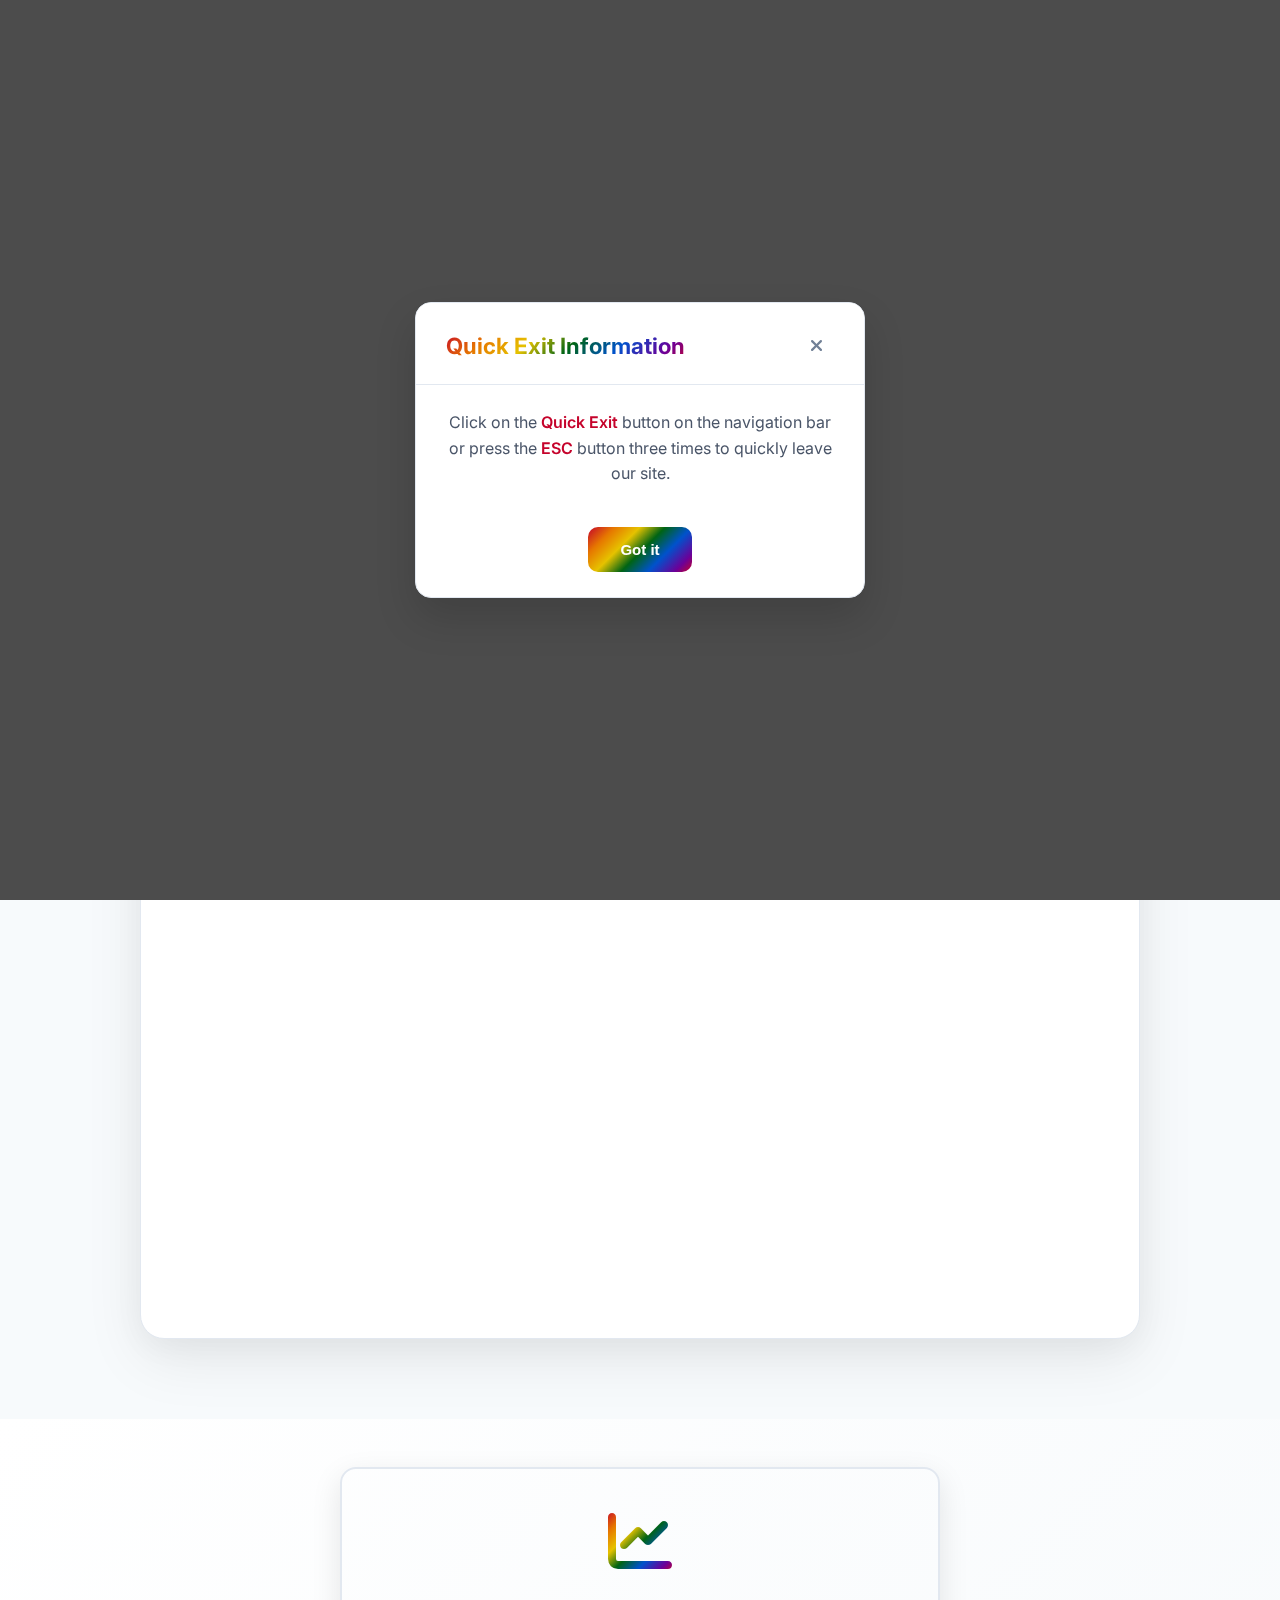
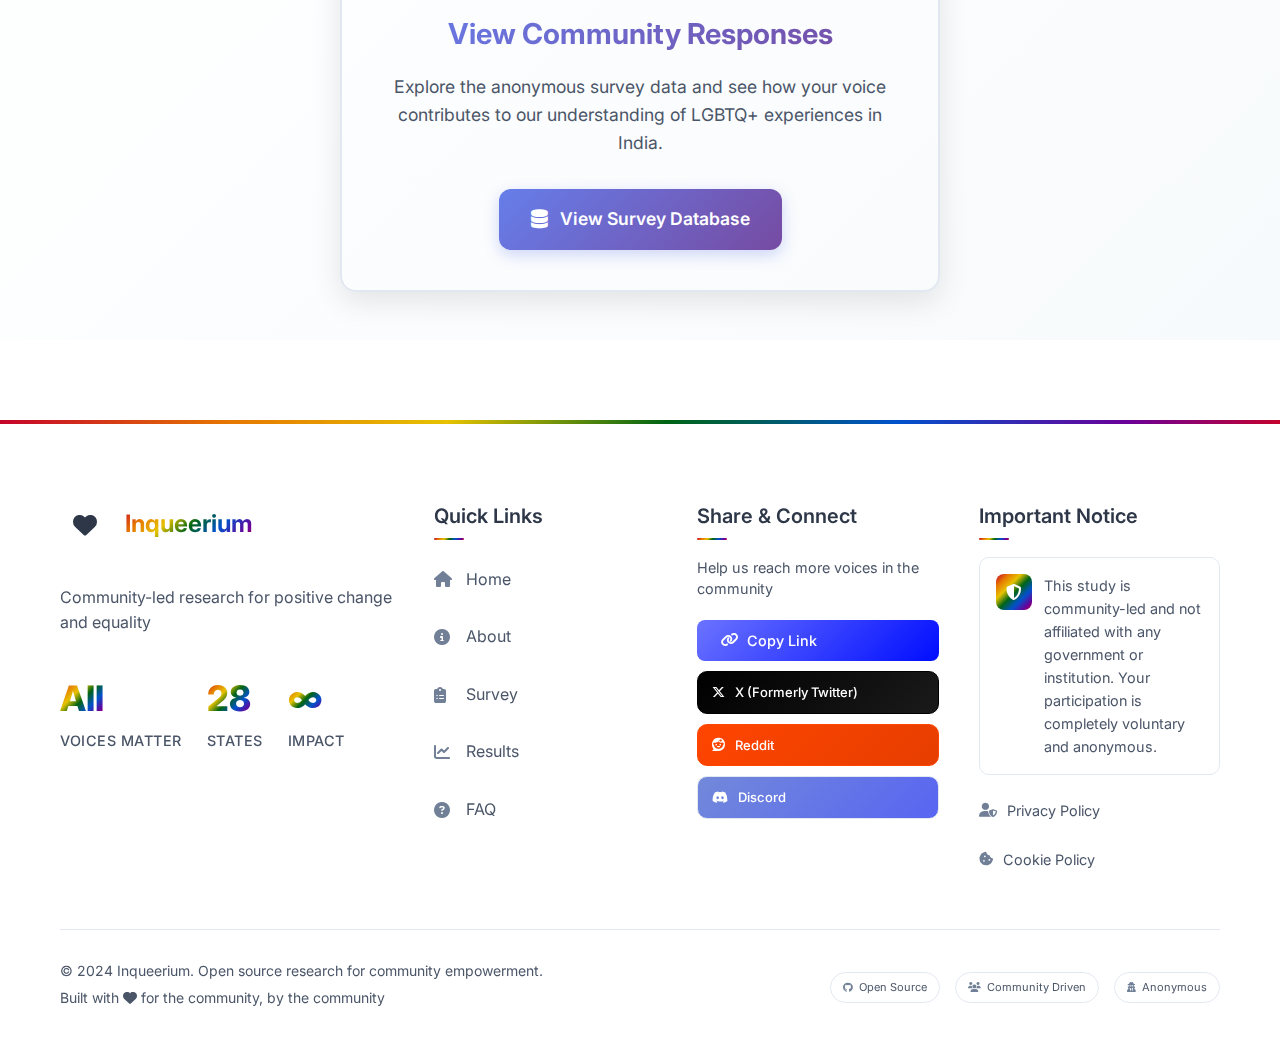
<file: survey.html>
<!DOCTYPE html>
<html lang="en">
<head>
    <meta charset="UTF-8">
    <meta name="viewport" content="width=device-width, initial-scale=1.0">
    <title>Inqueerium - Understanding LGBTQ+ Experiences in India</title>
    <meta name="description" content="Inqueerium: Anonymous, open-source research study about LGBTQ+ lives in India. Community-driven research for awareness and advocacy.">
    <link rel="preconnect" href="https://fonts.googleapis.com">
    <link rel="preconnect" href="https://fonts.gstatic.com" crossorigin>
    <link href="https://fonts.googleapis.com/css2?family=Inter:wght@300;400;500;600;700&display=swap" rel="stylesheet">
    <link rel="stylesheet" href="https://cdnjs.cloudflare.com/ajax/libs/font-awesome/6.4.0/css/all.min.css">
    <link rel="stylesheet" href="style.css">
    <style>
        .survey-results-cta {
            padding: 3rem 0;
            background: linear-gradient(135deg, var(--bg-primary) 0%, var(--bg-secondary) 100%);
        }

        .results-card {
            background: var(--card-bg);
            border-radius: 16px;
            padding: 2.5rem;
            text-align: center;
            box-shadow: 0 10px 30px rgba(0, 0, 0, 0.1);
            border: 2px solid var(--border-color);
            max-width: 600px;
            margin: 0 auto;
            transition: all 0.3s ease;
        }

        .results-card:hover {
            transform: translateY(-5px);
            box-shadow: 0 20px 40px rgba(0, 0, 0, 0.15);
        }

        .results-icon {
            font-size: 3rem;
            color: #4ecdc4;
            margin-bottom: 1.5rem;
        }

        .results-content h3 {
            color: var(--text-primary);
            font-size: 1.8rem;
            font-weight: 700;
            margin-bottom: 1rem;
            background: linear-gradient(135deg, #667eea 0%, #764ba2 100%);
            -webkit-background-clip: text;
            -webkit-text-fill-color: transparent;
            background-clip: text;
        }

        .results-content p {
            color: var(--text-secondary);
            font-size: 1.1rem;
            line-height: 1.6;
            margin-bottom: 2rem;
            max-width: 500px;
            margin-left: auto;
            margin-right: auto;
        }

        .results-btn {
            display: inline-flex;
            align-items: center;
            gap: 0.75rem;
            background: linear-gradient(135deg, #667eea 0%, #764ba2 100%);
            color: white;
            text-decoration: none;
            padding: 1rem 2rem;
            border-radius: 12px;
            font-weight: 600;
            font-size: 1.1rem;
            transition: all 0.3s ease;
            box-shadow: 0 5px 15px rgba(102, 126, 234, 0.3);
        }

        .results-btn:hover {
            transform: translateY(-2px);
            box-shadow: 0 8px 25px rgba(102, 126, 234, 0.4);
            color: white;
        }

        .results-btn i {
            font-size: 1.2rem;
        }

        /* Compact Privacy Notice */
        .privacy-notice-compact {
            background: var(--card-bg);
            border: 1px solid var(--border-color);
            border-radius: 6px;
            padding: 0.75rem 1rem;
            margin: 1rem auto;
            box-shadow: 0 2px 8px rgba(0, 0, 0, 0.1);
            max-width: 600px;
            width: fit-content;
        }

        .privacy-notice-compact .privacy-content {
            display: flex;
            align-items: flex-start;
            gap: 0.5rem;
        }

        .privacy-notice-compact i {
            color: var(--accent-color);
            font-size: 1rem;
            margin-top: 0.1rem;
            flex-shrink: 0;
        }

        .privacy-notice-compact .privacy-text {
            color: var(--text-secondary);
            font-size: 0.85rem;
            line-height: 1.4;
        }

        .privacy-notice-compact strong {
            color: var(--text-primary);
            font-weight: 600;
        }

        @media (max-width: 768px) {
            .survey-results-cta {
                padding: 2rem 0;
            }
            
            .results-card {
                padding: 2rem 1.5rem;
                margin: 0 1rem;
            }
            
            .results-content h3 {
                font-size: 1.5rem;
            }
            
            .results-content p {
                font-size: 1rem;
            }
            
            .results-btn {
                padding: 0.875rem 1.5rem;
                font-size: 1rem;
            }

            .privacy-notice-compact {
                padding: 0.875rem;
                margin: 1rem 0;
            }

            .privacy-notice-compact .privacy-text {
                font-size: 0.85rem;
            }
        }
    </style>
</head>
<body>
    <!-- Cookie Notice -->
    <div id="cookie-notice" class="cookie-notice">
        <div class="cookie-popup">
            <div class="cookie-header">
                <i class="fas fa-cookie-bite"></i>
                <h3>Cookie Notice</h3>
            </div>
            <div class="cookie-body">
                <p>We use cookies to track demographic data for our research study. This helps us understand participation patterns and ensure representative data collection.</p>
                <ul class="cookie-details">
                    <li><i class="fas fa-shield-alt"></i> Your personal data remains completely anonymous</li>
                    <li><i class="fas fa-chart-line"></i> Only aggregated demographic statistics are collected</li>
                    <li><i class="fas fa-lock"></i> No personally identifiable information is stored</li>
                </ul>
                <p class="cookie-footer">By continuing to use this site, you consent to our use of cookies for research purposes.</p>
            </div>
            <div class="cookie-actions">
                <button onclick="closeCookieNotice()" class="cookie-accept">Accept & Continue</button>
                <button onclick="learnMoreCookies()" class="cookie-learn-more">Learn More</button>
            </div>
        </div>
    </div>

    <!-- Welcome Safety Message -->
    <div id="welcome-message" class="welcome-modal">
        <div class="welcome-overlay"></div>
        <div class="welcome-content">
            <div class="welcome-header">
                <h3>Quick Exit Information</h3>
                <button class="welcome-close" onclick="closeWelcomeMessage()">
                    <i class="fas fa-times"></i>
                </button>
            </div>
            <div class="welcome-body">
                <p>Click on the <strong>Quick Exit</strong> button on the navigation bar or press the <strong>ESC</strong> button three times to quickly leave our site.</p>
            </div>
            <div class="welcome-footer">
                <button onclick="closeWelcomeMessage()" class="welcome-btn">Got it</button>
            </div>
        </div>
    </div>

    <!-- Navigation -->
    <nav class="navbar" id="navbar">
        <div class="nav-container">
            <div class="nav-logo">
                <a href="index.html" class="logo-link">
                    <span class="logo-text">Inqueerium</span>
                </a>
            </div>
            <div class="nav-menu" id="nav-menu">
                <a href="index.html" class="nav-link">Home</a>
                <a href="index.html#about" class="nav-link">About</a>
                <a href="index.html#faq" class="nav-link">FAQ</a>
                <a href="index.html#results" class="nav-link">Results</a>
                <a href="survey.html" class="nav-link survey-btn active">Take the Survey</a>
                <button id="emergency-exit" class="emergency-btn" title="Emergency Exit - Instantly redirect to Google">
                    <i class="fas fa-sign-out-alt"></i> QUICK EXIT
                </button>
                <button id="theme-toggle" class="theme-toggle" title="Toggle Dark Mode">
                    <i class="fas fa-moon" id="theme-icon"></i>
                </button>
            </div>
            <div class="hamburger" id="hamburger">
                <span class="bar"></span>
                <span class="bar"></span>
                <span class="bar"></span>
            </div>
        </div>
    </nav>

    <!-- Main Survey Content -->
    <main class="survey-container">
        <div class="survey-header">
            <h1>Inqueerium Research Study</h1>
            <p>Help us amplify LGBTQ+ voices across India. This anonymous, community-driven research study documents diverse experiences to create meaningful change through evidence-based insights, advocacy, and policy impact.</p>
            <div class="survey-highlights">
                <div class="highlight-item">
                    <i class="fas fa-shield-alt"></i>
                    <span>100% Anonymous</span>
                </div>
                <div class="highlight-item">
                    <i class="fas fa-users"></i>
                    <span>Community-Led</span>
                </div>
                <div class="highlight-item">
                    <i class="fas fa-chart-line"></i>
                    <span>Open Results</span>
                </div>
            </div>
        </div>

        <!-- Privacy Notice -->
        <div class="privacy-notice-compact">
            <div class="privacy-content">
                <i class="fas fa-shield-alt"></i>
                <div class="privacy-text">
                    <strong>Privacy Reminder:</strong> Please avoid sharing names, specific locations, contact details, or exact dates. Use general terms like "a family member" or "a city in [state]" to protect your identity while sharing your experiences.
                </div>
            </div>
        </div>
        
        <!-- Tally Form Embed -->
        <div class="form-container">
            <iframe 
                id="tally-form"
                data-tally-src="https://tally.so/embed/31jjpO?alignLeft=1&hideTitle=1&transparentBackground=1&dynamicHeight=1" 
                loading="lazy" 
                width="100%" 
                height="600" 
                frameborder="0" 
                marginheight="0" 
                marginwidth="0" 
                title="LGBTQ+ Community Survey"
                style="border: none; background: transparent;">
            </iframe>
        </div>
    </main>

    <!-- Survey Results Section -->
    <section class="survey-results-cta">
        <div class="container">
            <div class="results-card">
                <div class="results-icon">
                    <i class="fas fa-chart-line"></i>
                </div>
                <div class="results-content">
                    <h3>View Community Responses</h3>
                    <p>Explore the anonymous survey data and see how your voice contributes to our understanding of LGBTQ+ experiences in India.</p>
                    <a href="https://docs.google.com/spreadsheets/d/1N4lfeeGXrvvug7MGLDrPwYjuX3TCaxrGUrrcNnOePtw/edit?usp=sharing" class="results-btn">
                        <i class="fas fa-database"></i>
                        View Survey Database
                    </a>
                </div>
            </div>
        </div>
    </section>

   <!-- Footer -->
    <footer class="footer">
        <div class="footer-rainbow-bg"></div>
        <div class="container">
            <div class="footer-content">
                <div class="footer-section footer-brand">
                    <div class="footer-logo">
                        <div class="logo-icon">
                            <i class="fas fa-heart rainbow-text"></i>
                        </div>
                        <h3>Inqueerium</h3>
                    </div>
                    <p class="footer-tagline">Community-led research for positive change and equality</p>
                    <div class="footer-stats">
                        <div class="stat-item">
                            <span class="stat-number">All</span>
                            <span class="stat-label">Voices Matter</span>
                        </div>
                        <div class="stat-item">
                            <span class="stat-number">28</span>
                            <span class="stat-label">States</span>
                        </div>
                        <div class="stat-item">
                            <span class="stat-number">∞</span>
                            <span class="stat-label">Impact</span>
                        </div>
                    </div>
                </div>
                
                <div class="footer-section footer-links">
                    <h4>Quick Links</h4>
                    <div class="footer-nav">
                        <a href="#home" class="footer-link">
                            <i class="fas fa-home"></i>
                            <span>Home</span>
                        </a>
                        <a href="#about" class="footer-link">
                            <i class="fas fa-info-circle"></i>
                            <span>About</span>
                        </a>
                        <a href="survey.html" class="footer-link">
                            <i class="fas fa-clipboard-list"></i>
                            <span>Survey</span>
                        </a>
                        <a href="#results" class="footer-link">
                            <i class="fas fa-chart-line"></i>
                            <span>Results</span>
                        </a>
                        <a href="#faq" class="footer-link">
                            <i class="fas fa-question-circle"></i>
                            <span>FAQ</span>
                        </a>
                    </div>
                </div>
                
                <div class="footer-section footer-social">
                    <h4>Share & Connect</h4>
                    <p class="social-description">Help us reach more voices in the community</p>
                    <div class="social-buttons">
                        <button class="social-btn copy-link" onclick="copyLink()" data-tooltip="Copy Link to Share">
                            <i class="fas fa-link"></i>
                            <span>Copy Link</span>
                        </button>
                        <a href="#" class="social-btn twitter" onclick="shareOnTwitter()" data-tooltip="Share on X (Formerly Twitter)">
                            <i class="fab fa-x-twitter"></i>
                            <span>X (Formerly Twitter)</span>
                        </a>
                        <a href="#" class="social-btn reddit" onclick="shareOnReddit()" data-tooltip="Share on Reddit">
                            <i class="fab fa-reddit"></i>
                            <span>Reddit</span>
                        </a>
                        <a href="#" class="social-btn discord" onclick="shareOnDiscord()" data-tooltip="Share on Discord">
                            <i class="fab fa-discord"></i>
                            <span>Discord</span>
                        </a>
                    </div>
                </div>
                
                <div class="footer-section footer-info">
                    <h4>Important Notice</h4>
                    <div class="info-card">
                        <div class="info-icon">
                            <i class="fas fa-shield-alt"></i>
                        </div>
                        <div class="info-content">
                            <p>This study is community-led and not affiliated with any government or institution. Your participation is completely voluntary and anonymous.</p>
                        </div>
                    </div>
                    <div class="privacy-links">
                        <a href="privacy-policy.html" class="privacy-link">
                            <i class="fas fa-user-shield"></i>
                            Privacy Policy
                        </a>
                        <a href="cookie-policy.html" class="privacy-link">
                            <i class="fas fa-cookie-bite"></i>
                            Cookie Policy
                        </a>
                    </div>
                </div>
            </div>
            
            <div class="footer-bottom">
                <div class="footer-bottom-content">
                    <div class="footer-copyright">
                        <p>&copy; 2024 Inqueerium. Open source research for community empowerment.</p>
                        <p class="footer-subtitle">Built with <i class="fas fa-heart rainbow-text pulse"></i> for the community, by the community</p>
                    </div>
                    <div class="footer-badges">
                        <div class="badge open-source">
                            <i class="fab fa-github"></i>
                            <span>Open Source</span>
                        </div>
                        <div class="badge community-driven">
                            <i class="fas fa-users"></i>
                            <span>Community Driven</span>
                        </div>
                        <div class="badge anonymous">
                            <i class="fas fa-user-secret"></i>
                            <span>Anonymous</span>
                        </div>
                    </div>
                </div>
            </div>
        </div>
    </footer>

    <script src="script.js"></script>
    <script>
        // Enhanced Social Sharing Functions
        function copyLink() {
            const url = window.location.href;
            const copyBtn = document.querySelector('.social-btn.copy-link');
            
            if (navigator.clipboard && window.isSecureContext) {
                // Use modern clipboard API
                navigator.clipboard.writeText(url).then(() => {
                    showCopySuccess(copyBtn);
                }).catch(() => {
                    fallbackCopyTextToClipboard(url, copyBtn);
                });
            } else {
                // Fallback for older browsers
                fallbackCopyTextToClipboard(url, copyBtn);
            }
        }

        function fallbackCopyTextToClipboard(text, copyBtn) {
            const textArea = document.createElement("textarea");
            textArea.value = text;
            textArea.style.top = "0";
            textArea.style.left = "0";
            textArea.style.position = "fixed";
            document.body.appendChild(textArea);
            textArea.focus();
            textArea.select();
            
            try {
                document.execCommand('copy');
                showCopySuccess(copyBtn);
            } catch (err) {
                console.error('Fallback: Could not copy text: ', err);
            }
            
            document.body.removeChild(textArea);
        }

        function showCopySuccess(copyBtn) {
            copyBtn.classList.add('copied');
            const originalText = copyBtn.querySelector('span').textContent;
            copyBtn.querySelector('span').textContent = 'Copied!';
            
            setTimeout(() => {
                copyBtn.classList.remove('copied');
                copyBtn.querySelector('span').textContent = originalText;
            }, 2000);
        }

        function shareOnTwitter() {
            const url = encodeURIComponent(window.location.href);
            const text = encodeURIComponent('Join Inqueerium - Understanding LGBTQ+ Experiences in India. Anonymous, community-driven research for positive change. 🏳️‍🌈');
            const hashtags = encodeURIComponent('LGBTQ,India,Research,Community,Equality');
            
            const xUrl = `https://x.com/intent/tweet?url=${url}&text=${text}&hashtags=${hashtags}`;
            window.open(xUrl, '_blank', 'width=600,height=400');
        }

        function shareOnReddit() {
            const url = encodeURIComponent(window.location.href);
            const title = encodeURIComponent('Inqueerium: Anonymous LGBTQ+ Research Study for India');
            
            const redditUrl = `https://www.reddit.com/submit?url=${url}&title=${title}`;
            window.open(redditUrl, '_blank', 'width=800,height=600');
        }

        function shareOnDiscord() {
            // Discord doesn't have a direct share URL, so we'll copy a formatted message
            const url = window.location.href;
            const message = `🏳️‍🌈 **Inqueerium: Understanding LGBTQ+ Experiences in India**\n\nAnonymous, community-driven research study to amplify LGBTQ+ voices across India.\n\n${url}\n\n#LGBTQ #India #Research #Community`;
            
            if (navigator.clipboard && window.isSecureContext) {
                navigator.clipboard.writeText(message).then(() => {
                    alert('Discord message copied to clipboard! Paste it in your Discord server or DM.');
                }).catch(() => {
                    prompt('Copy this message for Discord:', message);
                });
            } else {
                prompt('Copy this message for Discord:', message);
            }
        }

        // Add event listeners for keyboard accessibility
        document.addEventListener('DOMContentLoaded', function() {
            const socialButtons = document.querySelectorAll('.social-btn');
            socialButtons.forEach(button => {
                button.addEventListener('keydown', function(e) {
                    if (e.key === 'Enter' || e.key === ' ') {
                        e.preventDefault();
                        button.click();
                    }
                });
            });
        });
    </script>
</body>
</html>
</file>
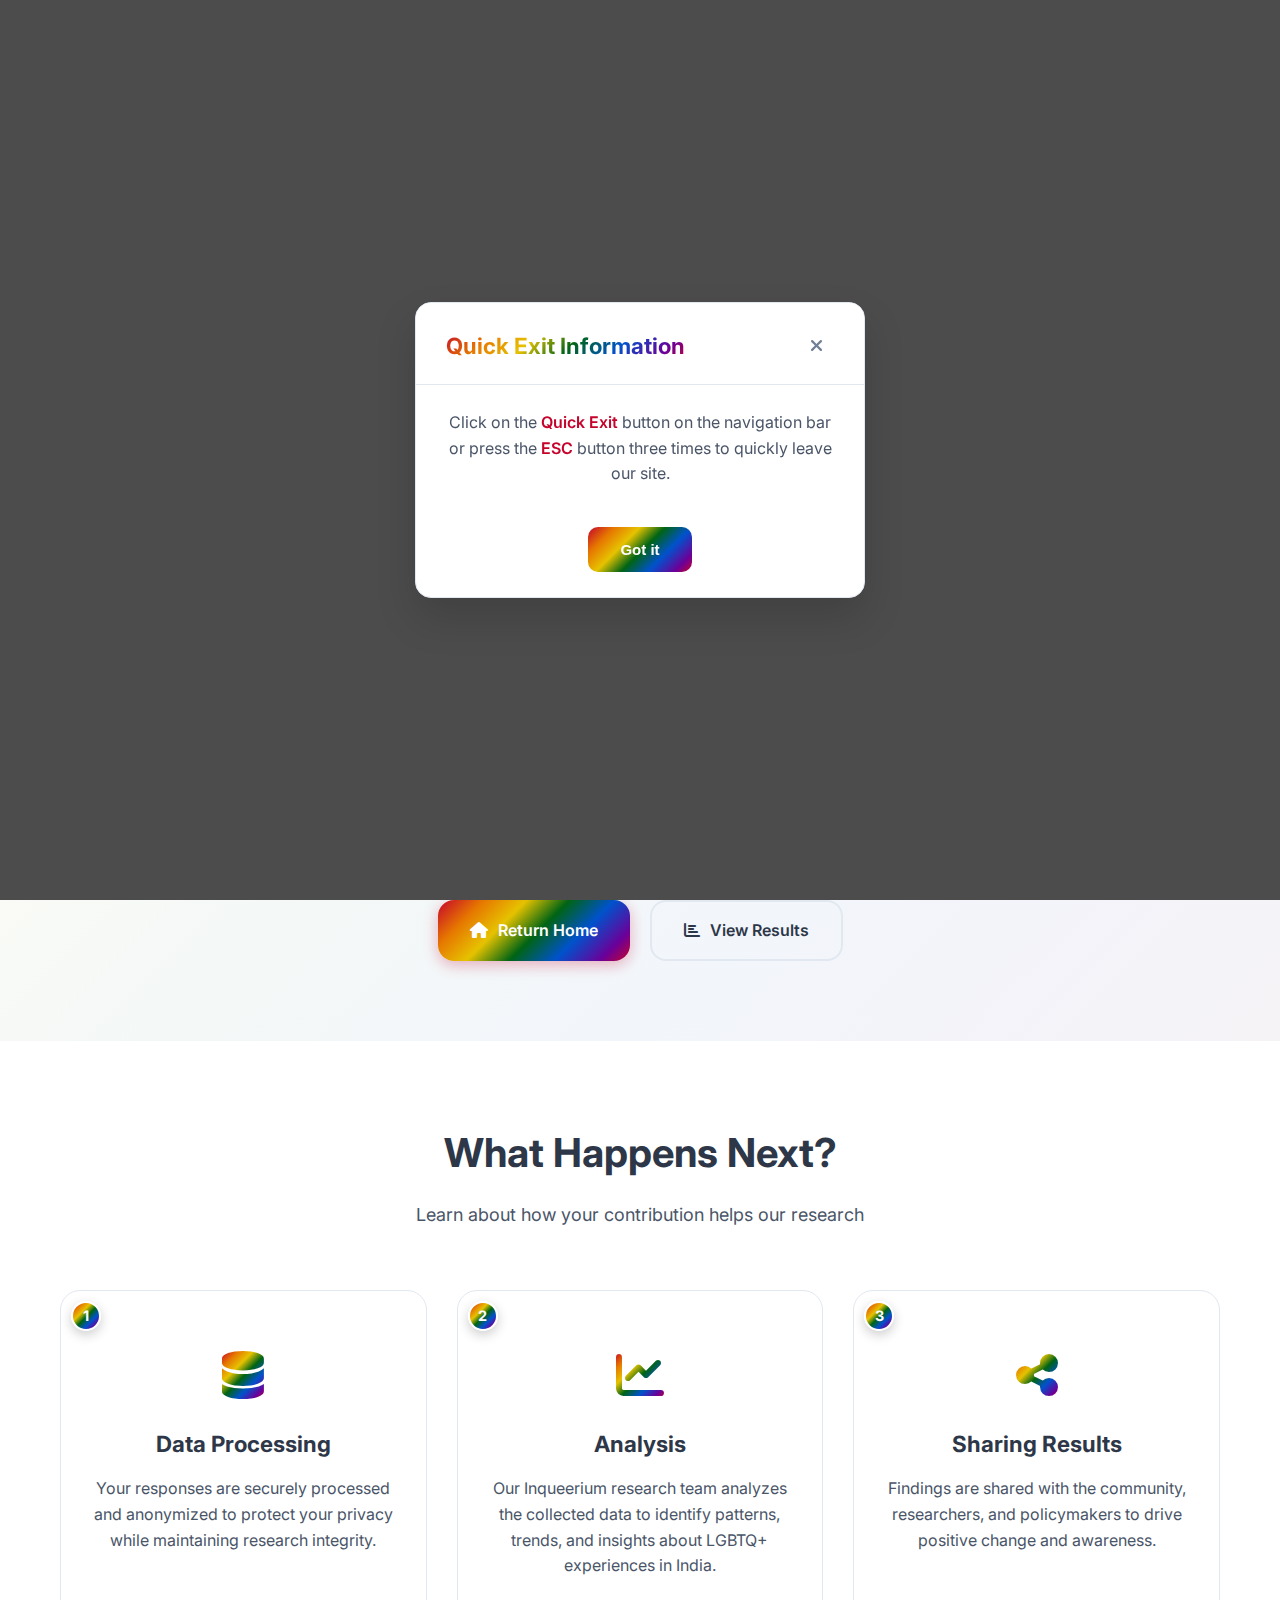
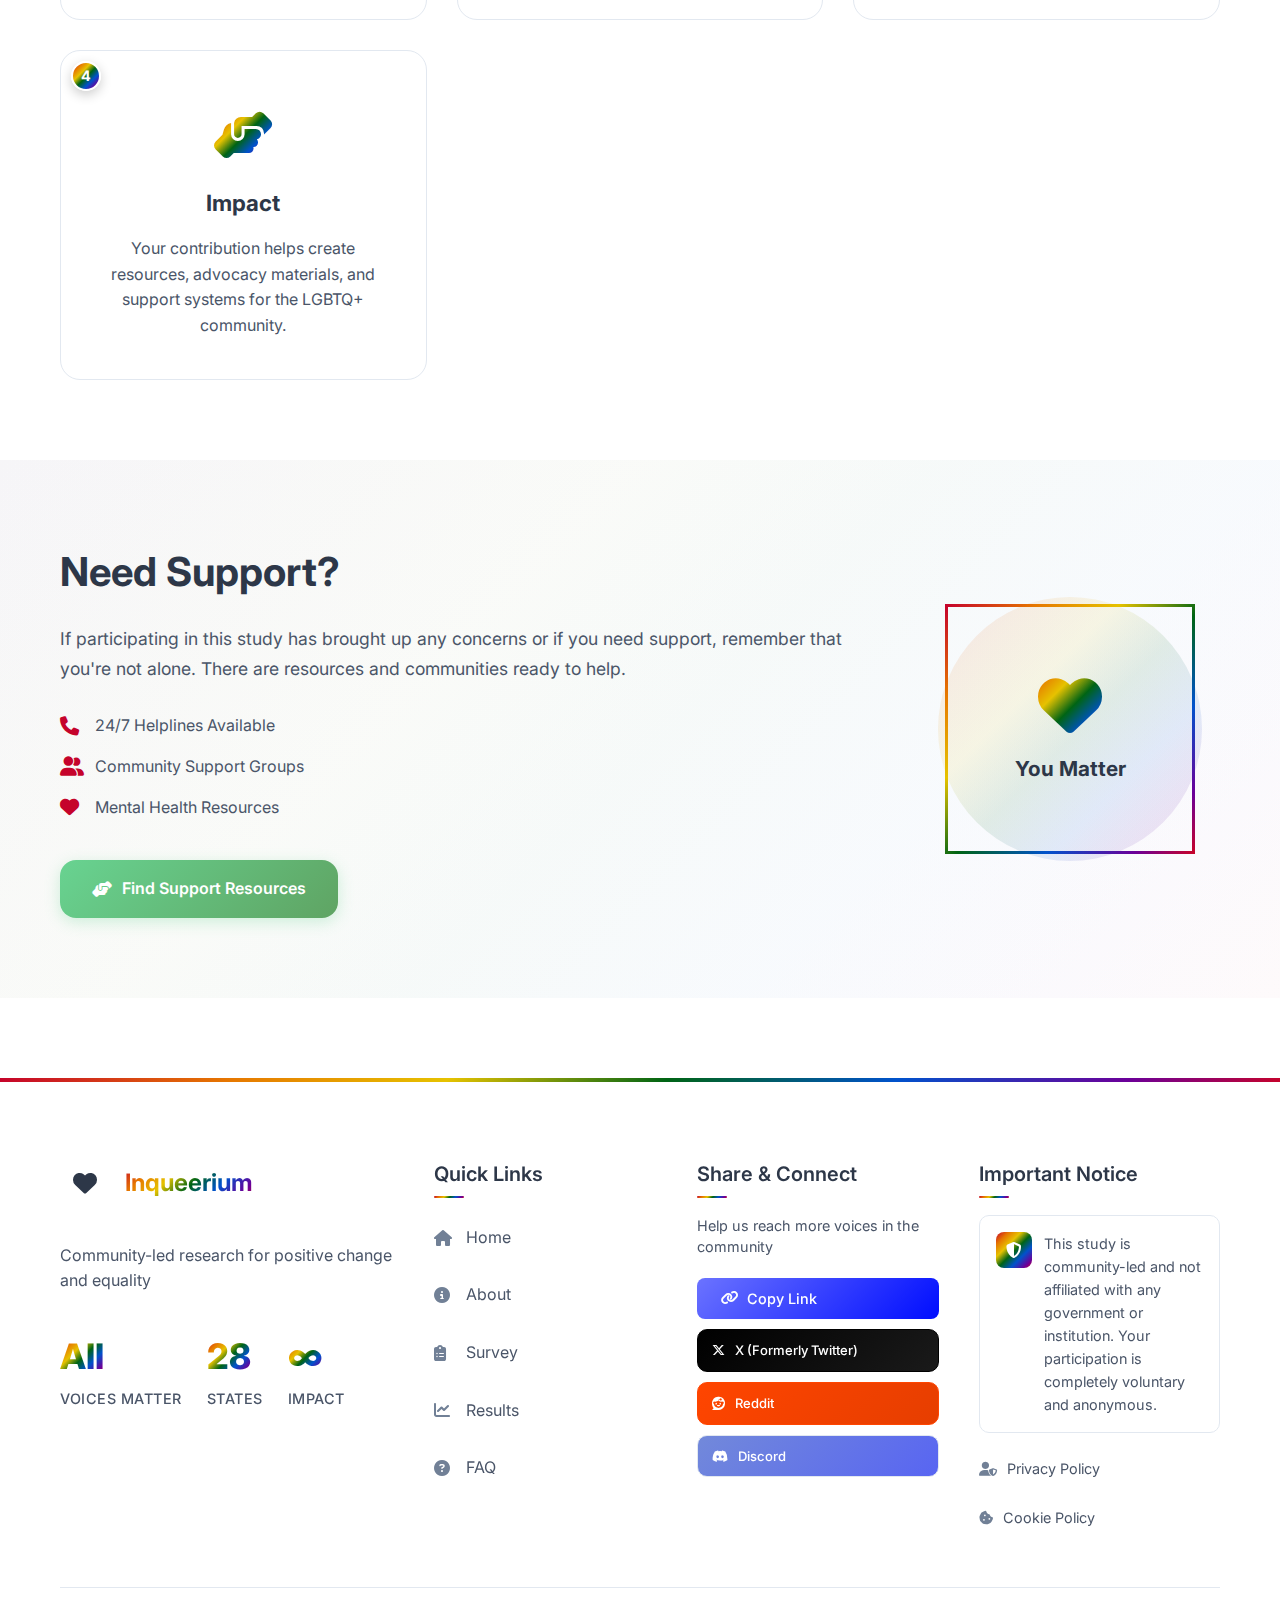
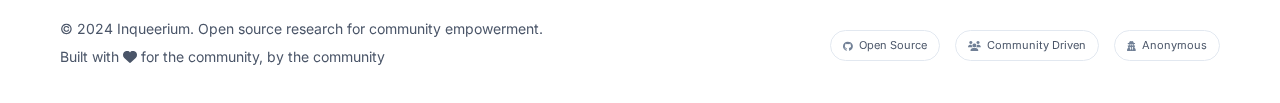
<file: thank-you.html>
<!DOCTYPE html>
<html lang="en">
<head>
    <!-- Google tag (gtag.js) -->
<script async src="https://www.googletagmanager.com/gtag/js?id=G-Y3YFCDMB9L"></script>
<script>
  window.dataLayer = window.dataLayer || [];
  function gtag(){dataLayer.push(arguments);}
  gtag('js', new Date());

  gtag('config', 'G-Y3YFCDMB9L');
</script>
    <meta charset="UTF-8">
    <meta name="viewport" content="width=device-width, initial-scale=1.0">
        <link rel="icon" type="image/png" href="https://cdn-icons-png.flaticon.com/512/6096/6096534.png">
    <title>Thank You - Inqueerium</title>
    <meta name="description" content="Thank you for participating in Inqueerium, our anonymous research study about LGBTQ+ lives in India.">
    <link rel="preconnect" href="https://fonts.googleapis.com">
    <link rel="preconnect" href="https://fonts.gstatic.com" crossorigin>
    <link href="https://fonts.googleapis.com/css2?family=Inter:wght@300;400;500;600;700&display=swap" rel="stylesheet">
    <link rel="stylesheet" href="https://cdnjs.cloudflare.com/ajax/libs/font-awesome/6.4.0/css/all.min.css">
    <link rel="stylesheet" href="style.css">
</head>
<body>
    <!-- Cookie Notice -->
    <div id="cookie-notice" class="cookie-notice">
        <div class="cookie-popup">
            <div class="cookie-header">
                <i class="fas fa-cookie-bite"></i>
                <h3>Cookie Notice</h3>
            </div>
            <div class="cookie-body">
                <p>We use cookies to track demographic data for our research study. This helps us understand participation patterns and ensure representative data collection.</p>
                <ul class="cookie-details">
                    <li><i class="fas fa-shield-alt"></i> Your personal data remains completely anonymous</li>
                    <li><i class="fas fa-chart-line"></i> Only aggregated demographic statistics are collected</li>
                    <li><i class="fas fa-lock"></i> No personally identifiable information is stored</li>
                </ul>
                <p class="cookie-footer">By continuing to use this site, you consent to our use of cookies for research purposes.</p>
            </div>
            <div class="cookie-actions">
                <button onclick="closeCookieNotice()" class="cookie-accept">Accept & Continue</button>
                <button onclick="learnMoreCookies()" class="cookie-learn-more">Learn More</button>
            </div>
        </div>
    </div>

    <!-- Welcome Safety Message -->
    <div id="welcome-message" class="welcome-modal">
        <div class="welcome-overlay"></div>
        <div class="welcome-content">
            <div class="welcome-header">
                <h3>Quick Exit Information</h3>
                <button class="welcome-close" onclick="closeWelcomeMessage()">
                    <i class="fas fa-times"></i>
                </button>
            </div>
            <div class="welcome-body">
                <p>Click on the <strong>Quick Exit</strong> button on the navigation bar or press the <strong>ESC</strong> button three times to quickly leave our site.</p>
            </div>
            <div class="welcome-footer">
                <button onclick="closeWelcomeMessage()" class="welcome-btn">Got it</button>
            </div>
        </div>
    </div>

    <!-- Navigation -->
    <nav class="navbar" id="navbar">
        <div class="nav-container">
            <div class="nav-logo">
                <a href="index.html" class="logo-link">
                    <span class="logo-text">Inqueerium</span>
                </a>
            </div>
            <div class="nav-menu" id="nav-menu">
                <a href="index.html" class="nav-link">Home</a>
                <a href="index.html#about" class="nav-link">About</a>
                <a href="index.html#faq" class="nav-link">FAQ</a>
                <a href="index.html#results" class="nav-link">Results</a>
                <a href="survey.html" class="nav-link survey-btn">Take the Survey</a>
                <button id="emergency-exit" class="emergency-btn" title="Emergency Exit - Instantly redirect to Google">
                    <i class="fas fa-sign-out-alt"></i> QUICK EXIT
                </button>
                <button id="theme-toggle" class="theme-toggle" title="Toggle Dark Mode">
                    <i class="fas fa-moon" id="theme-icon"></i>
                </button>
            </div>
            <div class="hamburger" id="hamburger">
                <span class="bar"></span>
                <span class="bar"></span>
                <span class="bar"></span>
            </div>
        </div>
    </nav>

    <!-- Thank You Hero Section -->
    <section class="thank-you-hero">
        <div class="container">
            <div class="thank-you-content">
                <div class="thank-you-icon">
                    <div class="icon-container">
                        <i class="fas fa-heart"></i>
                        <div class="icon-rings">
                            <div class="ring ring-1"></div>
                            <div class="ring ring-2"></div>
                            <div class="ring ring-3"></div>
                        </div>
                    </div>
                </div>
                <h1 class="thank-you-title">Thank You!</h1>
                <h2 class="thank-you-subtitle">Your Voice Matters</h2>
                <p class="thank-you-message">
                    Your participation in Inqueerium is invaluable. By sharing your experiences, you're helping to create a more inclusive and understanding society for LGBTQ+ individuals in India.
                </p>
                
                <div class="thank-you-stats">
                    <div class="stat-card">
                        <div class="stat-icon">
                            <i class="fas fa-users"></i>
                        </div>
                        <div class="stat-content">
                            <div class="stat-number">Open</div>
                            <div class="stat-label">For Everyone</div>
                        </div>
                    </div>
                    <div class="stat-card">
                        <div class="stat-icon">
                            <i class="fas fa-shield-alt"></i>
                        </div>
                        <div class="stat-content">
                            <div class="stat-number">100%</div>
                            <div class="stat-label">Anonymous</div>
                        </div>
                    </div>
                    <div class="stat-card">
                        <div class="stat-icon">
                            <i class="fas fa-globe"></i>
                        </div>
                        <div class="stat-content">
                            <div class="stat-number">Open</div>
                            <div class="stat-label">Source</div>
                        </div>
                    </div>
                </div>

                <div class="thank-you-actions">
                    <a href="index.html" class="btn btn-primary">
                        <i class="fas fa-home"></i>
                        <span>Return Home</span>
                    </a>
                    <a href="index.html#results" class="btn btn-secondary">
                        <i class="fas fa-chart-bar"></i>
                        <span>View Results</span>
                    </a>
                </div>
            </div>
        </div>
    </section>

    <!-- What Happens Next Section -->
    <section class="next-steps">
        <div class="container">
            <div class="section-header">
                <h2>What Happens Next?</h2>
                <p>Learn about how your contribution helps our research</p>
            </div>
            
            <div class="steps-grid">
                <div class="step-card">
                    <div class="step-number">1</div>
                    <div class="step-icon">
                        <i class="fas fa-database"></i>
                    </div>
                    <h3>Data Processing</h3>
                    <p>Your responses are securely processed and anonymized to protect your privacy while maintaining research integrity.</p>
                </div>
                
                <div class="step-card">
                    <div class="step-number">2</div>
                    <div class="step-icon">
                        <i class="fas fa-chart-line"></i>
                    </div>
                    <h3>Analysis</h3>
                    <p>Our Inqueerium research team analyzes the collected data to identify patterns, trends, and insights about LGBTQ+ experiences in India.</p>
                </div>
                
                <div class="step-card">
                    <div class="step-number">3</div>
                    <div class="step-icon">
                        <i class="fas fa-share-alt"></i>
                    </div>
                    <h3>Sharing Results</h3>
                    <p>Findings are shared with the community, researchers, and policymakers to drive positive change and awareness.</p>
                </div>
                
                <div class="step-card">
                    <div class="step-number">4</div>
                    <div class="step-icon">
                        <i class="fas fa-hands-helping"></i>
                    </div>
                    <h3>Impact</h3>
                    <p>Your contribution helps create resources, advocacy materials, and support systems for the LGBTQ+ community.</p>
                </div>
            </div>
        </div>
    </section>

    <!-- Community Support Section -->
    <section class="community-support">
        <div class="container">
            <div class="support-content">
                <div class="support-text">
                    <h2>Need Support?</h2>
                    <p>If participating in this study has brought up any concerns or if you need support, remember that you're not alone. There are resources and communities ready to help.</p>
                    
                    <div class="support-features">
                        <div class="feature">
                            <i class="fas fa-phone"></i>
                            <span>24/7 Helplines Available</span>
                        </div>
                        <div class="feature">
                            <i class="fas fa-user-friends"></i>
                            <span>Community Support Groups</span>
                        </div>
                        <div class="feature">
                            <i class="fas fa-heart"></i>
                            <span>Mental Health Resources</span>
                        </div>
                    </div>
                    
                    <a href="https://lgbtqindiaresource.in/" class="btn btn-support">
                        <i class="fas fa-hands-helping"></i>
                        <span>Find Support Resources</span>
                    </a>
                </div>
                
                <div class="support-visual">
                    <div class="support-circle">
                        <div class="circle-content">
                            <i class="fas fa-heart"></i>
                            <span>You Matter</span>
                        </div>
                    </div>
                </div>
            </div>
        </div>
    </section>

     <!-- Footer -->
    <footer class="footer">
        <div class="footer-rainbow-bg"></div>
        <div class="container">
            <div class="footer-content">
                <div class="footer-section footer-brand">
                    <div class="footer-logo">
                        <div class="logo-icon">
                            <i class="fas fa-heart rainbow-text"></i>
                        </div>
                        <h3>Inqueerium</h3>
                    </div>
                    <p class="footer-tagline">Community-led research for positive change and equality</p>
                    <div class="footer-stats">
                        <div class="stat-item">
                            <span class="stat-number">All</span>
                            <span class="stat-label">Voices Matter</span>
                        </div>
                        <div class="stat-item">
                            <span class="stat-number">28</span>
                            <span class="stat-label">States</span>
                        </div>
                        <div class="stat-item">
                            <span class="stat-number">∞</span>
                            <span class="stat-label">Impact</span>
                        </div>
                    </div>
                </div>
                
                <div class="footer-section footer-links">
                    <h4>Quick Links</h4>
                    <div class="footer-nav">
                        <a href="#home" class="footer-link">
                            <i class="fas fa-home"></i>
                            <span>Home</span>
                        </a>
                        <a href="#about" class="footer-link">
                            <i class="fas fa-info-circle"></i>
                            <span>About</span>
                        </a>
                        <a href="survey.html" class="footer-link">
                            <i class="fas fa-clipboard-list"></i>
                            <span>Survey</span>
                        </a>
                        <a href="#results" class="footer-link">
                            <i class="fas fa-chart-line"></i>
                            <span>Results</span>
                        </a>
                        <a href="#faq" class="footer-link">
                            <i class="fas fa-question-circle"></i>
                            <span>FAQ</span>
                        </a>
                    </div>
                </div>
                
                <div class="footer-section footer-social">
                    <h4>Share & Connect</h4>
                    <p class="social-description">Help us reach more voices in the community</p>
                    <div class="social-buttons">
                        <button class="social-btn copy-link" onclick="copyLink()" data-tooltip="Copy Link to Share">
                            <i class="fas fa-link"></i>
                            <span>Copy Link</span>
                        </button>
                        <a href="#" class="social-btn twitter" onclick="shareOnTwitter()" data-tooltip="Share on X (Formerly Twitter)">
                            <i class="fab fa-x-twitter"></i>
                            <span>X (Formerly Twitter)</span>
                        </a>
                        <a href="#" class="social-btn reddit" onclick="shareOnReddit()" data-tooltip="Share on Reddit">
                            <i class="fab fa-reddit"></i>
                            <span>Reddit</span>
                        </a>
                        <a href="#" class="social-btn discord" onclick="shareOnDiscord()" data-tooltip="Share on Discord">
                            <i class="fab fa-discord"></i>
                            <span>Discord</span>
                        </a>
                    </div>
                </div>
                
                <div class="footer-section footer-info">
                    <h4>Important Notice</h4>
                    <div class="info-card">
                        <div class="info-icon">
                            <i class="fas fa-shield-alt"></i>
                        </div>
                        <div class="info-content">
                            <p>This study is community-led and not affiliated with any government or institution. Your participation is completely voluntary and anonymous.</p>
                        </div>
                    </div>
                    <div class="privacy-links">
                        <a href="privacy-policy.html" class="privacy-link">
                            <i class="fas fa-user-shield"></i>
                            Privacy Policy
                        </a>
                        <a href="cookie-policy.html" class="privacy-link">
                            <i class="fas fa-cookie-bite"></i>
                            Cookie Policy
                        </a>
                    </div>
                </div>
            </div>
            
            <div class="footer-bottom">
                <div class="footer-bottom-content">
                    <div class="footer-copyright">
                        <p>&copy; 2024 Inqueerium. Open source research for community empowerment.</p>
                        <p class="footer-subtitle">Built with <i class="fas fa-heart rainbow-text pulse"></i> for the community, by the community</p>
                    </div>
                    <div class="footer-badges">
                        <div class="badge open-source">
                            <i class="fab fa-github"></i>
                            <span>Open Source</span>
                        </div>
                        <div class="badge community-driven">
                            <i class="fas fa-users"></i>
                            <span>Community Driven</span>
                        </div>
                        <div class="badge anonymous">
                            <i class="fas fa-user-secret"></i>
                            <span>Anonymous</span>
                        </div>
                    </div>
                </div>
            </div>
        </div>
    </footer>

    <script src="script.js"></script>
    <script>
        // Enhanced Social Sharing Functions
        function copyLink() {
            const url = window.location.href;
            const copyBtn = document.querySelector('.social-btn.copy-link');
            
            if (navigator.clipboard && window.isSecureContext) {
                // Use modern clipboard API
                navigator.clipboard.writeText(url).then(() => {
                    showCopySuccess(copyBtn);
                }).catch(() => {
                    fallbackCopyTextToClipboard(url, copyBtn);
                });
            } else {
                // Fallback for older browsers
                fallbackCopyTextToClipboard(url, copyBtn);
            }
        }

        function fallbackCopyTextToClipboard(text, copyBtn) {
            const textArea = document.createElement("textarea");
            textArea.value = text;
            textArea.style.top = "0";
            textArea.style.left = "0";
            textArea.style.position = "fixed";
            document.body.appendChild(textArea);
            textArea.focus();
            textArea.select();
            
            try {
                document.execCommand('copy');
                showCopySuccess(copyBtn);
            } catch (err) {
                console.error('Fallback: Could not copy text: ', err);
            }
            
            document.body.removeChild(textArea);
        }

        function showCopySuccess(copyBtn) {
            copyBtn.classList.add('copied');
            const originalText = copyBtn.querySelector('span').textContent;
            copyBtn.querySelector('span').textContent = 'Copied!';
            
            setTimeout(() => {
                copyBtn.classList.remove('copied');
                copyBtn.querySelector('span').textContent = originalText;
            }, 2000);
        }

        function shareOnTwitter() {
            const url = encodeURIComponent(window.location.href);
            const text = encodeURIComponent('Join Inqueerium - Understanding LGBTQ+ Experiences in India. Anonymous, community-driven research for positive change. 🏳️‍🌈');
            const hashtags = encodeURIComponent('LGBTQ,India,Research,Community,Equality');
            
            const xUrl = `https://x.com/intent/tweet?url=${url}&text=${text}&hashtags=${hashtags}`;
            window.open(xUrl, '_blank', 'width=600,height=400');
        }

        function shareOnReddit() {
            const url = encodeURIComponent(window.location.href);
            const title = encodeURIComponent('Inqueerium: Anonymous LGBTQ+ Research Study for India');
            
            const redditUrl = `https://www.reddit.com/submit?url=${url}&title=${title}`;
            window.open(redditUrl, '_blank', 'width=800,height=600');
        }

        function shareOnDiscord() {
            // Discord doesn't have a direct share URL, so we'll copy a formatted message
            const url = window.location.href;
            const message = `🏳️‍🌈 **Inqueerium: Understanding LGBTQ+ Experiences in India**\n\nAnonymous, community-driven research study to amplify LGBTQ+ voices across India.\n\n${url}\n\n#LGBTQ #India #Research #Community`;
            
            if (navigator.clipboard && window.isSecureContext) {
                navigator.clipboard.writeText(message).then(() => {
                    alert('Discord message copied to clipboard! Paste it in your Discord server or DM.');
                }).catch(() => {
                    prompt('Copy this message for Discord:', message);
                });
            } else {
                prompt('Copy this message for Discord:', message);
            }
        }

        // Add event listeners for keyboard accessibility
        document.addEventListener('DOMContentLoaded', function() {
            const socialButtons = document.querySelectorAll('.social-btn');
            socialButtons.forEach(button => {
                button.addEventListener('keydown', function(e) {
                    if (e.key === 'Enter' || e.key === ' ') {
                        e.preventDefault();
                        button.click();
                    }
                });
            });
        });
    </script>
</body>

</html>
</file>
<file: style.css>
/* Reset and Base Styles */
* {
    margin: 0;
    padding: 0;
    box-sizing: border-box;
}

:root {
    /* Light Mode Colors - LGBTQ+ Rainbow Colors */
    --primary-color: #c5032b;
    --secondary-color: #e67700;
    --accent-color: #006414;
    --text-primary: #2d3748;
    --text-secondary: #4a5568;
    --text-muted: #718096;
    --bg-primary: #ffffff;
    --bg-secondary: #f7fafc;
    --bg-card: #ffffff;
    --border-color: #e2e8f0;
    --shadow-color: rgba(0, 0, 0, 0.1);
    --gradient-primary: linear-gradient(135deg, #c5032b 0%, #e67700 18%, #e6c200 35%, #006414 52%, #0052cc 70%, #6b0099 88%, #c5032b 100%);
    --gradient-secondary: linear-gradient(135deg, #6b0099 0%, #0052cc 50%, #006414 100%);
    --rainbow-gradient: linear-gradient(135deg, #c5032b 0%, #e67700 18%, #e6c200 35%, #006414 52%, #0052cc 70%, #6b0099 88%, #c5032b 100%);
    --rainbow-border: linear-gradient(135deg, #c5032b 0%, #e67700 25%, #e6c200 50%, #006414 75%, #0052cc 100%);
    --glass-bg: rgba(255, 255, 255, 0.1);
    --nav-bg: rgba(255, 255, 255, 0.95);
    --emergency-color: #e53e3e;
    --success-color: #38a169;
    --warning-color: #d69e2e;
}

[data-theme="dark"] {
    /* True Black Dark Mode - LGBTQ+ Rainbow Colors */
    --primary-color: #e85d75;
    --secondary-color: #f49545;
    --accent-color: #5fa463;
    --success-color: #68d391;
    --warning-color: #fbb040;
    --error-color: #f56565;
    --text-primary: #ffffff;
    --text-secondary: #cccccc;
    --text-muted: #888888;
    --bg-primary: #000000;
    --bg-secondary: #080808;
    --bg-card: #0f0f0f;
    --border-color: #1f1f1f;
    --shadow-color: rgba(0, 0, 0, 0.9);
    --gradient-primary: linear-gradient(135deg, #e85d75 0%, #f49545 18%, #f4d03f 35%, #5fa463 52%, #5499c7 70%, #9b59b6 88%, #e85d75 100%);
    --gradient-secondary: linear-gradient(135deg, #9b59b6 0%, #5499c7 50%, #5fa463 100%);
    --rainbow-gradient: linear-gradient(135deg, #e85d75 0%, #f49545 18%, #f4d03f 35%, #5fa463 52%, #5499c7 70%, #9b59b6 88%, #e85d75 100%);
    --rainbow-border: linear-gradient(135deg, #e85d75 0%, #f49545 25%, #f4d03f 50%, #5fa463 75%, #5499c7 100%);
    --glass-bg: rgba(0, 0, 0, 0.3);
    --nav-bg: rgba(0, 0, 0, 0.98);
}

/* Automatic dark mode based on system preference */
@media (prefers-color-scheme: dark) {
    :root {
        --bg-primary: #000000;
        --bg-secondary: #080808;
        --bg-card: #0f0f0f;
        --text-primary: #ffffff;
        --text-secondary: #cccccc;
        --text-muted: #888888;
        --border-color: #1f1f1f;
        --shadow-color: rgba(0, 0, 0, 0.9);
        --primary-color: #e85d75;
        --success-color: #68d391;
        --warning-color: #fbb040;
        --error-color: #f56565;
        --gradient-primary: linear-gradient(135deg, #e85d75 0%, #f49545 18%, #f4d03f 35%, #5fa463 52%, #5499c7 70%, #9b59b6 88%, #e85d75 100%);
        --gradient-secondary: linear-gradient(135deg, #9b59b6 0%, #5499c7 50%, #5fa463 100%);
        --rainbow-gradient: linear-gradient(135deg, #e85d75 0%, #f49545 18%, #f4d03f 35%, #5fa463 52%, #5499c7 70%, #9b59b6 88%, #e85d75 100%);
        --rainbow-border: linear-gradient(135deg, #e85d75 0%, #f49545 25%, #f4d03f 50%, #5fa463 75%, #5499c7 100%);
        --glass-bg: rgba(0, 0, 0, 0.3);
        --nav-bg: rgba(0, 0, 0, 0.98);
    }
}

/* Light mode override - when explicitly set to light */
@media (prefers-color-scheme: dark) {
    :root[data-theme="light"] {
        --bg-primary: #ffffff;
        --bg-secondary: #f7fafc;
        --bg-card: #ffffff;
        --text-primary: #2d3748;
        --text-secondary: #4a5568;
        --text-muted: #718096;
        --border-color: #e2e8f0;
        --shadow-color: rgba(0, 0, 0, 0.1);
        --primary-color: #c5032b;
        --success-color: #38a169;
        --warning-color: #d69e2e;
        --error-color: #e53e3e;
        --gradient-primary: linear-gradient(135deg, #c5032b 0%, #e67700 25%, #e6c200 50%, #006414 75%, #0052cc 100%);
        --gradient-secondary: linear-gradient(135deg, #6b0099 0%, #0052cc 50%, #006414 100%);
        --rainbow-gradient: linear-gradient(135deg, #c5032b 0%, #e67700 18%, #e6c200 35%, #006414 52%, #0052cc 70%, #6b0099 88%, #c5032b 100%);
        --rainbow-border: linear-gradient(135deg, #c5032b 0%, #e67700 25%, #e6c200 50%, #006414 75%, #0052cc 100%);
        --glass-bg: rgba(255, 255, 255, 0.1);
        --nav-bg: rgba(255, 255, 255, 0.95);
    }
}

/* Global fallback for rainbow gradient text */
@supports not (-webkit-background-clip: text) {
    [class*="rainbow-text"],
    .stat-number,
    .footer-logo h3,
    .hero-title,
    .section-header h2,
    [style*="background-clip: text"],
    [style*="-webkit-background-clip: text"] {
        color: var(--primary-color) !important;
        background: none !important;
        -webkit-text-fill-color: unset !important;
    }
}

body {
    font-family: 'Inter', -apple-system, BlinkMacSystemFont, 'Segoe UI', Roboto, sans-serif;
    line-height: 1.6;
    color: var(--text-primary);
    background-color: var(--bg-primary);
    transition: all 0.3s ease;
}

/* Smooth Scrolling */
html {
    scroll-behavior: smooth;
}

/* Container */
.container {
    max-width: 1200px;
    margin: 0 auto;
    padding: 0 20px;
}

/* Cookie Notice */
.cookie-notice {
    position: fixed;
    bottom: 30px;
    right: 30px;
    width: 380px;
    max-width: calc(100vw - 60px);
    background: var(--bg-card);
    backdrop-filter: blur(10px);
    border: 1px solid var(--border-color);
    border-radius: 24px;
    box-shadow: 0 20px 40px rgba(0, 0, 0, 0.12), 0 8px 16px rgba(0, 0, 0, 0.08);
    z-index: 1000;
    transform: translateX(420px);
    opacity: 0;
    animation: slideInRight 0.6s ease forwards;
    overflow: hidden;
}

.cookie-popup {
    padding: 28px;
    border-radius: 24px;
}

.cookie-header {
    display: flex;
    align-items: center;
    gap: 14px;
    margin-bottom: 18px;
}

.cookie-header i {
    color: var(--primary-color);
    font-size: 26px;
    background: linear-gradient(135deg, rgba(197, 3, 43, 0.1), rgba(197, 3, 43, 0.05));
    padding: 12px;
    border-radius: 16px;
    width: 20px;
    height: 20px;
    display: flex;
    align-items: center;
    justify-content: center;
}

.cookie-header h3 {
    margin: 0;
    font-size: 1.3rem;
    font-weight: 700;
    color: var(--text-primary);
    letter-spacing: -0.02em;
}

.cookie-body {
    margin-bottom: 24px;
}

.cookie-body p {
    margin: 0 0 16px 0;
    color: var(--text-secondary);
    font-size: 14px;
    line-height: 1.5;
}

.cookie-details {
    list-style: none;
    padding: 0;
    margin: 16px 0;
}

.cookie-details li {
    display: flex;
    align-items: center;
    gap: 8px;
    margin-bottom: 8px;
    color: var(--text-secondary);
    font-size: 13px;
}

.cookie-details i {
    color: var(--success-color);
    font-size: 12px;
    width: 16px;
}

.cookie-footer {
    font-size: 12px !important;
    color: var(--text-muted) !important;
    font-style: italic;
    margin-top: 16px !important;
}

.cookie-actions {
    display: flex;
    gap: 14px;
    flex-wrap: wrap;
    margin-top: 6px;
}

.cookie-accept {
    background: var(--gradient-primary);
    color: white;
    border: none;
    padding: 14px 28px;
    border-radius: 16px;
    font-size: 15px;
    font-weight: 600;
    cursor: pointer;
    transition: all 0.3s cubic-bezier(0.4, 0, 0.2, 1);
    flex: 1;
    position: relative;
    overflow: hidden;
}

.cookie-accept::before {
    content: '';
    position: absolute;
    top: 0;
    left: -100%;
    width: 100%;
    height: 100%;
    background: linear-gradient(90deg, transparent, rgba(255, 255, 255, 0.2), transparent);
    transition: left 0.5s ease;
}

.cookie-accept:hover::before {
    left: 100%;
}

.cookie-accept:hover {
    transform: translateY(-3px);
    box-shadow: 0 8px 25px rgba(156, 136, 255, 0.4);
}

.cookie-learn-more {
    background: transparent;
    color: var(--primary-color);
    border: 2px solid var(--primary-color);
    padding: 12px 24px;
    border-radius: 16px;
    font-size: 15px;
    font-weight: 600;
    cursor: pointer;
    transition: all 0.3s cubic-bezier(0.4, 0, 0.2, 1);
}

.cookie-learn-more:hover {
    background: var(--primary-color);
    color: white;
    transform: translateY(-3px);
    box-shadow: 0 6px 20px rgba(197, 3, 43, 0.3);
}

/* Welcome Safety Message Modal */
.welcome-modal {
    position: fixed;
    top: 0;
    left: 0;
    width: 100%;
    height: 100%;
    z-index: 10000;
    display: flex;
    align-items: center;
    justify-content: center;
    opacity: 0;
    visibility: hidden;
    transition: all 0.3s ease;
}

.welcome-modal.show {
    opacity: 1;
    visibility: visible;
}

.welcome-overlay {
    position: absolute;
    top: 0;
    left: 0;
    width: 100%;
    height: 100%;
    background: rgba(0, 0, 0, 0.7);
    backdrop-filter: blur(10px);
    -webkit-backdrop-filter: blur(10px);
}

.welcome-content {
    position: relative;
    background: var(--bg-card);
    border: 1px solid var(--border-color);
    border-radius: 16px;
    width: 90%;
    max-width: 450px;
    padding: 0;
    box-shadow: 0 20px 40px rgba(0, 0, 0, 0.15);
    transform: scale(0.9);
    transition: all 0.3s ease;
    overflow: hidden;
}

/* Dark mode styles for welcome popup */
[data-theme="dark"] .welcome-overlay {
    background: rgba(0, 0, 0, 0.85);
}

[data-theme="dark"] .welcome-content {
    background: var(--bg-card) !important;
    border: 1px solid var(--border-color) !important;
    box-shadow: 0 25px 50px rgba(0, 0, 0, 0.4);
}

[data-theme="dark"] .welcome-header {
    background: linear-gradient(135deg, rgba(255, 255, 255, 0.05), rgba(255, 255, 255, 0.02)) !important;
    border-bottom: 1px solid var(--border-color) !important;
}

[data-theme="dark"] .welcome-header h3 {
    color: var(--text-primary) !important;
}

[data-theme="dark"] .welcome-body p {
    color: var(--text-secondary) !important;
}

[data-theme="dark"] .welcome-body strong {
    color: var(--primary-color) !important;
    background: linear-gradient(135deg, var(--primary-color), #e67700);
    -webkit-background-clip: text;
    -webkit-text-fill-color: transparent;
    background-clip: text;
}

[data-theme="dark"] .welcome-close {
    color: var(--text-secondary) !important;
    background: rgba(255, 255, 255, 0.05);
    border: 1px solid rgba(255, 255, 255, 0.1);
}

[data-theme="dark"] .welcome-close:hover {
    background: rgba(255, 255, 255, 0.1) !important;
    color: var(--text-primary) !important;
    border-color: rgba(255, 255, 255, 0.2);
    transform: scale(1.05);
}

.welcome-modal.show .welcome-content {
    transform: scale(1);
}

.welcome-header {
    display: flex;
    align-items: center;
    justify-content: space-between;
    padding: 25px 30px 20px;
    border-bottom: 1px solid var(--border-color);
    background: var(--bg-card);
}

.welcome-header h3 {
    font-size: 1.4rem;
    font-weight: 700;
    background: var(--rainbow-gradient);
    -webkit-background-clip: text;
    -webkit-text-fill-color: transparent;
    background-clip: text;
    color: #2d3748; /* Fallback */
    margin: 0;
}



.welcome-close {
    background: none;
    border: none;
    width: 35px;
    height: 35px;
    border-radius: 8px;
    display: flex;
    align-items: center;
    justify-content: center;
    color: var(--text-muted);
    cursor: pointer;
    transition: all 0.3s ease;
    font-size: 1.1rem;
}

.welcome-close:hover {
    background: #f7fafc;
    color: #2d3748;
    transform: scale(1.1);
}

.welcome-body {
    padding: 25px 30px;
    text-align: center;
}



.welcome-body p {
    color: var(--text-secondary);
    line-height: 1.6;
    font-size: 1rem;
    margin: 0;
}

.welcome-body strong {
    color: var(--primary-color);
    font-weight: 600;
}

.welcome-footer {
    padding: 15px 30px 25px;
    display: flex;
    justify-content: center;
}

.welcome-btn {
    background: var(--rainbow-gradient);
    color: white;
    border: none;
    padding: 14px 32px;
    border-radius: 10px;
    font-size: 15px;
    font-weight: 600;
    cursor: pointer;
    transition: all 0.3s ease;
    position: relative;
    overflow: hidden;
}

.welcome-btn::before {
    content: '';
    position: absolute;
    top: 0;
    left: -100%;
    width: 100%;
    height: 100%;
    background: linear-gradient(90deg, transparent, rgba(255, 255, 255, 0.2), transparent);
    transition: all 0.5s ease;
}

.welcome-btn:hover::before {
    left: 100%;
}

.welcome-btn:hover {
    transform: translateY(-2px);
    box-shadow: 0 10px 25px rgba(0, 0, 0, 0.2);
}

/* Fallback for browsers that don't support background-clip */
@supports not (-webkit-background-clip: text) {
    .welcome-header h3 {
        color: #c5032b;
        background: none;
    }
}

/* Navigation */
.navbar {
    position: fixed;
    top: 0;
    width: 100%;
    background: var(--nav-bg);
    backdrop-filter: blur(10px);
    border-bottom: 1px solid var(--border-color);
    z-index: 1000;
    transition: all 0.3s ease;
}

.nav-container {
    max-width: 1200px;
    margin: 0 auto;
    padding: 0 20px;
    display: flex;
    justify-content: space-between;
    align-items: center;
    height: 70px;
}

.nav-logo .logo-text {
    font-size: 20px;
    font-weight: 700;
    background: var(--gradient-primary);
    -webkit-background-clip: text;
    -webkit-text-fill-color: transparent;
    background-clip: text;
}

.logo-link {
    text-decoration: none;
}

.nav-menu {
    display: flex;
    align-items: center;
    gap: 24px;
}

.nav-link {
    color: var(--text-primary);
    text-decoration: none;
    font-weight: 500;
    font-size: 14px;
    padding: 8px 16px;
    border-radius: 8px;
    transition: all 0.3s ease;
    position: relative;
}

.nav-link:hover {
    color: var(--primary-color);
    background: var(--bg-secondary);
}

.nav-link.survey-btn {
    background: var(--gradient-primary);
    color: white;
    font-weight: 600;
}

.nav-link.survey-btn:hover {
    transform: translateY(-2px);
    box-shadow: 0 5px 15px rgba(156, 136, 255, 0.4);
}

.emergency-btn {
    background: var(--emergency-color);
    color: white;
    border: none;
    padding: 12px 20px;
    border-radius: 12px;
    font-size: 14px;
    font-weight: 700;
    cursor: pointer;
    transition: all 0.3s ease;
    display: flex;
    align-items: center;
    gap: 8px;
    box-shadow: 0 4px 15px rgba(229, 62, 62, 0.3);
    position: relative;
    animation: emergencyPulse 2s ease-in-out infinite;
}

.emergency-btn:hover {
    background: #c53030;
    transform: translateY(-3px) scale(1.05);
    box-shadow: 0 8px 25px rgba(229, 62, 62, 0.5);
    animation: none;
}

.emergency-btn:focus {
    outline: 3px solid rgba(229, 62, 62, 0.5);
    outline-offset: 2px;
}

@keyframes emergencyPulse {
    0%, 100% {
        box-shadow: 0 4px 15px rgba(229, 62, 62, 0.3);
    }
    50% {
        box-shadow: 0 4px 20px rgba(229, 62, 62, 0.6);
    }
}

.theme-toggle {
    background: var(--bg-secondary);
    color: var(--text-primary);
    border: 1px solid var(--border-color);
    width: 40px;
    height: 40px;
    border-radius: 50%;
    cursor: pointer;
    display: flex;
    align-items: center;
    justify-content: center;
    transition: all 0.3s ease;
    font-size: 16px;
}

.theme-toggle:hover {
    background: var(--primary-color);
    color: white;
    transform: translateY(-2px);
    box-shadow: 0 4px 12px rgba(0, 0, 0, 0.15);
}

.theme-toggle i {
    font-size: 16px;
    transition: transform 0.3s ease;
    display: flex;
    align-items: center;
    justify-content: center;
    line-height: 1;
    color: inherit;
    width: 100%;
    height: 100%;
}

.theme-toggle:hover i {
    transform: rotate(180deg);
}

.hamburger {
    display: none;
    flex-direction: column;
    cursor: pointer;
}

.hamburger .bar {
    width: 25px;
    height: 3px;
    background: var(--text-primary);
    margin: 3px 0;
    transition: 0.3s;
    border-radius: 3px;
}

/* Hero Section */
.hero {
    min-height: 100vh;
    display: flex;
    align-items: center;
    background: var(--bg-primary);
    position: relative;
    overflow: hidden;
}

.hero::before {
    content: '';
    position: absolute;
    top: 0;
    left: 0;
    right: 0;
    bottom: 0;
    background: var(--gradient-primary);
    opacity: 0.05;
    z-index: -1;
}

.hero-container {
    display: grid;
    grid-template-columns: 1fr 1fr;
    gap: 60px;
    align-items: center;
    max-width: 1200px;
    margin: 0 auto;
    padding: 0 20px;
}

.hero-title {
    font-size: 3.5rem;
    font-weight: 700;
    line-height: 1.2;
    margin-bottom: 24px;
    background: var(--gradient-primary);
    -webkit-background-clip: text;
    -webkit-text-fill-color: transparent;
    background-clip: text;
}

.hero-subtitle {
    font-size: 1.25rem;
    color: var(--text-secondary);
    margin-bottom: 40px;
    line-height: 1.6;
}

.hero-buttons {
    display: flex;
    gap: 20px;
    flex-wrap: wrap;
}

.cta-btn {
    display: inline-flex;
    align-items: center;
    gap: 8px;
    padding: 16px 32px;
    border-radius: 12px;
    text-decoration: none;
    font-weight: 600;
    font-size: 16px;
    transition: all 0.3s ease;
    border: 2px solid transparent;
}

.primary-btn {
    background: var(--gradient-primary);
    color: white;
    position: relative;
    overflow: hidden;
}

.primary-btn::before {
    content: '';
    position: absolute;
    top: 0;
    left: -100%;
    width: 100%;
    height: 100%;
    background: linear-gradient(90deg, transparent, rgba(255, 255, 255, 0.2), transparent);
    transition: left 0.6s ease;
}

.primary-btn:hover::before {
    left: 100%;
}

.primary-btn:hover {
    transform: translateY(-4px) scale(1.02);
    box-shadow: 0 15px 35px rgba(197, 3, 43, 0.4);
    animation: subtlePulse 2s ease-in-out infinite;
}

.secondary-btn {
    background: transparent;
    color: var(--primary-color);
    border-color: var(--primary-color);
}

.secondary-btn:hover {
    background: var(--primary-color);
    color: white;
    transform: translateY(-3px);
}

/* Pride Map Visual */
.hero-visual {
    position: relative;
    height: 520px;
    display: flex;
    align-items: center;
    justify-content: center;
}

.pride-map-container {
    position: relative;
    width: 100%;
    max-width: 600px;
    height: 100%;
    display: flex;
    align-items: center;
    justify-content: center;
}

.pride-map-container::after {
    content: '';
    position: absolute;
    bottom: -40px;
    left: 50%;
    transform: translateX(-50%);
    width: 90%;
    height: 30px;
    background: linear-gradient(90deg, 
        #c5032b 0%, 
        #e67700 16.66%, 
        #e6c200 33.33%, 
        #006414 50%, 
        #0052cc 66.66%, 
        #6b0099 83.33%, 
        #c5032b 100%);
    border-radius: 50%;
    filter: blur(25px);
    opacity: 0.8;
    z-index: -1;
    animation: rainbowGlow 3s ease-in-out infinite;
}

.pride-map-container::before {
    content: '';
    position: absolute;
    bottom: -25px;
    left: 50%;
    transform: translateX(-50%);
    width: 70%;
    height: 15px;
    background: linear-gradient(90deg, 
        rgba(197, 3, 43, 0.7) 0%, 
        rgba(230, 119, 0, 0.7) 16.66%, 
        rgba(230, 194, 0, 0.7) 33.33%, 
        rgba(0, 100, 20, 0.7) 50%, 
        rgba(0, 82, 204, 0.7) 66.66%, 
        rgba(107, 0, 153, 0.7) 83.33%, 
        rgba(197, 3, 43, 0.7) 100%);
    border-radius: 50%;
    filter: blur(35px);
    opacity: 0.6;
    z-index: -2;
    animation: rainbowGlow 3s ease-in-out infinite reverse;
}

.pride-map-image {
    width: 100%;
    height: auto;
    max-height: 550px;
    object-fit: contain;
    filter: drop-shadow(0 15px 40px rgba(0, 0, 0, 0.2));
    transition: all 0.5s ease;
    animation: gentleFloat 8s ease-in-out infinite;
}

.pride-map-image:hover {
    filter: drop-shadow(0 20px 50px rgba(0, 0, 0, 0.25));
    transform: scale(1.03);
}

.pride-map-container:hover::after {
    opacity: 1;
    width: 100%;
    filter: blur(30px);
    height: 40px;
}

.pride-map-container:hover::before {
    opacity: 0.9;
    width: 80%;
    filter: blur(45px);
    height: 20px;
}

.map-overlay {
    position: absolute;
    bottom: 20px;
    right: 20px;
    z-index: 2;
}

.overlay-card {
    background: rgba(255, 255, 255, 0.95);
    backdrop-filter: blur(10px);
    border: 1px solid rgba(255, 255, 255, 0.2);
    border-radius: 12px;
    padding: 12px 16px;
    display: flex;
    align-items: center;
    gap: 8px;
    box-shadow: 0 8px 25px rgba(0, 0, 0, 0.1);
    transition: all 0.3s ease;
    animation: pulseGlow 3s ease-in-out infinite;
}

.overlay-card:hover {
    transform: translateY(-2px);
    box-shadow: 0 12px 35px rgba(0, 0, 0, 0.15);
}

.overlay-card i {
    color: #e91e63;
    font-size: 16px;
    animation: heartbeat 2s ease-in-out infinite;
}

.overlay-card span {
    font-size: 14px;
    font-weight: 600;
    color: var(--text-primary);
    white-space: nowrap;
}

/* Dark mode adjustments */
[data-theme="dark"] .overlay-card {
    background: rgba(45, 55, 72, 0.95);
    border: 1px solid rgba(255, 255, 255, 0.1);
}

[data-theme="dark"] .overlay-card span {
    color: var(--text-primary);
}

/* Animations */
@keyframes gentleFloat {
    0%, 100% {
        transform: translateY(0px);
    }
    50% {
        transform: translateY(-10px);
    }
}

@keyframes heartbeat {
    0%, 100% {
        transform: scale(1);
    }
    50% {
        transform: scale(1.1);
    }
}

@keyframes pulseGlow {
    0%, 100% {
        box-shadow: 0 8px 25px rgba(0, 0, 0, 0.1);
    }
    50% {
        box-shadow: 0 8px 25px rgba(233, 30, 99, 0.2);
    }
}

@keyframes rainbowGlow {
    0%, 100% {
        opacity: 0.8;
        transform: translateX(-50%) scale(1);
        filter: blur(25px) brightness(1);
    }
    33% {
        opacity: 1;
        transform: translateX(-50%) scale(1.05);
        filter: blur(30px) brightness(1.2);
    }
    66% {
        opacity: 0.9;
        transform: translateX(-50%) scale(0.98);
        filter: blur(28px) brightness(1.1);
    }
}

/* Section Styles */
section {
    padding: 100px 0;
}

.section-header {
    text-align: center;
    margin-bottom: 60px;
}

.section-header h2 {
    font-size: 2.5rem;
    font-weight: 700;
    margin-bottom: 16px;
    color: var(--text-primary);
}

.section-header p {
    font-size: 1.125rem;
    color: var(--text-secondary);
}

/* About Section - Enhanced */
.about {
    background: var(--bg-secondary);
    position: relative;
    overflow: hidden;
}

.about::before {
    content: '';
    position: absolute;
    top: 0;
    left: 0;
    right: 0;
    height: 2px;
    background: var(--gradient-primary);
    opacity: 0.6;
}

/* About Hero */
.about-hero {
    text-align: center;
    margin-bottom: 80px;
    position: relative;
}

.hero-content h2 {
    font-size: 3.5rem;
    font-weight: 800;
    background: var(--gradient-primary);
    -webkit-background-clip: text;
    -webkit-text-fill-color: transparent;
    background-clip: text;
    margin-bottom: 16px;
    line-height: 1.2;
}

.hero-subtitle {
    font-size: 1.5rem;
    color: var(--text-secondary);
    margin-bottom: 40px;
    font-weight: 400;
}

.hero-visual {
    display: flex;
    justify-content: center;
    margin-top: 40px;
}

.impact-circles {
    position: relative;
    width: 120px;
    height: 120px;
}

.circle {
    position: absolute;
    border-radius: 50%;
    top: 50%;
    left: 50%;
    transform: translate(-50%, -50%);
}

.circle-1 {
    width: 40px;
    height: 40px;
    background: var(--primary-color);
    animation: pulse-1 3s ease-in-out infinite;
}

.circle-2 {
    width: 70px;
    height: 70px;
    border: 2px solid var(--secondary-color);
    animation: pulse-2 3s ease-in-out infinite 0.5s;
}

.circle-3 {
    width: 100px;
    height: 100px;
    border: 2px solid var(--accent-color);
    animation: pulse-3 3s ease-in-out infinite 1s;
}

@keyframes pulse-1 {
    0%, 100% { transform: translate(-50%, -50%) scale(1); opacity: 1; }
    50% { transform: translate(-50%, -50%) scale(1.2); opacity: 0.7; }
}

@keyframes pulse-2 {
    0%, 100% { transform: translate(-50%, -50%) scale(1); opacity: 0.6; }
    50% { transform: translate(-50%, -50%) scale(1.1); opacity: 1; }
}

@keyframes pulse-3 {
    0%, 100% { transform: translate(-50%, -50%) scale(1); opacity: 0.4; }
    50% { transform: translate(-50%, -50%) scale(1.05); opacity: 0.8; }
}

/* Values Grid */
.values-grid {
    display: grid;
    grid-template-columns: repeat(auto-fit, minmax(350px, 1fr));
    gap: 30px;
    margin-bottom: 80px;
}

.value-card {
    background: var(--bg-card);
    border-radius: 20px;
    border: 1px solid var(--border-color);
    overflow: hidden;
    transition: all 0.4s cubic-bezier(0.16, 1, 0.3, 1);
    backdrop-filter: blur(20px);
    position: relative;
}

.value-card:hover {
    transform: translateY(-10px) rotateX(5deg);
    box-shadow: 0 25px 50px var(--shadow-color);
    border-color: var(--primary-color);
}

.value-card::before {
    content: '';
    position: absolute;
    top: 0;
    left: 0;
    right: 0;
    height: 4px;
    background: var(--gradient-primary);
    opacity: 0;
    transition: opacity 0.3s ease;
}

.value-card:hover::before {
    opacity: 1;
}

.card-header {
    padding: 30px 30px 20px;
    display: flex;
    justify-content: space-between;
    align-items: flex-start;
}

.card-icon-wrapper {
    position: relative;
}

.card-icon {
    width: 70px;
    height: 70px;
    background: var(--gradient-primary);
    border-radius: 16px;
    display: flex;
    align-items: center;
    justify-content: center;
    color: white;
    font-size: 28px;
    position: relative;
    z-index: 2;
}

.icon-bg {
    position: absolute;
    top: 50%;
    left: 50%;
    transform: translate(-50%, -50%);
    width: 90px;
    height: 90px;
    background: radial-gradient(circle, var(--primary-color)20, transparent 70%);
    border-radius: 50%;
    opacity: 0;
    transition: opacity 0.3s ease;
}

.value-card:hover .icon-bg {
    opacity: 1;
}

.card-badge {
    background: var(--primary-color);
    color: white;
    padding: 6px 12px;
    border-radius: 20px;
    font-size: 12px;
    font-weight: 600;
    text-transform: uppercase;
    letter-spacing: 0.5px;
}

.card-content {
    padding: 0 30px 30px;
}

.card-content h3 {
    font-size: 1.75rem;
    font-weight: 700;
    color: var(--text-primary);
    margin-bottom: 16px;
}

.card-content p {
    color: var(--text-secondary);
    line-height: 1.6;
    margin-bottom: 24px;
    font-size: 1rem;
}

/* Security Meter */
.security-meter {
    display: flex;
    align-items: center;
    gap: 12px;
}

.meter-bar {
    height: 8px;
    background: var(--border-color);
    border-radius: 4px;
    flex: 1;
    position: relative;
    overflow: hidden;
}

.meter-bar::after {
    content: '';
    position: absolute;
    top: 0;
    left: 0;
    height: 100%;
    width: 100%;
    background: var(--gradient-primary);
    border-radius: 4px;
    animation: fillMeter 2s ease-out 0.5s forwards;
    transform: translateX(-100%);
}

@keyframes fillMeter {
    to { transform: translateX(0); }
}

.meter-label {
    font-size: 14px;
    font-weight: 600;
    color: var(--accent-color);
}

/* Community Visual */
.community-visual {
    display: flex;
    align-items: center;
    gap: 12px;
}

.voice-indicators {
    display: flex;
    gap: 6px;
}

.voice-dot {
    width: 12px;
    height: 12px;
    border-radius: 50%;
    background: var(--border-color);
    animation: voicePulse 2s ease-in-out infinite;
}

.voice-dot:nth-child(1) { animation-delay: 0s; }
.voice-dot:nth-child(2) { animation-delay: 0.2s; }
.voice-dot:nth-child(3) { animation-delay: 0.4s; }
.voice-dot:nth-child(4) { animation-delay: 0.6s; }

@keyframes voicePulse {
    0%, 100% { background: var(--border-color); transform: scale(1); }
    50% { background: var(--secondary-color); transform: scale(1.3); }
}

.community-label {
    font-size: 14px;
    font-weight: 600;
    color: var(--secondary-color);
}

/* Transparency Indicator */
.transparency-indicator {
    display: flex;
    align-items: center;
    gap: 12px;
}

.data-flow {
    display: flex;
    gap: 4px;
}

.flow-dot {
    width: 8px;
    height: 8px;
    border-radius: 50%;
    background: var(--accent-color);
    animation: dataFlow 1.5s ease-in-out infinite;
}

.flow-dot:nth-child(1) { animation-delay: 0s; }
.flow-dot:nth-child(2) { animation-delay: 0.3s; }
.flow-dot:nth-child(3) { animation-delay: 0.6s; }

@keyframes dataFlow {
    0%, 100% { opacity: 0.3; transform: scale(1); }
    50% { opacity: 1; transform: scale(1.5); }
}

.transparency-label {
    font-size: 14px;
    font-weight: 600;
    color: var(--accent-color);
}

/* Mission Section */
.mission-section {
    background: var(--bg-card);
    border-radius: 24px;
    border: 1px solid var(--border-color);
    box-shadow: 0 10px 30px var(--shadow-color);
    overflow: hidden;
}

.mission-container {
    padding: 50px;
}

.mission-header {
    text-align: center;
    margin-bottom: 40px;
    position: relative;
}

.mission-icon {
    display: inline-block;
    position: relative;
    margin-bottom: 20px;
}

.mission-icon i {
    font-size: 3rem;
    background: var(--gradient-primary);
    -webkit-background-clip: text;
    -webkit-text-fill-color: transparent;
    background-clip: text;
}

.heart-pulse {
    position: absolute;
    top: 50%;
    left: 50%;
    transform: translate(-50%, -50%);
    width: 60px;
    height: 60px;
    border: 2px solid var(--primary-color);
    border-radius: 50%;
    animation: heartPulse 2s ease-in-out infinite;
}

@keyframes heartPulse {
    0% { transform: translate(-50%, -50%) scale(1); opacity: 1; }
    100% { transform: translate(-50%, -50%) scale(1.8); opacity: 0; }
}

.mission-header h3 {
    font-size: 2.5rem;
    font-weight: 700;
    color: var(--text-primary);
}

.mission-intro {
    font-size: 1.25rem;
    color: var(--text-secondary);
    text-align: center;
    max-width: 800px;
    margin: 0 auto 50px;
    line-height: 1.6;
}

.goals-grid {
    display: grid;
    grid-template-columns: repeat(auto-fit, minmax(280px, 1fr));
    gap: 30px;
    margin-bottom: 50px;
}

.goal-item {
    display: flex;
    gap: 20px;
    padding: 25px;
    background: var(--bg-secondary);
    border-radius: 16px;
    border: 1px solid var(--border-color);
    transition: all 0.3s ease;
}

.goal-item:hover {
    transform: translateX(5px);
    border-color: var(--primary-color);
    box-shadow: 0 5px 15px var(--shadow-color);
}

.goal-icon {
    width: 50px;
    height: 50px;
    border-radius: 12px;
    background: var(--gradient-secondary);
    display: flex;
    align-items: center;
    justify-content: center;
    color: white;
    font-size: 20px;
    flex-shrink: 0;
}

.goal-content h4 {
    font-size: 1.25rem;
    font-weight: 600;
    color: var(--text-primary);
    margin-bottom: 8px;
}

.goal-content p {
    color: var(--text-secondary);
    line-height: 1.5;
    font-size: 0.95rem;
}

.call-to-action {
    background: var(--bg-primary);
    border-radius: 20px;
    padding: 40px;
    border: 1px solid var(--border-color);
    display: flex;
    justify-content: space-between;
    align-items: center;
    gap: 30px;
}

.cta-content h4 {
    font-size: 1.75rem;
    font-weight: 700;
    color: var(--text-primary);
    margin-bottom: 12px;
}

.cta-content p {
    color: var(--text-secondary);
    line-height: 1.6;
}

.participation-visual {
    display: flex;
    flex-direction: column;
    align-items: center;
    gap: 12px;
}

.impact-meter {
    width: 100px;
    height: 8px;
    background: var(--border-color);
    border-radius: 4px;
    overflow: hidden;
}

.meter-fill {
    height: 100%;
    width: 0%;
    background: var(--gradient-primary);
    border-radius: 4px;
    animation: fillImpact 3s ease-out 1s forwards;
}

@keyframes fillImpact {
    to { width: 85%; }
}

.impact-label {
    font-size: 14px;
    font-weight: 600;
    color: var(--primary-color);
    text-align: center;
}

/* Responsive Design */
@media (max-width: 768px) {
    .hero-content h2 {
        font-size: 2.5rem;
    }
    
    .hero-subtitle {
        font-size: 1.25rem;
    }
    
    .values-grid {
        grid-template-columns: 1fr;
        gap: 20px;
    }
    
    .mission-container {
        padding: 30px 20px;
    }
    
    .goals-grid {
        grid-template-columns: 1fr;
        gap: 20px;
    }
    
    .call-to-action {
        flex-direction: column;
        text-align: center;
        gap: 20px;
    }
    
    .goal-item {
        flex-direction: column;
        text-align: center;
        gap: 15px;
    }
}

/* FAQ Section - Enhanced */
.faq {
    background: var(--bg-primary);
    position: relative;
    overflow: hidden;
}

.faq::before {
    content: '';
    position: absolute;
    top: 0;
    left: 0;
    right: 0;
    height: 2px;
    background: var(--gradient-primary);
    opacity: 0.7;
}

/* FAQ Hero */
.faq-hero {
    text-align: center;
    margin-bottom: 60px;
    position: relative;
}

.faq-icon-wrapper {
    margin-bottom: 24px;
}

.faq-icon {
    display: inline-block;
    position: relative;
    width: 80px;
    height: 80px;
    background: var(--gradient-primary);
    border-radius: 50%;
    display: flex;
    align-items: center;
    justify-content: center;
    color: white;
    font-size: 2rem;
    margin: 0 auto;
}

.icon-pulse {
    position: absolute;
    top: 50%;
    left: 50%;
    transform: translate(-50%, -50%);
    width: 100px;
    height: 100px;
    border: 2px solid var(--primary-color);
    border-radius: 50%;
    animation: faqPulse 3s ease-in-out infinite;
}

@keyframes faqPulse {
    0% { transform: translate(-50%, -50%) scale(1); opacity: 0.7; }
    50% { transform: translate(-50%, -50%) scale(1.3); opacity: 0.3; }
    100% { transform: translate(-50%, -50%) scale(1); opacity: 0.7; }
}

.faq-hero h2 {
    font-size: 3rem;
    font-weight: 800;
    background: var(--gradient-primary);
    -webkit-background-clip: text;
    -webkit-text-fill-color: transparent;
    background-clip: text;
    margin-bottom: 16px;
    line-height: 1.2;
}

.faq-subtitle {
    font-size: 1.25rem;
    color: var(--text-secondary);
    margin-bottom: 40px;
}

.faq-stats {
    display: flex;
    justify-content: center;
    gap: 60px;
    margin-top: 40px;
}

.faq-stat {
    text-align: center;
}

.faq-stat .stat-number {
    display: block;
    font-size: 2rem;
    font-weight: 700;
    background: var(--gradient-secondary);
    -webkit-background-clip: text;
    -webkit-text-fill-color: transparent;
    background-clip: text;
    line-height: 1;
}

.faq-stat .stat-label {
    font-size: 0.875rem;
    color: var(--text-muted);
    font-weight: 500;
    text-transform: uppercase;
    letter-spacing: 0.5px;
    margin-top: 8px;
}

/* FAQ Grid - Single Column Layout */
.faq-grid {
    display: flex;
    flex-direction: column;
    gap: 30px;
    max-width: 900px;
    margin: 0 auto;
}

/* FAQ Container */
.faq-container {
    max-width: 900px;
    margin: 0 auto;
}

.faq-item {
    background: var(--bg-card);
    border-radius: 16px;
    border: 1px solid var(--border-color);
    margin-bottom: 20px;
    overflow: hidden;
    box-shadow: 0 5px 15px var(--shadow-color);
    transition: all 0.3s ease;
    position: relative;
    backdrop-filter: blur(20px);
}

.faq-item:hover {
    background: var(--bg-secondary);
}

.faq-item.active {
    background: var(--bg-secondary);
}

.faq-item.active::before {
    content: '';
    position: absolute;
    left: 0;
    top: 0;
    bottom: 0;
    width: 4px;
    background: var(--gradient-primary);
}

.faq-question {
    padding: 25px 30px;
    cursor: pointer;
    display: flex;
    justify-content: space-between;
    align-items: center;
    transition: all 0.3s ease;
}

.question-content {
    display: flex;
    align-items: center;
    gap: 16px;
    flex: 1;
}

.question-icon {
    width: 40px;
    height: 40px;
    border-radius: 10px;
    background: linear-gradient(135deg, var(--primary-color)20, var(--secondary-color)20);
    display: flex;
    align-items: center;
    justify-content: center;
    color: var(--primary-color);
    font-size: 16px;
    flex-shrink: 0;
}

.faq-question h4 {
    font-size: 1.125rem;
    font-weight: 600;
    color: var(--text-primary);
    margin: 0;
    line-height: 1.4;
}

.expand-indicator {
    width: 36px;
    height: 36px;
    border-radius: 50%;
    background: var(--border-color);
    display: flex;
    align-items: center;
    justify-content: center;
    color: var(--text-muted);
    transition: all 0.3s ease;
}

.faq-item.active .expand-indicator {
    background: var(--primary-color);
    color: white;
    transform: rotate(45deg);
}

.faq-answer {
    max-height: 0;
    overflow: hidden;
    transition: all 0.4s cubic-bezier(0.16, 1, 0.3, 1);
}

.faq-item.active .faq-answer {
    max-height: 1000px;
}

.answer-content {
    padding: 0 30px 30px 30px;
}

.answer-highlight {
    display: flex;
    align-items: center;
    gap: 10px;
    margin-bottom: 16px;
    padding: 12px 16px;
    background: var(--gradient-primary);
    border-radius: 20px;
    color: white;
    font-weight: 600;
    font-size: 0.9rem;
    display: inline-flex;
}

.answer-highlight i {
    font-size: 14px;
}

.answer-content p {
    color: var(--text-secondary);
    line-height: 1.6;
    margin-bottom: 20px;
    font-size: 1rem;
}

.answer-tags {
    display: flex;
    flex-wrap: wrap;
    gap: 8px;
}

.tag {
    background: var(--bg-primary);
    color: var(--text-primary);
    padding: 6px 12px;
    border-radius: 16px;
    font-size: 0.8rem;
    font-weight: 500;
    border: 1px solid var(--border-color);
}

/* FAQ Footer */
.faq-footer {
    margin-top: 60px;
    text-align: center;
}

.faq-footer-content {
    background: var(--bg-card);
    border-radius: 20px;
    padding: 40px;
    border: 1px solid var(--border-color);
    box-shadow: 0 10px 30px var(--shadow-color);
    max-width: 600px;
    margin: 0 auto;
}

.footer-icon {
    width: 60px;
    height: 60px;
    border-radius: 50%;
    background: var(--gradient-secondary);
    display: flex;
    align-items: center;
    justify-content: center;
    color: white;
    font-size: 24px;
    margin: 0 auto 20px;
}

.faq-footer h4 {
    font-size: 1.5rem;
    font-weight: 700;
    color: var(--text-primary);
    margin-bottom: 12px;
}

.faq-footer p {
    color: var(--text-secondary);
    line-height: 1.6;
    margin-bottom: 30px;
}

.faq-actions {
    display: flex;
    gap: 16px;
    justify-content: center;
    flex-wrap: wrap;
}

.contact-btn,
.expand-all-btn {
    display: flex;
    align-items: center;
    gap: 8px;
    padding: 12px 24px;
    border-radius: 10px;
    font-size: 0.9rem;
    font-weight: 600;
    cursor: pointer;
    transition: all 0.3s ease;
    border: none;
}

.contact-btn {
    background: var(--gradient-primary);
    color: white;
}

.expand-all-btn {
    background: var(--bg-secondary);
    color: var(--text-primary);
    border: 1px solid var(--border-color);
}

.contact-btn:hover,
.expand-all-btn:hover {
    transform: translateY(-2px);
    box-shadow: 0 8px 25px var(--shadow-color);
}

/* Responsive Design */
@media (max-width: 768px) {
    .faq-hero h2 {
        font-size: 2.5rem;
    }
    
    .faq-stats {
        gap: 30px;
    }
    
    .faq-container {
        padding: 0 20px;
    }
    
    .faq-question {
        padding: 20px;
    }
    
    .answer-content {
        padding: 0 20px 20px 20px;
    }
    
    .faq-actions {
        flex-direction: column;
        align-items: center;
    }
    
    .contact-btn,
    .expand-all-btn {
        width: 100%;
        max-width: 200px;
        justify-content: center;
    }
}

.faq-item.active .faq-answer {
    max-height: 200px;
}

.faq-item.active .faq-question i {
    transform: rotate(180deg);
}

/* Results Section - Enhanced UI */
.results {
    background: var(--bg-secondary);
    position: relative;
    overflow: hidden;
}

.results::before {
    content: '';
    position: absolute;
    top: 0;
    left: 0;
    right: 0;
    height: 1px;
    background: var(--gradient-primary);
}

.results-preview {
    background: var(--bg-card);
    border-radius: 20px;
    border: 1px solid var(--border-color);
    overflow: hidden;
    box-shadow: 0 20px 40px var(--shadow-color);
    backdrop-filter: blur(20px);
    position: relative;
}

.results-hero {
    text-align: center;
    padding: 60px 40px 40px;
    background: linear-gradient(135deg, var(--bg-card) 0%, rgba(233, 93, 117, 0.05) 100%);
    position: relative;
}

.results-icon {
    position: relative;
    display: inline-block;
    margin-bottom: 24px;
}

.results-icon i {
    font-size: 4rem;
    background: var(--gradient-primary);
    -webkit-background-clip: text;
    -webkit-text-fill-color: transparent;
    background-clip: text;
    position: relative;
    z-index: 2;
}

.icon-glow {
    position: absolute;
    top: 50%;
    left: 50%;
    transform: translate(-50%, -50%);
    width: 80px;
    height: 80px;
    background: radial-gradient(circle, rgba(233, 93, 117, 0.3) 0%, transparent 70%);
    border-radius: 50%;
    animation: pulse-glow 3s ease-in-out infinite;
}

@keyframes pulse-glow {
    0%, 100% { transform: translate(-50%, -50%) scale(1); opacity: 0.5; }
    50% { transform: translate(-50%, -50%) scale(1.2); opacity: 0.8; }
}

.results-hero h3 {
    font-size: 2.5rem;
    font-weight: 700;
    color: var(--text-primary);
    margin-bottom: 16px;
    background: var(--gradient-primary);
    -webkit-background-clip: text;
    -webkit-text-fill-color: transparent;
    background-clip: text;
}

.results-description {
    font-size: 1.125rem;
    color: var(--text-secondary);
    max-width: 700px;
    margin: 0 auto;
    line-height: 1.6;
}

.stats-grid {
    display: grid;
    grid-template-columns: repeat(auto-fit, minmax(280px, 1fr));
    gap: 24px;
    padding: 40px;
    background: var(--bg-secondary);
}

.stat-card {
    background: var(--bg-card);
    border-radius: 16px;
    padding: 30px;
    border: 1px solid var(--border-color);
    position: relative;
    overflow: hidden;
    transition: all 0.4s ease;
}

.stat-card:hover {
    transform: translateY(-5px);
    box-shadow: 0 15px 30px var(--shadow-color);
    border-color: var(--primary-color);
}

.stat-card::before {
    content: '';
    position: absolute;
    top: 0;
    left: 0;
    right: 0;
    height: 3px;
    background: var(--gradient-primary);
    opacity: 0;
    transition: opacity 0.3s ease;
}

.stat-card:hover::before {
    opacity: 1;
}

.stat-icon {
    width: 60px;
    height: 60px;
    border-radius: 12px;
    background: linear-gradient(135deg, var(--primary-color), var(--secondary-color));
    display: flex;
    align-items: center;
    justify-content: center;
    margin-bottom: 20px;
}

.stat-icon i {
    font-size: 24px;
    color: white;
}

.stat-content {
    margin-bottom: 20px;
}

.stat-number {
    display: block;
    font-size: 3rem;
    font-weight: 800;
    color: var(--primary-color); /* Fallback color */
    background: var(--gradient-primary);
    -webkit-background-clip: text;
    -webkit-text-fill-color: transparent;
    background-clip: text;
    margin-bottom: 8px;
    line-height: 1;
}

/* Fallback for browsers that don't support background-clip */
@supports not (-webkit-background-clip: text) {
    .stat-number {
        color: var(--primary-color);
        background: none;
    }
}

.stat-label {
    font-size: 1rem;
    color: var(--text-muted);
    font-weight: 600;
    text-transform: uppercase;
    letter-spacing: 0.5px;
}

.stat-progress {
    height: 6px;
    background: var(--border-color);
    border-radius: 3px;
    overflow: hidden;
}

.progress-bar {
    height: 100%;
    background: var(--gradient-primary);
    border-radius: 3px;
    width: 0%;
    animation: fillProgress 2s ease-out 0.5s forwards;
}

@keyframes fillProgress {
    to { width: var(--progress, 42%); }
}

.security-indicator {
    display: flex;
    justify-content: center;
}

.security-dots {
    display: flex;
    gap: 8px;
}

.dot {
    width: 12px;
    height: 12px;
    border-radius: 50%;
    background: var(--border-color);
    transition: all 0.3s ease;
}

.dot.active {
    background: var(--accent-color);
    box-shadow: 0 0 10px rgba(95, 164, 99, 0.5);
}

.impact-visual {
    display: flex;
    justify-content: center;
    align-items: center;
    height: 40px;
}

.ripple-effect {
    width: 30px;
    height: 30px;
    border: 2px solid var(--primary-color);
    border-radius: 50%;
    position: relative;
    animation: ripple 2s infinite;
}

.ripple-effect::before,
.ripple-effect::after {
    content: '';
    position: absolute;
    top: -2px;
    left: -2px;
    right: -2px;
    bottom: -2px;
    border: 2px solid var(--primary-color);
    border-radius: 50%;
    animation: ripple 2s infinite;
}

.ripple-effect::before {
    animation-delay: 0.5s;
}

.ripple-effect::after {
    animation-delay: 1s;
}

@keyframes ripple {
    0% {
        transform: scale(1);
        opacity: 1;
    }
    100% {
        transform: scale(2);
        opacity: 0;
    }
}

@keyframes fadeInUp {
    from {
        opacity: 0;
        transform: translateY(30px);
    }
    to {
        opacity: 1;
        transform: translateY(0);
    }
}

.fade-in-up {
    animation: fadeInUp 0.6s ease-out forwards;
}

.upcoming-features {
    padding: 40px;
    background: var(--bg-primary);
    border-top: 1px solid var(--border-color);
}

.upcoming-features h4 {
    font-size: 1.5rem;
    font-weight: 700;
    color: var(--text-primary);
    margin-bottom: 24px;
    text-align: center;
}

.feature-list {
    display: grid;
    grid-template-columns: repeat(auto-fit, minmax(200px, 1fr));
    gap: 20px;
}

.feature-item {
    display: flex;
    align-items: center;
    gap: 12px;
    padding: 16px;
    background: var(--bg-card);
    border-radius: 12px;
    border: 1px solid var(--border-color);
    transition: all 0.3s ease;
}

.feature-item:hover {
    transform: translateX(5px);
    border-color: var(--primary-color);
}

.feature-item i {
    font-size: 20px;
    color: var(--primary-color);
    width: 24px;
    text-align: center;
}

.feature-item span {
    color: var(--text-secondary);
    font-weight: 500;
}

/* Responsive Design for Results */
@media (max-width: 768px) {
    .results-hero {
        padding: 40px 20px 30px;
    }
    
    .results-hero h3 {
        font-size: 2rem;
    }
    
    .stats-grid {
        grid-template-columns: 1fr;
        padding: 20px;
        gap: 16px;
    }
    
    .stat-card {
        padding: 20px;
    }
    
    .stat-number {
        font-size: 2.5rem;
    }
    
    .upcoming-features {
        padding: 30px 20px;
    }
    
    .feature-list {
        grid-template-columns: 1fr;
    }
}

/* Google Sheets Integration */
.data-integration {
    padding: 40px;
    background: var(--bg-primary);
    border-top: 1px solid var(--border-color);
    border-radius: 0 0 20px 20px;
}

.data-integration h4 {
    font-size: 1.5rem;
    font-weight: 700;
    color: var(--text-primary);
    margin-bottom: 24px;
    text-align: center;
}

.sheets-container {
    background: var(--bg-card);
    border-radius: 16px;
    border: 1px solid var(--border-color);
    overflow: hidden;
    box-shadow: 0 5px 15px var(--shadow-color);
}

.sheets-header {
    display: flex;
    align-items: center;
    padding: 20px 24px;
    background: var(--bg-secondary);
    border-bottom: 1px solid var(--border-color);
    gap: 16px;
}

.sheets-icon {
    width: 50px;
    height: 50px;
    background: linear-gradient(135deg, #4285f4, #34a853);
    border-radius: 12px;
    display: flex;
    align-items: center;
    justify-content: center;
    color: white;
    font-size: 20px;
}

.sheets-info {
    flex: 1;
}

.sheets-info h5 {
    font-size: 1.25rem;
    font-weight: 600;
    color: var(--text-primary);
    margin-bottom: 4px;
}

.sheets-info p {
    color: var(--text-muted);
    font-size: 0.9rem;
}

.status-indicator {
    display: flex;
    align-items: center;
    gap: 8px;
    padding: 8px 16px;
    background: var(--accent-color);
    color: white;
    border-radius: 20px;
    font-size: 0.875rem;
    font-weight: 500;
}

.status-indicator.disconnected {
    background: var(--error-color);
}

.status-indicator i {
    font-size: 8px;
    animation: pulse 2s infinite;
}

.data-preview {
    padding: 24px;
    min-height: 200px;
    display: flex;
    align-items: center;
    justify-content: center;
}

.loading-state {
    text-align: center;
    color: var(--text-muted);
}

.loading-spinner {
    width: 40px;
    height: 40px;
    border: 3px solid var(--border-color);
    border-top: 3px solid var(--primary-color);
    border-radius: 50%;
    animation: spin 1s linear infinite;
    margin: 0 auto 16px;
}

@keyframes spin {
    0% { transform: rotate(0deg); }
    100% { transform: rotate(360deg); }
}

.data-table {
    width: 100%;
    border-collapse: collapse;
    margin-top: 16px;
}

.data-table th,
.data-table td {
    padding: 12px;
    text-align: left;
    border-bottom: 1px solid var(--border-color);
}

.data-table th {
    background: var(--bg-secondary);
    font-weight: 600;
    color: var(--text-primary);
    font-size: 0.875rem;
    text-transform: uppercase;
    letter-spacing: 0.5px;
}

.data-table td {
    color: var(--text-secondary);
    font-size: 0.9rem;
}

.data-table tr:hover {
    background: var(--bg-secondary);
}

.sheets-actions {
    display: flex;
    gap: 12px;
    padding: 20px 24px;
    background: var(--bg-secondary);
    border-top: 1px solid var(--border-color);
}

.refresh-btn,
.view-sheets-btn {
    display: flex;
    align-items: center;
    gap: 8px;
    padding: 10px 16px;
    border: 1px solid var(--border-color);
    border-radius: 8px;
    background: var(--bg-card);
    color: var(--text-primary);
    text-decoration: none;
    font-size: 0.875rem;
    font-weight: 500;
    transition: all 0.3s ease;
    cursor: pointer;
}

.refresh-btn:hover,
.view-sheets-btn:hover {
    background: var(--primary-color);
    color: white;
    border-color: var(--primary-color);
    transform: translateY(-2px);
}

.view-sheets-btn {
    background: var(--gradient-primary);
    color: white;
    border: none;
}

/* Admin Panel */
.admin-panel {
    position: fixed;
    top: 0;
    left: 0;
    right: 0;
    bottom: 0;
    background: rgba(0, 0, 0, 0.8);
    backdrop-filter: blur(10px);
    z-index: 10000;
    display: none;
    align-items: center;
    justify-content: center;
    padding: 20px;
}

.admin-panel.active {
    display: flex;
}

.admin-content {
    background: var(--bg-card);
    border-radius: 20px;
    border: 1px solid var(--border-color);
    max-width: 600px;
    width: 100%;
    max-height: 80vh;
    overflow-y: auto;
    box-shadow: 0 20px 40px var(--shadow-color);
}

.admin-header {
    display: flex;
    justify-content: space-between;
    align-items: center;
    padding: 24px;
    border-bottom: 1px solid var(--border-color);
    background: var(--bg-secondary);
}

.admin-header h3 {
    font-size: 1.5rem;
    font-weight: 600;
    color: var(--text-primary);
    display: flex;
    align-items: center;
    gap: 12px;
}

.close-admin {
    width: 36px;
    height: 36px;
    border: none;
    background: var(--error-color);
    color: white;
    border-radius: 50%;
    cursor: pointer;
    display: flex;
    align-items: center;
    justify-content: center;
    transition: all 0.3s ease;
}

.close-admin:hover {
    transform: scale(1.1);
}

.admin-section {
    padding: 24px;
    border-bottom: 1px solid var(--border-color);
}

.admin-section:last-child {
    border-bottom: none;
}

.admin-section h4 {
    font-size: 1.25rem;
    font-weight: 600;
    color: var(--text-primary);
    margin-bottom: 20px;
    display: flex;
    align-items: center;
    gap: 8px;
}

.setting-group {
    margin-bottom: 20px;
}

.setting-group label {
    display: block;
    font-weight: 500;
    color: var(--text-primary);
    margin-bottom: 8px;
}

.input-group {
    display: flex;
    gap: 8px;
}

.input-group input {
    flex: 1;
}

input[type="url"],
input[type="number"],
select {
    width: 100%;
    padding: 12px;
    border: 1px solid var(--border-color);
    border-radius: 8px;
    background: var(--bg-secondary);
    color: var(--text-primary);
    font-size: 0.9rem;
    transition: all 0.3s ease;
}

input[type="url"]:focus,
input[type="number"]:focus,
select:focus {
    outline: none;
    border-color: var(--primary-color);
    box-shadow: 0 0 0 3px rgba(233, 93, 117, 0.1);
}

.test-connection {
    padding: 12px 16px;
    background: var(--accent-color);
    color: white;
    border: none;
    border-radius: 8px;
    cursor: pointer;
    font-size: 0.875rem;
    font-weight: 500;
    display: flex;
    align-items: center;
    gap: 6px;
    transition: all 0.3s ease;
}

.test-connection:hover {
    background: var(--accent-color);
    transform: translateY(-2px);
}

.help-text {
    font-size: 0.8rem;
    color: var(--text-muted);
    margin-top: 6px;
    font-style: italic;
}

.checkbox-label {
    display: flex !important;
    align-items: center;
    gap: 12px;
    cursor: pointer;
    margin-bottom: 0 !important;
}

.checkbox-label input[type="checkbox"] {
    width: auto;
    margin: 0;
}

.checkmark {
    position: relative;
    width: 20px;
    height: 20px;
    border: 2px solid var(--border-color);
    border-radius: 4px;
    transition: all 0.3s ease;
}

.checkbox-label input[type="checkbox"]:checked + .checkmark {
    background: var(--primary-color);
    border-color: var(--primary-color);
}

.checkbox-label input[type="checkbox"]:checked + .checkmark::after {
    content: '✓';
    position: absolute;
    top: 50%;
    left: 50%;
    transform: translate(-50%, -50%);
    color: white;
    font-size: 12px;
    font-weight: bold;
}

.admin-actions {
    padding: 24px;
    display: flex;
    gap: 12px;
    justify-content: flex-end;
}

.save-settings,
.reset-settings {
    padding: 12px 20px;
    border: none;
    border-radius: 8px;
    font-size: 0.9rem;
    font-weight: 500;
    cursor: pointer;
    display: flex;
    align-items: center;
    gap: 8px;
    transition: all 0.3s ease;
}

.save-settings {
    background: var(--gradient-primary);
    color: white;
}

.reset-settings {
    background: var(--bg-secondary);
    color: var(--text-primary);
    border: 1px solid var(--border-color);
}

.save-settings:hover,
.reset-settings:hover {
    transform: translateY(-2px);
    box-shadow: 0 5px 15px var(--shadow-color);
}

.admin-trigger {
    position: fixed;
    bottom: 20px;
    right: 20px;
    z-index: 1000;
}

.admin-trigger button {
    width: 50px;
    height: 50px;
    border-radius: 50%;
    background: var(--gradient-primary);
    border: none;
    color: white;
    font-size: 18px;
    cursor: pointer;
    box-shadow: 0 5px 15px var(--shadow-color);
    transition: all 0.3s ease;
}

.admin-trigger button:hover {
    transform: scale(1.1);
    box-shadow: 0 8px 25px var(--shadow-color);
}

/* Responsive */
@media (max-width: 768px) {
    .sheets-header {
        flex-direction: column;
        text-align: center;
        gap: 12px;
    }
    
    .sheets-actions {
        flex-direction: column;
    }
    
    .admin-content {
        margin: 10px;
        max-height: 90vh;
    }
    
    .input-group {
        flex-direction: column;
    }
    
    .admin-actions {
        flex-direction: column;
    }
}

/* Notification System */
.notification {
    position: fixed;
    top: 20px;
    right: 20px;
    background: var(--bg-card);
    border: 1px solid var(--border-color);
    border-radius: 12px;
    padding: 16px 20px;
    box-shadow: 0 10px 30px var(--shadow-color);
    display: flex;
    align-items: center;
    gap: 12px;
    z-index: 10001;
    transform: translateX(400px);
    opacity: 0;
    transition: all 0.3s cubic-bezier(0.16, 1, 0.3, 1);
    backdrop-filter: blur(20px);
    max-width: 350px;
}

.notification.show {
    transform: translateX(0);
    opacity: 1;
}

.notification.success {
    border-left: 4px solid var(--success-color);
}

.notification.error {
    border-left: 4px solid var(--error-color);
}

.notification.info {
    border-left: 4px solid var(--primary-color);
}

.notification i {
    font-size: 18px;
    flex-shrink: 0;
}

.notification.success i {
    color: var(--success-color);
}

.notification.error i {
    color: var(--error-color);
}

.notification.info i {
    color: var(--primary-color);
}

.notification span {
    color: var(--text-primary);
    font-weight: 500;
}

/* Error State Styles */
.error-state,
.no-data {
    text-align: center;
    padding: 40px 20px;
    color: var(--text-muted);
}

.error-state i,
.no-data i {
    font-size: 3rem;
    margin-bottom: 16px;
    color: var(--error-color);
}

.no-data i {
    color: var(--text-muted);
}

.retry-btn {
    margin-top: 16px;
    padding: 10px 20px;
    background: var(--primary-color);
    color: white;
    border: none;
    border-radius: 8px;
    cursor: pointer;
    font-size: 0.9rem;
    font-weight: 500;
    display: inline-flex;
    align-items: center;
    gap: 8px;
    transition: all 0.3s ease;
}

.retry-btn:hover {
    background: var(--secondary-color);
    transform: translateY(-2px);
}

.data-summary {
    margin-bottom: 20px;
    padding: 16px;
    background: var(--bg-secondary);
    border-radius: 8px;
    display: flex;
    justify-content: space-between;
    align-items: center;
}

.data-summary p {
    margin: 0;
    color: var(--text-secondary);
    font-size: 0.9rem;
}

@media (max-width: 768px) {
    .notification {
        top: 10px;
        right: 10px;
        left: 10px;
        max-width: none;
        transform: translateY(-100px);
    }
    
    .notification.show {
        transform: translateY(0);
    }
    
    .data-summary {
        flex-direction: column;
        gap: 8px;
        text-align: center;
    }
}

/* Footer */
/* Footer Styles */
.footer {
    position: relative;
    background: var(--glass-bg);
    backdrop-filter: blur(20px);
    border-top: 1px solid var(--rainbow-border);
    padding: 80px 0 0;
    margin-top: 80px;
    overflow: hidden;
}

.footer-rainbow-bg {
    position: absolute;
    top: 0;
    left: 0;
    right: 0;
    height: 4px;
    background: var(--rainbow-gradient);
    animation: shimmer 3s ease-in-out infinite;
}

.footer-content {
    display: grid;
    grid-template-columns: 1.8fr 1.2fr 1.3fr 1.3fr;
    gap: 40px;
    margin-bottom: 50px;
    position: relative;
    z-index: 2;
}

/* Footer Brand Section */
.footer-brand {
    display: flex;
    flex-direction: column;
    gap: 25px;
}

.footer-logo {
    display: flex;
    align-items: center;
    gap: 15px;
    margin-bottom: 10px;
}

.logo-icon {
    width: 50px;
    height: 50px;
    border-radius: 12px;
    background: var(--glass-bg);
    display: flex;
    align-items: center;
    justify-content: center;
    font-size: 1.5rem;
    border: 1px solid var(--rainbow-border);
    animation: float 3s ease-in-out infinite;
}

.footer-logo h3 {
    font-size: 1.5rem;
    font-weight: 700;
    color: var(--text-primary); /* Fallback color */
    background: var(--rainbow-gradient);
    -webkit-background-clip: text;
    -webkit-text-fill-color: transparent;
    background-clip: text;
    margin: 0;
}

/* Fallback for browsers that don't support background-clip */
@supports not (-webkit-background-clip: text) {
    .footer-logo h3 {
        color: var(--text-primary);
        background: none;
    }
}

.footer-tagline {
    color: var(--text-secondary);
    font-size: 1rem;
    line-height: 1.6;
    margin: 0;
}

.footer-stats {
    display: flex;
    gap: 25px;
    margin-top: 20px;
    align-items: flex-start;
}

.stat-item {
    display: flex;
    flex-direction: column;
    align-items: flex-start;
}

.stat-number {
    font-size: 1.8rem;
    font-weight: 700;
    color: var(--accent-color); /* Fallback color */
    background: var(--rainbow-gradient);
    -webkit-background-clip: text;
    -webkit-text-fill-color: transparent;
    background-clip: text;
    line-height: 1;
}

/* Fallback for browsers that don't support background-clip */
@supports not (-webkit-background-clip: text) {
    .stat-number {
        color: var(--accent-color);
        background: none;
    }
}

.stat-label {
    font-size: 0.75rem;
    color: var(--text-muted);
    text-transform: uppercase;
    letter-spacing: 0.5px;
    margin-top: 5px;
}

/* Footer Links Section */
.footer-section h4 {
    font-size: 1.25rem;
    font-weight: 600;
    margin-bottom: 25px;
    color: var(--text-primary);
    position: relative;
}

.footer-section h4::after {
    content: '';
    position: absolute;
    bottom: -8px;
    left: 0;
    width: 30px;
    height: 2px;
    background: var(--rainbow-gradient);
    border-radius: 1px;
}

.footer-nav {
    display: flex;
    flex-direction: column;
    gap: 12px;
}

.footer-link {
    display: flex;
    align-items: center;
    gap: 12px;
    padding: 10px 0;
    color: var(--text-secondary);
    text-decoration: none;
    transition: all 0.3s ease;
    border-radius: 8px;
    position: relative;
}

.footer-link i {
    width: 20px;
    font-size: 1rem;
    color: var(--text-muted);
    transition: all 0.3s ease;
}

.footer-link:hover {
    color: var(--text-primary);
    transform: translateX(8px);
}

.footer-link:hover i {
    background: var(--rainbow-gradient);
    -webkit-background-clip: text;
    -webkit-text-fill-color: transparent;
    background-clip: text;
}

/* Footer Social Section */
.social-description {
    color: var(--text-secondary);
    font-size: 0.9rem;
    margin: 0 0 20px 0;
    line-height: 1.5;
}

.social-buttons {
    display: flex;
    flex-direction: column;
    gap: 10px;
}

.social-btn {
    display: flex;
    align-items: center;
    justify-content: flex-start;
    gap: 10px;
    padding: 10px 14px;
    border-radius: 10px;
    text-decoration: none;
    font-weight: 500;
    font-size: 13px;
    transition: all 0.3s ease;
    border: 1px solid var(--border-color);
    background: var(--glass-bg);
    backdrop-filter: blur(10px);
    position: relative;
    overflow: hidden;
}

.social-btn::before {
    content: '';
    position: absolute;
    top: 0;
    left: -100%;
    width: 100%;
    height: 100%;
    background: linear-gradient(90deg, transparent, rgba(255, 255, 255, 0.1), transparent);
    transition: all 0.5s ease;
}

.social-btn:hover::before {
    left: 100%;
}

.social-btn.twitter {
    background: linear-gradient(135deg, #000000 0%, #1a1a1a 100%);
    border-color: #000000;
    color: white;
}

.social-btn.twitter:hover {
    background: linear-gradient(135deg, #1a1a1a 0%, #333333 100%);
    transform: translateY(-2px);
    box-shadow: 0 4px 15px rgba(0, 0, 0, 0.3);
    color: white;
}

.social-btn.instagram {
    border-color: #E4405F;
    color: #E4405F;
}

.social-btn.instagram:hover {
    background: linear-gradient(45deg, #f09433 0%, #e6683c 25%, #dc2743 50%, #cc2366 75%, #bc1888 100%);
    color: white;
    box-shadow: 0 10px 25px rgba(228, 64, 95, 0.3);
}

.social-btn.reddit {
    background: linear-gradient(135deg, #ff4500 0%, #e63e00 100%);
    border-color: #ff4500;
    color: white;
}

.social-btn.reddit:hover {
    background: linear-gradient(135deg, #e63e00 0%, #cc3700 100%);
    transform: translateY(-2px);
    box-shadow: 0 4px 15px rgba(255, 69, 0, 0.3);
    color: white;
}

.social-btn.whatsapp {
    border-color: #25D366;
    color: #25D366;
}

.social-btn.whatsapp:hover {
    background: #25D366;
    color: white;
    box-shadow: 0 10px 25px rgba(37, 211, 102, 0.3);
}

.social-btn.copy-link {
    background: linear-gradient(135deg, #6b73ff 0%, #000dff 100%);
    border: none;
    cursor: pointer;
    position: relative;
    overflow: hidden;
    display: inline-flex;
    align-items: center;
    gap: 0.5rem;
    padding: 0.75rem 1.5rem;
    border-radius: 8px;
    text-decoration: none;
    font-weight: 500;
    font-size: 0.9rem;
    color: white;
    transition: all 0.3s ease;
    font-family: inherit;
    outline: none;
}

.social-btn.copy-link:hover {
    background: linear-gradient(135deg, #5a62ff 0%, #0006e6 100%);
    transform: translateY(-2px);
    box-shadow: 0 4px 15px rgba(107, 115, 255, 0.3);
}

.social-btn.copy-link:focus {
    outline: 2px solid #6b73ff;
    outline-offset: 2px;
}

.social-btn.copy-link.copied {
    background: linear-gradient(135deg, #10b981 0%, #059669 100%);
}

.social-btn.copy-link.copied::after {
    content: '✓ Copied!';
    position: absolute;
    top: 50%;
    left: 50%;
    transform: translate(-50%, -50%);
    background: rgba(0, 0, 0, 0.8);
    color: white;
    padding: 0.3rem 0.6rem;
    border-radius: 4px;
    font-size: 0.7rem;
    white-space: nowrap;
    z-index: 10;
}

.social-btn.discord {
    background: linear-gradient(135deg, #7289da 0%, #5865f2 100%);
    color: white;
}

.social-btn.discord:hover {
    background: linear-gradient(135deg, #677bc4 0%, #4752c4 100%);
    transform: translateY(-2px);
    box-shadow: 0 4px 15px rgba(114, 137, 218, 0.3);
    color: white;
}

.social-btn:hover {
    transform: translateY(-3px);
}

/* Footer Info Section */
.info-card {
    display: flex;
    gap: 12px;
    padding: 16px;
    background: var(--glass-bg);
    border: 1px solid var(--border-color);
    border-radius: 10px;
    margin-bottom: 16px;
    backdrop-filter: blur(10px);
}

.info-icon {
    width: 36px;
    height: 36px;
    border-radius: 8px;
    background: var(--rainbow-gradient);
    display: flex;
    align-items: center;
    justify-content: center;
    color: white;
    font-size: 1rem;
    flex-shrink: 0;
}

.info-content p {
    margin: 0;
    color: var(--text-secondary);
    line-height: 1.6;
    font-size: 0.9rem;
}

.privacy-links {
    display: flex;
    flex-direction: column;
    gap: 10px;
}

.privacy-link {
    display: flex;
    align-items: center;
    gap: 10px;
    color: var(--text-secondary);
    text-decoration: none;
    font-size: 0.9rem;
    transition: all 0.3s ease;
    padding: 8px 0;
}

.privacy-link i {
    color: var(--text-muted);
    transition: all 0.3s ease;
}

.privacy-link:hover {
    color: var(--text-primary);
}

.privacy-link:hover i {
    background: var(--rainbow-gradient);
    -webkit-background-clip: text;
    -webkit-text-fill-color: transparent;
    background-clip: text;
}

/* Footer Bottom */
.footer-bottom {
    padding: 30px 0;
    border-top: 1px solid var(--border-color);
    background: var(--glass-bg);
    backdrop-filter: blur(15px);
}

.footer-bottom-content {
    display: flex;
    justify-content: space-between;
    align-items: center;
    gap: 30px;
}

.footer-copyright {
    flex: 1;
}

.footer-copyright p {
    margin: 0 0 5px 0;
    color: var(--text-secondary);
    font-size: 14px;
}

.footer-subtitle {
    color: var(--text-muted);
    font-size: 12px;
    margin: 0;
}

.footer-badges {
    display: flex;
    gap: 15px;
}

.badge {
    display: flex;
    align-items: center;
    gap: 6px;
    padding: 6px 12px;
    background: var(--glass-bg);
    border: 1px solid var(--border-color);
    border-radius: 20px;
    font-size: 11px;
    color: var(--text-secondary);
    backdrop-filter: blur(10px);
    transition: all 0.3s ease;
}

.badge i {
    font-size: 10px;
    color: var(--text-muted);
}

.badge:hover {
    border-color: var(--rainbow-border);
    transform: translateY(-2px);
}

.badge.open-source:hover {
    border-color: #333;
    color: #333;
}

.badge.community-driven:hover {
    border-color: var(--rainbow-border);
}

.badge.anonymous:hover {
    border-color: #6b7280;
    color: #6b7280;
}

/* Premium Animations & Effects */
@keyframes slideUp {
    to {
        transform: translateY(0);
        opacity: 1;
    }
}

@keyframes slideInRight {
    to {
        transform: translateX(0);
        opacity: 1;
    }
}

@keyframes slideUpMobile {
    to {
        transform: translateY(0);
        opacity: 1;
    }
}

/* Fade-in with stagger effect */
.fade-in {
    opacity: 0;
    transform: translateY(40px);
    transition: all 1.2s cubic-bezier(0.16, 1, 0.3, 1);
}

.fade-in.visible {
    opacity: 1;
    transform: translateY(0);
}

.fade-in-delay-1 {
    transition-delay: 0.1s;
}

.fade-in-delay-2 {
    transition-delay: 0.2s;
}

.fade-in-delay-3 {
    transition-delay: 0.3s;
}

/* Glass morphism cards */
.glass-card {
    backdrop-filter: blur(20px);
    background: rgba(255, 255, 255, 0.1);
    border: 1px solid rgba(255, 255, 255, 0.2);
    box-shadow: 0 8px 32px rgba(0, 0, 0, 0.1);
    transition: all 0.6s cubic-bezier(0.16, 1, 0.3, 1);
}

[data-theme="dark"] .glass-card {
    background: rgba(45, 55, 72, 0.3);
    border: 1px solid rgba(255, 255, 255, 0.1);
}

/* Text reveal animations */
.text-reveal {
    overflow: hidden;
}

.text-reveal .word {
    display: inline-block;
    opacity: 1;
    transform: translateY(0);
    animation: wordReveal 0.8s cubic-bezier(0.16, 1, 0.3, 1) forwards;
}

.text-reveal.animate .word {
    opacity: 0;
    transform: translateY(100%);
}

@keyframes wordReveal {
    to {
        opacity: 1;
        transform: translateY(0);
    }
}

/* Subtle pulse animation */
@keyframes subtlePulse {
    0%, 100% {
        transform: scale(1);
        box-shadow: 0 0 0 0 rgba(197, 3, 43, 0.4);
    }
    50% {
        transform: scale(1.02);
        box-shadow: 0 0 0 8px rgba(197, 3, 43, 0);
    }
}

.pulse-glow {
    animation: subtlePulse 3s ease-in-out infinite;
}

/* Background gradient animation */
@keyframes gradientShift {
    0% {
        background-position: 0% 50%;
    }
    50% {
        background-position: 100% 50%;
    }
    100% {
        background-position: 0% 50%;
    }
}

.animated-gradient {
    background: linear-gradient(-45deg, #c5032b, #e67700, #e6c200, #006414, #0052cc, #6b0099);
    background-size: 400% 400%;
    animation: gradientShift 15s ease infinite;
}

/* Hover micro-animations */
.micro-hover {
    transition: all 0.3s cubic-bezier(0.16, 1, 0.3, 1);
}

.micro-hover:hover {
    transform: translateY(-2px) scale(1.02);
    box-shadow: 0 10px 25px rgba(0, 0, 0, 0.15);
}

/* Loading skeleton */
@keyframes skeleton-loading {
    0% {
        background-position: -200px 0;
    }
    100% {
        background-position: calc(200px + 100%) 0;
    }
}

.skeleton {
    background: linear-gradient(90deg, #f0f0f0 25%, #e0e0e0 50%, #f0f0f0 75%);
    background-size: 200px 100%;
    animation: skeleton-loading 1.5s infinite;
}

[data-theme="dark"] .skeleton {
    background: linear-gradient(90deg, #2d3748 25%, #4a5568 50%, #2d3748 75%);
    background-size: 200px 100%;
}

/* Scroll-triggered parallax */
.parallax-container {
    overflow: hidden;
}

.parallax-element {
    transition: transform 0.1s ease-out;
    will-change: transform;
}

/* Modal animations */
.modal {
    opacity: 0;
    transform: scale(0.9);
    transition: all 0.3s cubic-bezier(0.16, 1, 0.3, 1);
}

.modal.show {
    opacity: 1;
    transform: scale(1);
}

.modal-backdrop {
    opacity: 0;
    transition: opacity 0.3s ease;
}

.modal-backdrop.show {
    opacity: 1;
}

/* Stagger animation for lists */
.stagger-item {
    opacity: 0;
    transform: translateX(-30px);
    transition: all 0.6s cubic-bezier(0.16, 1, 0.3, 1);
}

.stagger-item.visible {
    opacity: 1;
    transform: translateX(0);
}

.stagger-item:nth-child(1) { transition-delay: 0.1s; }
.stagger-item:nth-child(2) { transition-delay: 0.2s; }
.stagger-item:nth-child(3) { transition-delay: 0.3s; }
.stagger-item:nth-child(4) { transition-delay: 0.4s; }
.stagger-item:nth-child(5) { transition-delay: 0.5s; }
.stagger-item:nth-child(6) { transition-delay: 0.6s; }

/* Responsive Design */
@media (max-width: 768px) {
    /* Welcome Message Mobile Styles */
    .welcome-content {
        width: 95%;
        max-width: 350px;
        margin: 0 10px;
    }
    
    .welcome-header {
        padding: 20px 20px 15px;
    }
    
    .welcome-header h3 {
        font-size: 1.2rem;
    }
    
    .welcome-body {
        padding: 20px 18px;
    }
    
    .welcome-body p {
        font-size: 0.95rem;
    }
    
    .welcome-footer {
        padding: 12px 20px 22px;
    }
    
    .welcome-btn {
        padding: 12px 28px;
        font-size: 14px;
    }

    .nav-menu {
        position: fixed;
        left: -100%;
        top: 70px;
        flex-direction: column;
        background-color: var(--nav-bg);
        width: 100%;
        text-align: center;
        transition: 0.3s;
        box-shadow: 0 10px 27px var(--shadow-color);
        backdrop-filter: blur(10px);
        padding: 20px 0;
    }

    .nav-menu.active {
        left: 0;
    }

    .hamburger {
        display: flex;
    }

    .hamburger.active .bar:nth-child(2) {
        opacity: 0;
    }

    .hamburger.active .bar:nth-child(1) {
        transform: translateY(8px) rotate(45deg);
    }

    .hamburger.active .bar:nth-child(3) {
        transform: translateY(-8px) rotate(-45deg);
    }

    .hero-container {
        grid-template-columns: 1fr;
        gap: 40px;
        text-align: center;
    }

    .hero-title {
        font-size: 2.5rem;
    }

    .hero-subtitle {
        font-size: 1.125rem;
    }

    .hero-buttons {
        justify-content: center;
    }

    .hero-visual {
        height: 300px;
    }

    .pride-map-container {
        max-width: 320px;
    }

    .pride-map-image {
        max-height: 280px;
    }

    .pride-map-container::after {
        bottom: -25px;
        height: 20px;
        width: 85%;
        filter: blur(15px);
    }

    .pride-map-container::before {
        bottom: -15px;
        height: 10px;
        width: 65%;
        filter: blur(20px);
    }

    .map-overlay {
        bottom: 10px;
        right: 10px;
    }

    .overlay-card {
        padding: 8px 12px;
    }

    .overlay-card i {
        font-size: 14px;
    }

    .overlay-card span {
        font-size: 12px;
    }

    .section-header h2 {
        font-size: 2rem;
    }

    .about-grid {
        grid-template-columns: 1fr;
        gap: 30px;
    }

    .about-content {
        padding: 30px;
    }

    .placeholder-stats {
        grid-template-columns: 1fr;
        gap: 20px;
    }

    /* Footer Mobile Styles */
    .footer-content {
        grid-template-columns: 1fr;
        gap: 35px;
    }

    .footer-stats {
        justify-content: space-around;
        gap: 15px;
        flex-wrap: wrap;
    }

    .social-buttons {
        flex-direction: column;
        gap: 8px;
    }

    .footer-bottom-content {
        flex-direction: column;
        gap: 20px;
        text-align: center;
    }

    .footer-badges {
        justify-content: center;
        flex-wrap: wrap;
        gap: 10px;
    }

    .info-card {
        flex-direction: column;
        text-align: center;
        gap: 12px;
        padding: 20px;
    }

    .logo-icon {
        width: 45px;
        height: 45px;
    }

    .footer-logo h3 {
        font-size: 1.3rem;
    }

    .footer {
        padding: 60px 0 0;
        margin-top: 60px;
    }

    .footer-content {
        grid-template-columns: 1fr;
        gap: 40px;
    }

    .footer-stats {
        justify-content: space-between;
        gap: 20px;
    }

    .social-buttons {
        grid-template-columns: 1fr;
        gap: 10px;
    }

    .footer-bottom-content {
        flex-direction: column;
        gap: 20px;
        text-align: center;
    }

    .footer-badges {
        justify-content: center;
        flex-wrap: wrap;
    }

    .info-card {
        flex-direction: column;
        text-align: center;
        gap: 15px;
    }

    .logo-icon {
        width: 45px;
        height: 45px;
    }

    .footer-logo h3 {
        font-size: 1.3rem;
    }

    .footer {
        padding: 60px 0 0;
        margin-top: 60px;
    }

    .cookie-notice {
        left: 15px;
        right: 15px;
        bottom: 15px;
        width: auto;
        max-width: none;
        border-radius: 20px;
        transform: translateY(450px);
        animation: slideUpMobile 0.6s ease forwards;
    }

    .cookie-popup {
        padding: 24px;
        border-radius: 20px;
    }

    .cookie-header i {
        padding: 10px;
        border-radius: 14px;
        font-size: 22px;
    }

    .cookie-header h3 {
        font-size: 1.2rem;
    }

    .cookie-actions {
        flex-direction: column;
        gap: 12px;
    }

    .cookie-accept,
    .cookie-learn-more {
        width: 100%;
        justify-content: center;
        padding: 16px 24px;
        border-radius: 14px;
        font-size: 16px;
    }
}

/* Tablet specific styles */
@media (max-width: 1024px) and (min-width: 769px) {
    .footer-content {
        grid-template-columns: 1fr 1fr;
        gap: 35px;
    }
    
    .footer-brand {
        grid-column: 1 / -1;
    }
    
    .social-buttons {
        flex-direction: row;
        gap: 8px;
        flex-wrap: wrap;
    }
    
    .social-btn {
        flex: 1;
        min-width: 120px;
    }
}

@media (max-width: 480px) {
    .container {
        padding: 0 15px;
    }

    .hero-title {
        font-size: 2rem;
    }

    .cta-btn {
        padding: 14px 24px;
        font-size: 14px;
    }

    .about-card {
        padding: 30px;
    }

    .results-placeholder {
        padding: 50px 20px;
    }

    .emergency-btn {
        font-size: 13px;
        padding: 10px 16px;
        gap: 6px;
    }

    .emergency-btn i {
        font-size: 12px;
    }
}

/* Accessibility */
@media (prefers-reduced-motion: reduce) {
    * {
        animation-duration: 0.01ms !important;
        animation-iteration-count: 1 !important;
        transition-duration: 0.01ms !important;
    }
    
    html {
        scroll-behavior: auto;
    }
}

/* Focus states for accessibility */
.nav-link:focus,
.cta-btn:focus,
.theme-toggle:focus,
.emergency-btn:focus,
.social-btn:focus {
    outline: 2px solid var(--primary-color);
    outline-offset: 2px;
}

/* High contrast mode support */
@media (prefers-contrast: high) {
    :root {
        --shadow-color: rgba(0, 0, 0, 0.5);
    }
    
    .card,
    .about-card,
    .faq-item {
        border-width: 2px;
    }
}

/* Thank You Page Styles */
.thank-you-hero {
    padding: 120px 0 80px;
    background: linear-gradient(135deg, var(--bg-primary) 0%, var(--bg-secondary) 100%);
    position: relative;
    overflow: hidden;
}

.thank-you-hero::before {
    content: '';
    position: absolute;
    top: 0;
    left: 0;
    right: 0;
    bottom: 0;
    background: var(--rainbow-gradient);
    opacity: 0.03;
    z-index: 1;
}

.thank-you-content {
    text-align: center;
    position: relative;
    z-index: 2;
    max-width: 800px;
    margin: 0 auto;
}

.thank-you-icon {
    margin-bottom: 40px;
    position: relative;
    display: inline-block;
}

.icon-container {
    position: relative;
    width: 120px;
    height: 120px;
    margin: 0 auto;
    display: flex;
    align-items: center;
    justify-content: center;
}

.icon-container i {
    font-size: 4rem;
    background: var(--rainbow-gradient);
    -webkit-background-clip: text;
    -webkit-text-fill-color: transparent;
    background-clip: text;
    color: var(--primary-color); /* Fallback */
    z-index: 3;
    position: relative;
    animation: heartBeat 2s ease-in-out infinite;
}

.icon-rings {
    position: absolute;
    top: 50%;
    left: 50%;
    transform: translate(-50%, -50%);
}

.ring {
    position: absolute;
    border: 2px solid var(--primary-color);
    border-radius: 50%;
    opacity: 0.6;
    animation: ringPulse 3s ease-in-out infinite;
}

.ring-1 {
    width: 100px;
    height: 100px;
    top: -50px;
    left: -50px;
    animation-delay: 0s;
}

.ring-2 {
    width: 140px;
    height: 140px;
    top: -70px;
    left: -70px;
    animation-delay: 0.5s;
}

.ring-3 {
    width: 180px;
    height: 180px;
    top: -90px;
    left: -90px;
    animation-delay: 1s;
}

.thank-you-title {
    font-size: 4rem;
    font-weight: 800;
    margin: 0 0 20px 0;
    background: var(--rainbow-gradient);
    -webkit-background-clip: text;
    -webkit-text-fill-color: transparent;
    background-clip: text;
    color: var(--text-primary); /* Fallback */
    letter-spacing: -0.02em;
}

.thank-you-subtitle {
    font-size: 1.8rem;
    font-weight: 600;
    color: var(--text-secondary);
    margin: 0 0 30px 0;
    opacity: 0.9;
}

.thank-you-message {
    font-size: 1.2rem;
    line-height: 1.7;
    color: var(--text-secondary);
    margin: 0 0 50px 0;
    max-width: 600px;
    margin-left: auto;
    margin-right: auto;
}

.thank-you-stats {
    display: flex;
    justify-content: center;
    gap: 30px;
    margin: 50px 0;
    flex-wrap: wrap;
}

.stat-card {
    background: var(--bg-card);
    border: 1px solid var(--border-color);
    border-radius: 20px;
    padding: 30px 25px;
    text-align: center;
    min-width: 140px;
    transition: all 0.3s ease;
    position: relative;
    overflow: hidden;
}

.stat-card::before {
    content: '';
    position: absolute;
    top: 0;
    left: 0;
    right: 0;
    height: 3px;
    background: var(--rainbow-gradient);
    transform: translateX(-100%);
    transition: transform 0.6s ease;
}

.stat-card:hover::before {
    transform: translateX(0);
}

.stat-card:hover {
    transform: translateY(-8px);
    box-shadow: 0 15px 35px var(--shadow-color);
    border-color: rgba(255, 255, 255, 0.2);
}

.stat-icon {
    margin-bottom: 15px;
}

.stat-icon i {
    font-size: 2rem;
    background: var(--rainbow-gradient);
    -webkit-background-clip: text;
    -webkit-text-fill-color: transparent;
    background-clip: text;
    color: #6366f1; /* Better fallback color */
}

.stat-number {
    font-size: 2.2rem;
    font-weight: 800;
    background: var(--rainbow-gradient);
    -webkit-background-clip: text;
    -webkit-text-fill-color: transparent;
    background-clip: text;
    color: #6366f1; /* Better fallback color */
    display: block;
    margin-bottom: 8px;
}

.stat-label {
    font-size: 0.9rem;
    color: var(--text-secondary);
    font-weight: 500;
    text-transform: uppercase;
    letter-spacing: 0.5px;
}

.thank-you-actions {
    display: flex;
    justify-content: center;
    gap: 20px;
    flex-wrap: wrap;
    margin-top: 40px;
}

.btn {
    display: inline-flex;
    align-items: center;
    gap: 10px;
    padding: 16px 32px;
    border-radius: 16px;
    font-size: 1rem;
    font-weight: 600;
    text-decoration: none;
    transition: all 0.3s cubic-bezier(0.4, 0, 0.2, 1);
    position: relative;
    overflow: hidden;
}

.btn-primary {
    background: var(--rainbow-gradient);
    color: white;
    border: none;
    box-shadow: 0 4px 15px rgba(197, 3, 43, 0.3);
}

.btn-primary::before {
    content: '';
    position: absolute;
    top: 0;
    left: -100%;
    width: 100%;
    height: 100%;
    background: linear-gradient(90deg, transparent, rgba(255, 255, 255, 0.2), transparent);
    transition: left 0.5s ease;
}

.btn-primary:hover::before {
    left: 100%;
}

.btn-primary:hover {
    transform: translateY(-3px);
    box-shadow: 0 8px 25px rgba(197, 3, 43, 0.4);
}

.btn-secondary {
    background: transparent;
    color: var(--text-primary);
    border: 2px solid var(--border-color);
}

.btn-secondary:hover {
    background: var(--bg-card);
    border-color: var(--primary-color);
    color: var(--primary-color);
    transform: translateY(-3px);
    box-shadow: 0 6px 20px var(--shadow-color);
}

.btn-support {
    background: linear-gradient(135deg, #68d391, #5fa463);
    color: white;
    border: none;
    box-shadow: 0 4px 15px rgba(104, 211, 145, 0.3);
}

.btn-support:hover {
    transform: translateY(-3px);
    box-shadow: 0 8px 25px rgba(104, 211, 145, 0.4);
}

/* Next Steps Section */
.next-steps {
    padding: 80px 0;
    background: var(--bg-primary);
}

.steps-grid {
    display: grid;
    grid-template-columns: repeat(auto-fit, minmax(280px, 1fr));
    gap: 30px;
    margin-top: 50px;
}

.step-card {
    background: var(--bg-card);
    border: 1px solid var(--border-color);
    border-radius: 20px;
    padding: 40px 30px;
    text-align: center;
    position: relative;
    transition: all 0.3s ease;
    overflow: hidden;
}

.step-card::before {
    content: '';
    position: absolute;
    top: 0;
    left: 0;
    right: 0;
    height: 4px;
    background: var(--rainbow-gradient);
    transform: translateX(-100%);
    transition: transform 0.6s ease;
}

.step-card:hover::before {
    transform: translateX(0);
}

.step-card:hover {
    transform: translateY(-8px);
    box-shadow: 0 15px 35px var(--shadow-color);
    border-color: rgba(255, 255, 255, 0.1);
}

.step-number {
    position: absolute;
    top: 10px;
    left: 10px;
    width: 30px;
    height: 30px;
    background: var(--rainbow-gradient);
    border-radius: 50%;
    display: flex;
    align-items: center;
    justify-content: center;
    font-weight: 700;
    color: white;
    font-size: 0.9rem;
    z-index: 10;
    box-shadow: 0 4px 12px rgba(0, 0, 0, 0.2);
    border: 2px solid white;
}

.step-icon {
    margin: 20px 0 25px 0;
}

.step-icon i {
    font-size: 3rem;
    background: var(--rainbow-gradient);
    -webkit-background-clip: text;
    -webkit-text-fill-color: transparent;
    background-clip: text;
    color: var(--primary-color); /* Fallback */
}

.step-card h3 {
    font-size: 1.4rem;
    font-weight: 700;
    color: var(--text-primary);
    margin: 0 0 15px 0;
}

.step-card p {
    color: var(--text-secondary);
    line-height: 1.6;
    margin: 0;
}

/* Community Support Section */
.community-support {
    padding: 80px 0;
    background: linear-gradient(135deg, var(--bg-secondary) 0%, var(--bg-primary) 100%);
    position: relative;
}

.community-support::before {
    content: '';
    position: absolute;
    top: 0;
    left: 0;
    right: 0;
    bottom: 0;
    background: var(--rainbow-gradient);
    opacity: 0.02;
}

.support-content {
    display: grid;
    grid-template-columns: 1fr 300px;
    gap: 60px;
    align-items: center;
    position: relative;
    z-index: 2;
}

.support-text h2 {
    font-size: 2.5rem;
    font-weight: 700;
    color: var(--text-primary);
    margin: 0 0 20px 0;
}

.support-text p {
    font-size: 1.1rem;
    color: var(--text-secondary);
    line-height: 1.7;
    margin: 0 0 30px 0;
}

.support-features {
    margin: 30px 0 40px 0;
}

.feature {
    display: flex;
    align-items: center;
    gap: 15px;
    margin: 15px 0;
    color: var(--text-secondary);
    font-size: 1rem;
}

.feature i {
    color: var(--primary-color);
    font-size: 1.2rem;
    width: 20px;
}

.support-visual {
    display: flex;
    justify-content: center;
    align-items: center;
}

.support-circle {
    width: 250px;
    height: 250px;
    border: 3px solid;
    border-image: var(--rainbow-gradient) 1;
    border-radius: 50%;
    display: flex;
    align-items: center;
    justify-content: center;
    position: relative;
    animation: rotateGlow 10s linear infinite;
}

.support-circle::before {
    content: '';
    position: absolute;
    top: -10px;
    left: -10px;
    right: -10px;
    bottom: -10px;
    border-radius: 50%;
    background: var(--rainbow-gradient);
    opacity: 0.1;
    animation: pulse 3s ease-in-out infinite;
}

.circle-content {
    text-align: center;
    z-index: 2;
}

.circle-content i {
    font-size: 4rem;
    background: var(--rainbow-gradient);
    -webkit-background-clip: text;
    -webkit-text-fill-color: transparent;
    background-clip: text;
    color: var(--primary-color); /* Fallback */
    display: block;
    margin-bottom: 15px;
}

.circle-content span {
    font-size: 1.3rem;
    font-weight: 700;
    color: var(--text-primary);
}

/* Animations */
@keyframes heartBeat {
    0%, 100% {
        transform: scale(1);
    }
    25% {
        transform: scale(1.1);
    }
    50% {
        transform: scale(1);
    }
    75% {
        transform: scale(1.05);
    }
}

@keyframes ringPulse {
    0% {
        transform: scale(0.8);
        opacity: 1;
    }
    100% {
        transform: scale(1.2);
        opacity: 0;
    }
}

@keyframes rotateGlow {
    0% {
        transform: rotate(0deg);
    }
    100% {
        transform: rotate(360deg);
    }
}

@keyframes pulse {
    0%, 100% {
        opacity: 0.1;
        transform: scale(1);
    }
    50% {
        opacity: 0.2;
        transform: scale(1.05);
    }
}

/* Responsive Design for Thank You Page */
@media (max-width: 768px) {
    .thank-you-hero {
        padding: 100px 0 60px;
    }

    .thank-you-title {
        font-size: 2.5rem;
    }

    .thank-you-subtitle {
        font-size: 1.4rem;
    }

    .thank-you-message {
        font-size: 1.1rem;
    }

    .thank-you-stats {
        gap: 20px;
    }

    .stat-card {
        min-width: 120px;
        padding: 25px 20px;
    }

    .thank-you-actions {
        flex-direction: column;
        align-items: center;
    }

    .btn {
        width: 100%;
        max-width: 280px;
        justify-content: center;
    }

    .steps-grid {
        grid-template-columns: 1fr;
        gap: 25px;
    }

    .support-content {
        grid-template-columns: 1fr;
        gap: 40px;
        text-align: center;
    }

    .support-text h2 {
        font-size: 2rem;
    }

    .support-circle {
        width: 200px;
        height: 200px;
    }

    .circle-content i {
        font-size: 3rem;
    }

    .circle-content span {
        font-size: 1.1rem;
    }

    .icon-container {
        width: 100px;
        height: 100px;
    }

    .icon-container i {
        font-size: 3rem;
    }

    .ring-1 {
        width: 80px;
        height: 80px;
        top: -40px;
        left: -40px;
    }

    .ring-2 {
        width: 110px;
        height: 110px;
        top: -55px;
        left: -55px;
    }

    .ring-3 {
        width: 140px;
        height: 140px;
        top: -70px;
        left: -70px;
    }
}

/* Survey Page Styles */
.survey-container {
    min-height: calc(100vh - 100px);
    padding: 120px 0 80px 0;
    background: var(--bg-secondary);
    position: relative;
    overflow: hidden;
}

.survey-container::before {
    content: '';
    position: absolute;
    top: 0;
    left: 0;
    right: 0;
    height: 4px;
    background: var(--gradient-primary);
    opacity: 0.8;
}

.survey-header {
    text-align: center;
    margin-bottom: 60px;
    padding: 0 20px;
    max-width: 800px;
    margin-left: auto;
    margin-right: auto;
}

.survey-header h1 {
    font-size: 3rem;
    font-weight: 800;
    background: var(--gradient-primary);
    -webkit-background-clip: text;
    -webkit-text-fill-color: transparent;
    background-clip: text;
    margin-bottom: 20px;
    line-height: 1.2;
}

.survey-header p {
    font-size: 1.2rem;
    color: var(--text-secondary);
    line-height: 1.6;
    max-width: 700px;
    margin: 0 auto 30px auto;
}

.survey-highlights {
    display: flex;
    justify-content: center;
    gap: 40px;
    margin-top: 30px;
    flex-wrap: wrap;
}

.highlight-item {
    display: flex;
    align-items: center;
    gap: 12px;
    padding: 16px 24px;
    background: var(--bg-card);
    border: 1px solid var(--border-color);
    border-radius: 50px;
    box-shadow: 0 4px 16px rgba(0, 0, 0, 0.06);
    transition: all 0.3s ease;
    position: relative;
    overflow: hidden;
}

.highlight-item::before {
    content: '';
    position: absolute;
    top: 0;
    left: 0;
    right: 0;
    height: 2px;
    background: var(--gradient-primary);
    opacity: 0.7;
}

.highlight-item:hover {
    transform: translateY(-2px);
    box-shadow: 0 8px 24px rgba(0, 0, 0, 0.12);
}

.highlight-item i {
    font-size: 1.1rem;
    background: var(--gradient-primary);
    -webkit-background-clip: text;
    -webkit-text-fill-color: transparent;
    background-clip: text;
}

.highlight-item span {
    font-weight: 600;
    color: var(--text-primary);
    font-size: 0.95rem;
}

.form-container {
    max-width: 1000px;
    margin: 0 auto;
    padding: 0 20px;
    background: var(--bg-card);
    border-radius: 24px;
    box-shadow: 0 20px 60px rgba(0, 0, 0, 0.08), 0 8px 32px rgba(0, 0, 0, 0.04);
    border: 1px solid var(--border-color);
    overflow: hidden;
    position: relative;
}

.form-container::before {
    content: '';
    position: absolute;
    top: 0;
    left: 0;
    right: 0;
    height: 6px;
    background: var(--gradient-primary);
    opacity: 0.9;
}

.form-container iframe {
    width: 100%;
    min-height: 800px;
    border: none;
    background: transparent;
    display: block;
}

/* Dark mode adjustments for survey */
[data-theme="dark"] .survey-container {
    background: var(--bg-secondary);
}

[data-theme="dark"] .form-container {
    background: var(--bg-card);
    border-color: var(--border-color);
    box-shadow: 0 20px 60px rgba(0, 0, 0, 0.4), 0 8px 32px rgba(0, 0, 0, 0.2);
}

/* Additional dark mode support for Tally form */
[data-theme="dark"] .form-container iframe {
    background: var(--bg-card) !important;
    color-scheme: dark;
}

/* Smooth transition for theme changes */
.form-container iframe {
    transition: all 0.3s ease;
}

/* Responsive styles for survey */
@media (max-width: 768px) {
    .survey-container {
        padding: 100px 0 60px 0;
    }
    
    .survey-header h1 {
        font-size: 2.2rem;
    }
    
    .survey-header p {
        font-size: 1.1rem;
    }
    
    .survey-highlights {
        gap: 20px;
        margin-top: 25px;
    }
    
    .highlight-item {
        padding: 14px 20px;
        gap: 10px;
    }
    
    .highlight-item span {
        font-size: 0.9rem;
    }
    
    .form-container {
        margin: 0 15px;
        border-radius: 16px;
    }
    
    .form-container iframe {
        min-height: 700px;
    }
}

@media (max-width: 480px) {
    .survey-header {
        margin-bottom: 40px;
    }
    
    .survey-header h1 {
        font-size: 1.8rem;
    }
    
    .survey-header p {
        font-size: 1rem;
    }
    
    .survey-highlights {
        gap: 15px;
        flex-direction: column;
        align-items: center;
    }
    
    .highlight-item {
        padding: 12px 18px;
        width: fit-content;
    }
    
    .form-container {
        margin: 0 10px;
        border-radius: 12px;
    }
}

/* Policy Pages Styles */
.policy-container {
    min-height: calc(100vh - 100px);
    padding: 120px 0 80px 0;
    background: var(--bg-secondary);
    position: relative;
}

.policy-container::before {
    content: '';
    position: absolute;
    top: 0;
    left: 0;
    right: 0;
    height: 4px;
    background: var(--gradient-primary);
    opacity: 0.8;
}

.policy-header {
    text-align: center;
    margin-bottom: 80px;
}

.policy-hero {
    max-width: 800px;
    margin: 0 auto;
    padding: 0 20px;
}

.policy-icon {
    width: 80px;
    height: 80px;
    background: var(--gradient-primary);
    border-radius: 50%;
    display: flex;
    align-items: center;
    justify-content: center;
    margin: 0 auto 30px auto;
    position: relative;
}

.policy-icon::before {
    content: '';
    position: absolute;
    inset: -3px;
    background: var(--gradient-primary);
    border-radius: 50%;
    z-index: -1;
    opacity: 0.3;
    animation: pulse 2s infinite;
}

.policy-icon i {
    font-size: 2rem;
    color: white;
}

.policy-hero h1 {
    font-size: 3.5rem;
    font-weight: 800;
    background: var(--gradient-primary);
    -webkit-background-clip: text;
    -webkit-text-fill-color: transparent;
    background-clip: text;
    margin-bottom: 20px;
    line-height: 1.2;
}

.policy-subtitle {
    font-size: 1.3rem;
    color: var(--text-secondary);
    margin-bottom: 30px;
    line-height: 1.5;
}

.last-updated {
    display: inline-flex;
    align-items: center;
    gap: 10px;
    background: var(--bg-card);
    padding: 12px 20px;
    border-radius: 50px;
    border: 1px solid var(--border-color);
    color: var(--text-secondary);
    font-size: 0.9rem;
}

.last-updated i {
    color: var(--primary-color);
}

.policy-content {
    max-width: 1000px;
    margin: 0 auto;
    padding: 0 20px;
}

.policy-section {
    background: var(--bg-card);
    border-radius: 20px;
    padding: 40px;
    margin-bottom: 40px;
    border: 1px solid var(--border-color);
    box-shadow: 0 10px 30px rgba(0, 0, 0, 0.05);
    position: relative;
    overflow: hidden;
}

.policy-section::before {
    content: '';
    position: absolute;
    top: 0;
    left: 0;
    right: 0;
    height: 4px;
    background: var(--gradient-primary);
    opacity: 0.7;
}

.policy-section h2 {
    display: flex;
    align-items: center;
    gap: 15px;
    font-size: 2rem;
    font-weight: 700;
    color: var(--text-primary);
    margin-bottom: 30px;
}

.policy-section h2 i {
    background: var(--gradient-primary);
    -webkit-background-clip: text;
    -webkit-text-fill-color: transparent;
    background-clip: text;
}

.policy-section h3 {
    font-size: 1.4rem;
    color: var(--text-primary);
    margin-bottom: 15px;
    font-weight: 600;
}

.policy-section p {
    color: var(--text-secondary);
    line-height: 1.7;
    margin-bottom: 20px;
    font-size: 1.05rem;
}

.policy-list {
    list-style: none;
    margin: 20px 0;
    padding: 0;
}

.policy-list li {
    padding: 12px 0;
    border-bottom: 1px solid var(--border-color);
    color: var(--text-secondary);
    line-height: 1.6;
}

.policy-list li:last-child {
    border-bottom: none;
}

.policy-list li strong {
    color: var(--text-primary);
}

/* Summary Section */
.summary-section {
    background: linear-gradient(135deg, rgba(197, 3, 43, 0.03), rgba(230, 103, 0, 0.03));
}

.summary-grid {
    display: grid;
    grid-template-columns: repeat(auto-fit, minmax(250px, 1fr));
    gap: 30px;
    margin-top: 30px;
}

.summary-card {
    background: var(--bg-card);
    padding: 30px;
    border-radius: 16px;
    border: 1px solid var(--border-color);
    text-align: center;
    transition: transform 0.3s ease, box-shadow 0.3s ease;
}

.summary-card:hover {
    transform: translateY(-5px);
    box-shadow: 0 15px 40px rgba(0, 0, 0, 0.1);
}

.summary-icon {
    width: 60px;
    height: 60px;
    background: var(--gradient-primary);
    border-radius: 50%;
    display: flex;
    align-items: center;
    justify-content: center;
    margin: 0 auto 20px auto;
}

.summary-icon i {
    font-size: 1.5rem;
    color: white;
}

.summary-card h3 {
    font-size: 1.2rem;
    margin-bottom: 10px;
    color: var(--text-primary);
}

.summary-card p {
    font-size: 0.95rem;
    color: var(--text-secondary);
    margin: 0;
}

/* Use Cases */
.use-cases {
    display: grid;
    gap: 25px;
    margin-top: 30px;
}

.use-case {
    display: flex;
    gap: 20px;
    padding: 25px;
    background: var(--bg-card);
    border-radius: 12px;
    border: 1px solid var(--border-color);
    transition: all 0.3s ease;
}

.use-case:hover {
    transform: translateY(-2px);
    box-shadow: 0 6px 20px rgba(197, 3, 43, 0.08);
}

.use-icon {
    width: 50px;
    height: 50px;
    background: var(--gradient-primary);
    border-radius: 12px;
    display: flex;
    align-items: center;
    justify-content: center;
    flex-shrink: 0;
}

.use-icon i {
    color: white;
    font-size: 1.2rem;
}

.use-content h3 {
    margin-bottom: 10px;
    font-size: 1.1rem;
}

.use-content p {
    margin: 0;
    font-size: 0.95rem;
}

/* Legal Section */
.legal-section {
    background: linear-gradient(135deg, rgba(0, 100, 20, 0.03), rgba(107, 0, 153, 0.03));
}

/* Jurisdiction Detector */
.jurisdiction-detector {
    margin-bottom: 40px;
}

.jurisdiction-status {
    background: var(--bg-card);
    border: 2px solid var(--border-color);
    border-radius: 16px;
    padding: 25px;
    display: flex;
    align-items: center;
    gap: 20px;
    transition: all 0.5s ease;
    position: relative;
    overflow: hidden;
}

.jurisdiction-status::before {
    content: '';
    position: absolute;
    top: 0;
    left: 0;
    right: 0;
    height: 4px;
    background: var(--gradient-primary);
    opacity: 0.7;
}

.jurisdiction-status.detected {
    border-color: var(--primary-color);
    background: linear-gradient(135deg, rgba(197, 3, 43, 0.05), rgba(230, 103, 0, 0.05));
    animation: jurisdictionGlow 2s ease-in-out;
}

.status-icon {
    width: 60px;
    height: 60px;
    background: var(--gradient-primary);
    border-radius: 50%;
    display: flex;
    align-items: center;
    justify-content: center;
    flex-shrink: 0;
}

.status-icon i {
    color: white;
    font-size: 1.5rem;
}

.status-content h3 {
    margin: 0 0 8px 0;
    color: var(--text-primary);
    font-size: 1.3rem;
}

.status-content p {
    margin: 0;
    color: var(--text-secondary);
    font-size: 1rem;
}

@keyframes jurisdictionGlow {
    0%, 100% { box-shadow: 0 0 0 rgba(197, 3, 43, 0); }
    50% { box-shadow: 0 0 30px rgba(197, 3, 43, 0.3); }
}

.legal-grid {
    display: grid;
    grid-template-columns: repeat(auto-fit, minmax(350px, 1fr));
    gap: 30px;
    margin-top: 30px;
}

.legal-card {
    background: var(--bg-card);
    padding: 30px;
    border-radius: 16px;
    border: 1px solid var(--border-color);
    position: relative;
    transition: all 0.3s ease;
    opacity: 0.7;
}

.legal-card.highlight {
    opacity: 1;
    border-color: var(--primary-color);
    background: linear-gradient(135deg, rgba(197, 3, 43, 0.05), rgba(230, 103, 0, 0.05));
    transform: scale(1.02);
    box-shadow: 0 15px 40px rgba(197, 3, 43, 0.15);
    animation: cardHighlight 1s ease-in-out;
}

@keyframes cardHighlight {
    0% { transform: scale(1); }
    50% { transform: scale(1.05); }
    100% { transform: scale(1.02); }
}

.legal-flag {
    position: absolute;
    top: -15px;
    right: 20px;
    width: 40px;
    height: 40px;
    background: var(--gradient-primary);
    border-radius: 50%;
    display: flex;
    align-items: center;
    justify-content: center;
    z-index: 2;
}

.legal-flag i {
    color: white;
    font-size: 1.1rem;
}

.jurisdiction-badge {
    position: absolute;
    top: 15px;
    left: 15px;
    padding: 6px 12px;
    border-radius: 20px;
    font-size: 0.8rem;
    font-weight: 600;
    background: rgba(0, 0, 0, 0.1);
    color: var(--text-primary);
    backdrop-filter: blur(10px);
}

.jurisdiction-badge.eu {
    background: linear-gradient(135deg, #003399, #FFCC00);
    color: white;
}

.jurisdiction-badge.us-ca {
    background: linear-gradient(135deg, #B22234, #FFFFFF, #3C3B6E);
    color: #000;
}

.jurisdiction-badge.ca {
    background: linear-gradient(135deg, #FF0000, #FFFFFF);
    color: #FF0000;
}

.jurisdiction-badge.in {
    background: linear-gradient(135deg, #FF9933, #FFFFFF, #138808);
    color: #000;
}

.jurisdiction-badge.uk {
    background: linear-gradient(135deg, #012169, #FFFFFF, #C8102E);
    color: white;
}

.jurisdiction-badge.au {
    background: linear-gradient(135deg, #012169, #FFFFFF, #C8102E);
    color: white;
}

.jurisdiction-badge.other {
    background: var(--gradient-primary);
    color: white;
}

.legal-card h3 {
    margin: 35px 0 15px 0;
    padding-right: 50px;
    font-size: 1.3rem;
    color: var(--text-primary);
}

.legal-card > p {
    font-weight: 600;
    color: var(--primary-color);
    margin-bottom: 25px;
    font-size: 0.95rem;
    line-height: 1.5;
}

.legal-details {
    margin-top: 25px;
}

.legal-subsection {
    margin-bottom: 25px;
    padding: 20px;
    background: rgba(0, 0, 0, 0.02);
    border-radius: 12px;
    border-left: 4px solid var(--primary-color);
}

.legal-subsection h4 {
    display: flex;
    align-items: center;
    gap: 10px;
    margin: 0 0 15px 0;
    color: var(--text-primary);
    font-size: 1.1rem;
    font-weight: 600;
}

.legal-subsection h4 i {
    color: var(--primary-color);
    font-size: 1rem;
}

.legal-subsection p {
    color: var(--text-secondary);
    line-height: 1.6;
    margin-bottom: 15px;
    font-size: 0.95rem;
}

.legal-subsection ul {
    list-style: none;
    padding: 0;
    margin: 0;
}

.legal-subsection li {
    padding: 10px 0;
    color: var(--text-secondary);
    font-size: 0.9rem;
    line-height: 1.6;
    border-bottom: 1px solid rgba(0, 0, 0, 0.05);
    position: relative;
    padding-left: 20px;
}

.legal-subsection li:last-child {
    border-bottom: none;
}

.legal-subsection li::before {
    content: '•';
    color: var(--primary-color);
    font-weight: bold;
    position: absolute;
    left: 0;
    top: 10px;
}

.legal-subsection li strong {
    color: var(--text-primary);
    font-weight: 600;
}

.legal-card ul:not(.legal-subsection ul) {
    list-style: none;
    padding: 0;
    margin: 0;
}

.legal-card li:not(.legal-subsection li) {
    padding: 8px 0;
    color: var(--text-secondary);
    font-size: 0.9rem;
    line-height: 1.5;
    position: relative;
    padding-left: 20px;
}

.legal-card li:not(.legal-subsection li)::before {
    content: '✓';
    color: var(--accent-color);
    font-weight: bold;
    position: absolute;
    left: 0;
}

.legal-card li:not(.legal-subsection li) strong {
    color: var(--text-primary);
}

/* Compliance Actions */
.compliance-actions {
    margin-top: 20px;
    padding-top: 20px;
    border-top: 1px solid var(--border-color);
}

.compliance-actions h4 {
    color: var(--text-primary);
    font-size: 1rem;
    font-weight: 600;
    margin-bottom: 12px;
    display: flex;
    align-items: center;
    gap: 8px;
}

.compliance-actions h4 i {
    color: var(--accent-color);
    font-size: 0.9rem;
}

.compliance-actions p {
    color: var(--text-secondary);
    font-size: 0.9rem;
    margin-bottom: 15px;
    line-height: 1.5;
}

.action-buttons {
    display: flex;
    gap: 12px;
    flex-wrap: wrap;
}

.action-buttons .cookie-settings-btn,
.action-buttons .contact-btn {
    padding: 8px 16px;
    font-size: 0.85rem;
    border-radius: 6px;
    text-decoration: none;
    display: inline-flex;
    align-items: center;
    gap: 6px;
    transition: all 0.3s ease;
    border: none;
    cursor: pointer;
    font-family: inherit;
}

.action-buttons .cookie-settings-btn {
    background: var(--accent-color);
    color: white;
}

.action-buttons .cookie-settings-btn:hover {
    background: var(--accent-hover);
    transform: translateY(-1px);
}

.action-buttons .contact-btn {
    background: var(--bg-secondary);
    color: var(--text-primary);
    border: 1px solid var(--border-color);
}

.action-buttons .contact-btn:hover {
    background: var(--bg-tertiary);
    border-color: var(--accent-color);
    transform: translateY(-1px);
}

/* Transparency Card */
.transparency-card {
    background: linear-gradient(135deg, rgba(0, 123, 255, 0.1), rgba(108, 117, 125, 0.1));
    border: 1px solid rgba(0, 123, 255, 0.2);
}

.transparency-card .legal-flag {
    background: linear-gradient(135deg, #007bff, #6c757d);
}

/* Location Override */
.location-override {
    margin-top: 15px;
    padding-top: 15px;
    border-top: 1px solid rgba(197, 3, 43, 0.2);
}

.override-text {
    color: var(--text-secondary);
    font-size: 0.9rem;
    margin-bottom: 10px;
}

.location-buttons {
    display: flex;
    flex-wrap: wrap;
    gap: 8px;
}

.location-btn {
    padding: 6px 12px;
    background: var(--bg-secondary);
    border: 1px solid var(--border-color);
    border-radius: 6px;
    color: var(--text-primary);
    font-size: 0.85rem;
    cursor: pointer;
    transition: all 0.2s ease;
    display: flex;
    align-items: center;
    gap: 5px;
}

.location-btn:hover {
    background: var(--accent-color);
    color: white;
    border-color: var(--accent-color);
    transform: translateY(-1px);
}

.location-btn.selected {
    background: var(--accent-color);
    color: white;
    border-color: var(--accent-color);
}

/* Jurisdiction Banner */
.jurisdiction-banner {
    background: linear-gradient(135deg, rgba(197, 3, 43, 0.1), rgba(230, 103, 0, 0.1));
    border: 1px solid rgba(197, 3, 43, 0.2);
    border-radius: 12px;
    margin-bottom: 30px;
    padding: 0;
    overflow: hidden;
    animation: slideDown 0.5s ease;
}

.banner-content {
    display: flex;
    align-items: center;
    gap: 20px;
    padding: 20px;
}

.banner-icon {
    width: 50px;
    height: 50px;
    background: var(--gradient-primary);
    border-radius: 50%;
    display: flex;
    align-items: center;
    justify-content: center;
    flex-shrink: 0;
}

.banner-icon i {
    color: white;
    font-size: 1.2rem;
}

.banner-text {
    flex: 1;
    color: var(--text-primary);
    font-size: 0.95rem;
    line-height: 1.5;
}

.banner-text strong {
    color: var(--primary-color);
    font-weight: 600;
}

.banner-text span {
    color: var(--text-secondary);
}

.banner-close {
    background: none;
    border: none;
    color: var(--text-muted);
    cursor: pointer;
    padding: 8px;
    border-radius: 50%;
    transition: all 0.3s ease;
    flex-shrink: 0;
}

.banner-close:hover {
    background: rgba(0, 0, 0, 0.1);
    color: var(--text-primary);
}

@keyframes slideDown {
    from {
        opacity: 0;
        transform: translateY(-20px);
    }
    to {
        opacity: 1;
        transform: translateY(0);
    }
}

/* Security Section */
.security-section {
    background: linear-gradient(135deg, rgba(0, 82, 204, 0.03), rgba(0, 100, 20, 0.03));
}

.security-measures {
    display: grid;
    gap: 25px;
    margin-top: 30px;
}

.security-item {
    display: flex;
    gap: 20px;
    padding: 25px;
    background: var(--bg-card);
    border-radius: 12px;
    border: 1px solid var(--border-color);
    transition: all 0.3s ease;
}

.security-icon {
    width: 50px;
    height: 50px;
    background: var(--gradient-secondary);
    border-radius: 12px;
    display: flex;
    align-items: center;
    justify-content: center;
    flex-shrink: 0;
}

.security-icon i {
    color: white;
    font-size: 1.2rem;
}

.security-details h3 {
    margin-bottom: 10px;
    font-size: 1.1rem;
}

.security-details p {
    margin: 0;
    font-size: 0.95rem;
}

/* Rights Section */
.rights-section {
    background: linear-gradient(135deg, rgba(230, 194, 0, 0.03), rgba(197, 3, 43, 0.03));
}

.rights-grid {
    display: grid;
    grid-template-columns: repeat(auto-fit, minmax(240px, 1fr));
    gap: 25px;
    margin-top: 30px;
}

.right-item {
    background: var(--bg-card);
    padding: 25px;
    border-radius: 12px;
    border: 1px solid var(--border-color);
    text-align: center;
}

.right-icon {
    width: 50px;
    height: 50px;
    background: var(--gradient-primary);
    border-radius: 50%;
    display: flex;
    align-items: center;
    justify-content: center;
    margin: 0 auto 15px auto;
}

.right-icon i {
    color: white;
    font-size: 1.1rem;
}

.right-item h3 {
    font-size: 1.1rem;
    margin-bottom: 10px;
}

.right-item p {
    font-size: 0.9rem;
    margin: 0;
}

/* Contact Section */
.contact-section {
    background: linear-gradient(135deg, rgba(107, 0, 153, 0.03), rgba(0, 82, 204, 0.03));
}

.contact-info {
    display: grid;
    grid-template-columns: repeat(auto-fit, minmax(300px, 1fr));
    gap: 30px;
    margin-top: 30px;
}

.contact-card {
    display: flex;
    gap: 20px;
    padding: 30px;
    background: var(--bg-card);
    border-radius: 16px;
    border: 1px solid var(--border-color);
}

.contact-icon {
    width: 50px;
    height: 50px;
    background: var(--gradient-primary);
    border-radius: 12px;
    display: flex;
    align-items: center;
    justify-content: center;
    flex-shrink: 0;
}

.contact-icon i {
    color: white;
    font-size: 1.2rem;
}

.contact-details h3 {
    margin-bottom: 10px;
    font-size: 1.1rem;
}

.contact-details p {
    margin-bottom: 15px;
    font-size: 0.95rem;
}

.contact-link {
    color: var(--primary-color);
    text-decoration: none;
    font-weight: 600;
    padding: 8px 16px;
    background: rgba(197, 3, 43, 0.1);
    border-radius: 8px;
    display: inline-block;
    transition: all 0.3s ease;
}

.contact-link:hover {
    background: var(--primary-color);
    color: white;
}

.response-time {
    margin-top: 30px;
    padding: 20px;
    background: rgba(0, 100, 20, 0.1);
    border-radius: 12px;
    display: flex;
    align-items: center;
    gap: 15px;
    color: var(--text-secondary);
}

.response-time i {
    color: var(--accent-color);
    font-size: 1.2rem;
}

/* Version History */
.policy-versions {
    margin-top: 30px;
    padding: 25px;
    background: rgba(0, 0, 0, 0.02);
    border-radius: 12px;
    border: 1px solid var(--border-color);
}

.policy-versions h3 {
    margin-bottom: 15px;
    color: var(--text-primary);
}

.version-list {
    list-style: none;
    padding: 0;
    margin: 0;
}

.version-list li {
    padding: 10px 0;
    color: var(--text-secondary);
    font-size: 0.95rem;
    border-bottom: 1px solid var(--border-color);
}

.version-list li:last-child {
    border-bottom: none;
}

/* Cookie Policy Specific Styles */
.cookie-info-grid {
    display: grid;
    grid-template-columns: repeat(auto-fit, minmax(200px, 1fr));
    gap: 25px;
    margin-top: 30px;
}

.cookie-info-card {
    background: var(--bg-card);
    padding: 25px;
    border-radius: 12px;
    text-align: center;
    border: 1px solid var(--border-color);
    transition: all 0.3s ease;
}

.cookie-info-card:hover {
    transform: translateY(-3px);
    box-shadow: 0 8px 25px rgba(197, 3, 43, 0.1);
    border-color: var(--accent-color);
}

.cookie-info-icon {
    width: 50px;
    height: 50px;
    background: var(--gradient-primary);
    border-radius: 50%;
    display: flex;
    align-items: center;
    justify-content: center;
    margin: 0 auto 15px auto;
}

.cookie-info-icon i {
    color: white;
    font-size: 1.1rem;
}

.cookie-info-card h3 {
    font-size: 1.1rem;
    margin-bottom: 8px;
    color: var(--text-primary);
    font-weight: 600;
}

.cookie-info-card p {
    font-size: 0.9rem;
    margin: 0;
    color: var(--text-secondary);
    line-height: 1.4;
}

/* Cookie Categories */
.cookie-categories {
    margin-top: 30px;
}

.cookie-category {
    background: var(--bg-card);
    border: 1px solid var(--border-color);
    border-radius: 16px;
    margin-bottom: 30px;
    overflow: hidden;
}

.category-header {
    display: flex;
    align-items: center;
    gap: 20px;
    padding: 25px 30px;
    background: rgba(0, 0, 0, 0.02);
    border-bottom: 1px solid var(--border-color);
}

.category-icon {
    width: 50px;
    height: 50px;
    border-radius: 12px;
    display: flex;
    align-items: center;
    justify-content: center;
    flex-shrink: 0;
}

.category-icon.essential {
    background: linear-gradient(135deg, #28a745, #20c997);
}

.category-icon.research {
    background: linear-gradient(135deg, #007bff, #6610f2);
}

.category-icon.analytics {
    background: linear-gradient(135deg, #fd7e14, #e83e8c);
}

.category-icon.third-party {
    background: linear-gradient(135deg, #6c757d, #495057);
}

.category-icon i {
    color: white;
    font-size: 1.2rem;
}

.category-info h3 {
    margin: 0 0 5px 0;
    font-size: 1.3rem;
}

.category-status {
    padding: 4px 12px;
    border-radius: 20px;
    font-size: 0.8rem;
    font-weight: 600;
    text-transform: uppercase;
}

.category-status.required {
    background: rgba(40, 167, 69, 0.15);
    color: #28a745;
}

.category-status.optional {
    background: rgba(0, 123, 255, 0.15);
    color: #007bff;
}

.category-status.external {
    background: rgba(108, 117, 125, 0.15);
    color: #6c757d;
}

.category-description {
    padding: 0 30px 20px 100px;
}

.cookie-list {
    padding: 0 30px 30px 30px;
}

.cookie-item {
    padding: 20px;
    background: rgba(0, 0, 0, 0.01);
    border-radius: 12px;
    margin-bottom: 15px;
    border: 1px solid var(--border-color);
}

.cookie-item:last-child {
    margin-bottom: 0;
}

.cookie-details h4 {
    margin: 0 0 10px 0;
    color: var(--text-primary);
    font-size: 1.1rem;
}

.cookie-meta {
    display: flex;
    gap: 15px;
    margin-bottom: 10px;
}

.cookie-duration,
.cookie-type {
    padding: 3px 10px;
    background: rgba(0, 0, 0, 0.05);
    border-radius: 15px;
    font-size: 0.75rem;
    color: var(--text-secondary);
    font-weight: 500;
}

.cookie-details p {
    margin: 0;
    font-size: 0.9rem;
    line-height: 1.5;
}

/* Compliance Grid */
.compliance-grid {
    display: grid;
    grid-template-columns: repeat(auto-fit, minmax(300px, 1fr));
    gap: 30px;
    margin-top: 30px;
}

.compliance-card {
    background: var(--bg-card);
    padding: 30px;
    border-radius: 16px;
    border: 1px solid var(--border-color);
    position: relative;
}

.compliance-flag {
    position: absolute;
    top: -15px;
    right: 20px;
    width: 40px;
    height: 40px;
    background: var(--gradient-primary);
    border-radius: 50%;
    display: flex;
    align-items: center;
    justify-content: center;
}

.compliance-flag i {
    color: white;
    font-size: 1.1rem;
}

.compliance-list {
    list-style: none;
    padding: 0;
    margin: 0;
}

.compliance-list li {
    padding: 8px 0;
    color: var(--text-secondary);
    font-size: 0.9rem;
    line-height: 1.5;
}

.compliance-list li strong {
    color: var(--text-primary);
}

/* Cookie Management */
.cookie-management {
    margin-top: 30px;
}

.management-option {
    display: flex;
    gap: 25px;
    padding: 25px;
    background: var(--bg-card);
    border-radius: 16px;
    border: 1px solid var(--border-color);
    margin-bottom: 25px;
    transition: all 0.3s ease;
}

.management-option:hover {
    transform: translateY(-2px);
    box-shadow: 0 6px 20px rgba(197, 3, 43, 0.08);
    border-color: var(--accent-color);
}

.management-icon {
    width: 60px;
    height: 60px;
    background: var(--gradient-primary);
    border-radius: 12px;
    display: flex;
    align-items: center;
    justify-content: center;
    flex-shrink: 0;
}

.management-icon i {
    color: white;
    font-size: 1.5rem;
}

.management-content h3 {
    margin-bottom: 10px;
    font-size: 1.2rem;
}

.management-content p {
    margin-bottom: 15px;
    font-size: 0.95rem;
}

.cookie-settings-btn {
    background: var(--gradient-primary);
    color: white;
    border: none;
    padding: 12px 20px;
    border-radius: 8px;
    cursor: pointer;
    font-weight: 600;
    transition: all 0.3s ease;
    display: flex;
    align-items: center;
    gap: 8px;
}

.cookie-settings-btn:hover {
    transform: translateY(-2px);
    box-shadow: 0 8px 20px rgba(197, 3, 43, 0.3);
}

.browser-links {
    display: flex;
    gap: 15px;
    flex-wrap: wrap;
    margin-top: 15px;
}

.browser-link {
    display: flex;
    align-items: center;
    gap: 8px;
    padding: 8px 15px;
    background: rgba(0, 0, 0, 0.05);
    border-radius: 8px;
    text-decoration: none;
    color: var(--text-secondary);
    transition: all 0.3s ease;
    font-size: 0.9rem;
}

.browser-link:hover {
    background: var(--primary-color);
    color: white;
}

.cookie-impact {
    margin-top: 30px;
}

.impact-warning {
    display: flex;
    gap: 20px;
    padding: 25px;
    background: rgba(253, 126, 20, 0.1);
    border-radius: 12px;
    border: 1px solid rgba(253, 126, 20, 0.2);
}

.impact-warning i {
    color: #fd7e14;
    font-size: 1.5rem;
    flex-shrink: 0;
    margin-top: 2px;
}

.impact-content h3 {
    margin-bottom: 10px;
    color: var(--text-primary);
}

.impact-content p {
    margin-bottom: 10px;
}

.impact-content ul {
    list-style: none;
    padding: 0;
    margin: 0;
}

.impact-content li {
    padding: 5px 0;
    color: var(--text-secondary);
    font-size: 0.9rem;
    position: relative;
    padding-left: 20px;
}

.impact-content li::before {
    content: '•';
    color: #fd7e14;
    position: absolute;
    left: 0;
}

/* Retention Info */
.retention-info {
    display: grid;
    gap: 25px;
    margin-top: 30px;
}

.retention-item {
    display: flex;
    gap: 20px;
    padding: 25px;
    background: var(--bg-card);
    border-radius: 12px;
    border: 1px solid var(--border-color);
    transition: all 0.3s ease;
}

.retention-icon {
    width: 50px;
    height: 50px;
    border-radius: 12px;
    display: flex;
    align-items: center;
    justify-content: center;
    flex-shrink: 0;
}

.retention-icon.session {
    background: linear-gradient(135deg, #28a745, #20c997);
}

.retention-icon.persistent {
    background: linear-gradient(135deg, #fd7e14, #e83e8c);
}

.retention-icon.local {
    background: linear-gradient(135deg, #007bff, #6610f2);
}

.retention-icon i {
    color: white;
    font-size: 1.2rem;
}

.retention-details h3 {
    margin-bottom: 8px;
    font-size: 1.1rem;
}

.retention-details p {
    margin-bottom: 10px;
    font-size: 0.95rem;
}

.retention-duration {
    font-size: 0.85rem;
    color: var(--text-muted);
    font-weight: 500;
}

/* Third Party Services */
.third-party-list {
    margin-top: 30px;
}

.service-item {
    padding: 25px;
    background: var(--bg-card);
    border-radius: 12px;
    border: 1px solid var(--border-color);
    margin-bottom: 20px;
    transition: all 0.3s ease;
}

.service-item:last-child {
    margin-bottom: 0;
}

.service-item h3 {
    margin-bottom: 10px;
    color: var(--text-primary);
    font-size: 1.1rem;
}

.service-item p {
    margin: 0;
    font-size: 0.95rem;
}

.service-item a {
    color: var(--primary-color);
    text-decoration: none;
    font-weight: 500;
}

.service-item a:hover {
    text-decoration: underline;
}

/* Dark mode adjustments for policy pages */
[data-theme="dark"] .policy-section {
    background: var(--bg-card);
    border-color: var(--border-color);
    box-shadow: 0 10px 30px rgba(0, 0, 0, 0.2);
}

[data-theme="dark"] .summary-card,
[data-theme="dark"] .legal-card,
[data-theme="dark"] .right-item,
[data-theme="dark"] .contact-card,
[data-theme="dark"] .compliance-card,
[data-theme="dark"] .cookie-category {
    background: var(--bg-card);
    border-color: var(--border-color);
}

[data-theme="dark"] .use-case,
[data-theme="dark"] .security-item,
[data-theme="dark"] .management-option,
[data-theme="dark"] .retention-item,
[data-theme="dark"] .service-item,
[data-theme="dark"] .cookie-item {
    background: rgba(255, 255, 255, 0.05);
}

/* Responsive styles for policy pages */
@media (max-width: 768px) {
    .policy-container {
        padding: 100px 0 60px 0;
    }
    
    .policy-hero h1 {
        font-size: 2.5rem;
    }
    
    .policy-subtitle {
        font-size: 1.1rem;
    }
    
    .policy-section {
        padding: 30px 20px;
        margin-bottom: 30px;
    }
    
    .policy-section h2 {
        font-size: 1.6rem;
    }
    
    .jurisdiction-status {
        flex-direction: column;
        text-align: center;
        gap: 15px;
    }
    
    .status-icon {
        width: 50px;
        height: 50px;
    }
    
    .banner-content {
        flex-direction: column;
        text-align: center;
        gap: 15px;
    }
    
    .legal-grid {
        grid-template-columns: 1fr;
        gap: 25px;
    }
    
    .legal-card {
        padding: 25px 20px;
    }
    
    .legal-card h3 {
        margin-top: 25px;
        padding-right: 0;
        font-size: 1.2rem;
    }
    
    .jurisdiction-badge {
        position: relative;
        top: auto;
        left: auto;
        margin-bottom: 15px;
        display: inline-block;
    }
    
    .legal-flag {
        top: 10px;
        right: 15px;
        width: 35px;
        height: 35px;
    }
    
    .legal-subsection {
        padding: 15px;
        margin-bottom: 20px;
    }
    
    .legal-subsection h4 {
        font-size: 1rem;
        flex-direction: column;
        align-items: flex-start;
        gap: 8px;
    }
    
    .summary-grid,
    .rights-grid,
    .compliance-grid {
        grid-template-columns: 1fr;
        gap: 20px;
    }
    
    .use-case,
    .security-item,
    .management-option,
    .retention-item {
        flex-direction: column;
        gap: 15px;
    }
    
    .contact-card {
        flex-direction: column;
        gap: 15px;
        text-align: center;
    }
    
    .category-header {
        flex-direction: column;
        gap: 15px;
        text-align: center;
    }
    
    .category-description {
        padding: 0 20px 20px 20px;
    }
    
    .browser-links {
        justify-content: center;
    }
}

@media (max-width: 480px) {
    .policy-hero h1 {
        font-size: 2rem;
    }
    
    .policy-section {
        padding: 25px 15px;
    }
    
    .policy-section h2 {
        font-size: 1.4rem;
        flex-direction: column;
        gap: 10px;
    }
    
    .last-updated {
        flex-direction: column;
        gap: 5px;
        text-align: center;
    }
    
    .cookie-meta {
        flex-direction: column;
        gap: 8px;
    }
    
    .browser-links {
        flex-direction: column;
    }
}

/* Policy Notification System */
.policy-notification {
    position: fixed;
    top: 20px;
    right: 20px;
    background: var(--bg-card);
    border: 1px solid var(--border-color);
    border-radius: 12px;
    padding: 15px 20px;
    box-shadow: 0 10px 30px rgba(0, 0, 0, 0.15);
    z-index: 1000;
    display: flex;
    align-items: center;
    gap: 15px;
    max-width: 400px;
    animation: slideInRight 0.3s ease;
}

.policy-notification.success {
    border-left: 4px solid #28a745;
}

.policy-notification.info {
    border-left: 4px solid #007bff;
}

.policy-notification.warning {
    border-left: 4px solid #ffc107;
}

.policy-notification.error {
    border-left: 4px solid #dc3545;
}

.notification-content {
    display: flex;
    align-items: center;
    gap: 10px;
    flex: 1;
}

.notification-content i {
    font-size: 1.1rem;
}

.policy-notification.success .notification-content i {
    color: #28a745;
}

.policy-notification.info .notification-content i {
    color: #007bff;
}

.notification-content span {
    color: var(--text-primary);
    font-size: 0.9rem;
    line-height: 1.4;
}

.notification-close {
    background: none;
    border: none;
    color: var(--text-muted);
    cursor: pointer;
    padding: 5px;
    border-radius: 50%;
    transition: all 0.3s ease;
}

.notification-close:hover {
    background: rgba(0, 0, 0, 0.1);
    color: var(--text-primary);
}

@keyframes slideInRight {
    from {
        transform: translateX(100%);
        opacity: 0;
    }
    to {
        transform: translateX(0);
        opacity: 1;
    }
}

/* Cookie Settings Modal */
.cookie-settings-modal {
    position: fixed;
    top: 0;
    left: 0;
    right: 0;
    bottom: 0;
    background: rgba(0, 0, 0, 0.5);
    display: flex;
    align-items: center;
    justify-content: center;
    z-index: 1001;
    padding: 20px;
}

.settings-overlay {
    position: absolute;
    top: 0;
    left: 0;
    right: 0;
    bottom: 0;
    background: rgba(0, 0, 0, 0.5);
}

.settings-content {
    background: var(--bg-card);
    border-radius: 20px;
    max-width: 500px;
    width: 100%;
    max-height: 80vh;
    overflow-y: auto;
    position: relative;
    z-index: 1;
    border: 1px solid var(--border-color);
    box-shadow: 0 20px 60px rgba(0, 0, 0, 0.3);
}

.settings-header {
    padding: 30px 30px 20px 30px;
    border-bottom: 1px solid var(--border-color);
    display: flex;
    align-items: center;
    justify-content: space-between;
}

.settings-header h3 {
    margin: 0;
    color: var(--text-primary);
    font-size: 1.5rem;
}

.settings-close {
    background: none;
    border: none;
    color: var(--text-muted);
    cursor: pointer;
    padding: 8px;
    border-radius: 50%;
    transition: all 0.3s ease;
}

.settings-close:hover {
    background: rgba(0, 0, 0, 0.1);
    color: var(--text-primary);
}

.settings-body {
    padding: 30px;
}

.settings-body p {
    color: var(--text-secondary);
    margin-bottom: 25px;
    line-height: 1.6;
}

.cookie-toggles {
    display: flex;
    flex-direction: column;
    gap: 20px;
}

.toggle-item {
    display: flex;
    align-items: center;
    justify-content: space-between;
    padding: 15px;
    background: rgba(0, 0, 0, 0.02);
    border-radius: 12px;
    border: 1px solid var(--border-color);
}

.toggle-label {
    display: flex;
    align-items: center;
    gap: 15px;
    cursor: pointer;
    flex: 1;
    color: var(--text-primary);
    font-weight: 500;
}

.toggle-label input[type="checkbox"] {
    display: none;
}

.toggle-slider {
    width: 50px;
    height: 25px;
    background: #ccc;
    border-radius: 25px;
    position: relative;
    transition: all 0.3s ease;
}

.toggle-slider::before {
    content: '';
    position: absolute;
    top: 2px;
    left: 2px;
    width: 21px;
    height: 21px;
    background: white;
    border-radius: 50%;
    transition: all 0.3s ease;
}

.toggle-label input[type="checkbox"]:checked + .toggle-slider {
    background: var(--primary-color);
}

.toggle-label input[type="checkbox"]:checked + .toggle-slider::before {
    transform: translateX(25px);
}

.toggle-label input[type="checkbox"]:disabled + .toggle-slider {
    opacity: 0.6;
    cursor: not-allowed;
}

.settings-footer {
    padding: 20px 30px 30px 30px;
    border-top: 1px solid var(--border-color);
}

.save-preferences-btn {
    width: 100%;
    background: var(--gradient-primary);
    color: white;
    border: none;
    padding: 15px;
    border-radius: 12px;
    cursor: pointer;
    font-weight: 600;
    font-size: 1rem;
    transition: all 0.3s ease;
}

.save-preferences-btn:hover {
    transform: translateY(-2px);
    box-shadow: 0 8px 20px rgba(197, 3, 43, 0.3);
}

/* Dark mode adjustments for modals */
[data-theme="dark"] .policy-notification {
    background: var(--bg-card);
    border-color: var(--border-color);
    box-shadow: 0 10px 30px rgba(0, 0, 0, 0.5);
}

[data-theme="dark"] .settings-content {
    background: var(--bg-card);
    border-color: var(--border-color);
}

[data-theme="dark"] .toggle-item {
    background: rgba(255, 255, 255, 0.05);
}

@media (max-width: 768px) {
    .policy-notification {
        top: 10px;
        right: 10px;
        left: 10px;
        max-width: none;
    }
    
    .cookie-settings-modal {
        padding: 10px;
    }
    
    .settings-content {
        max-height: 90vh;
    }
    
    .settings-header,
    .settings-body,
    .settings-footer {
        padding-left: 20px;
        padding-right: 20px;
    }
}
</file>
